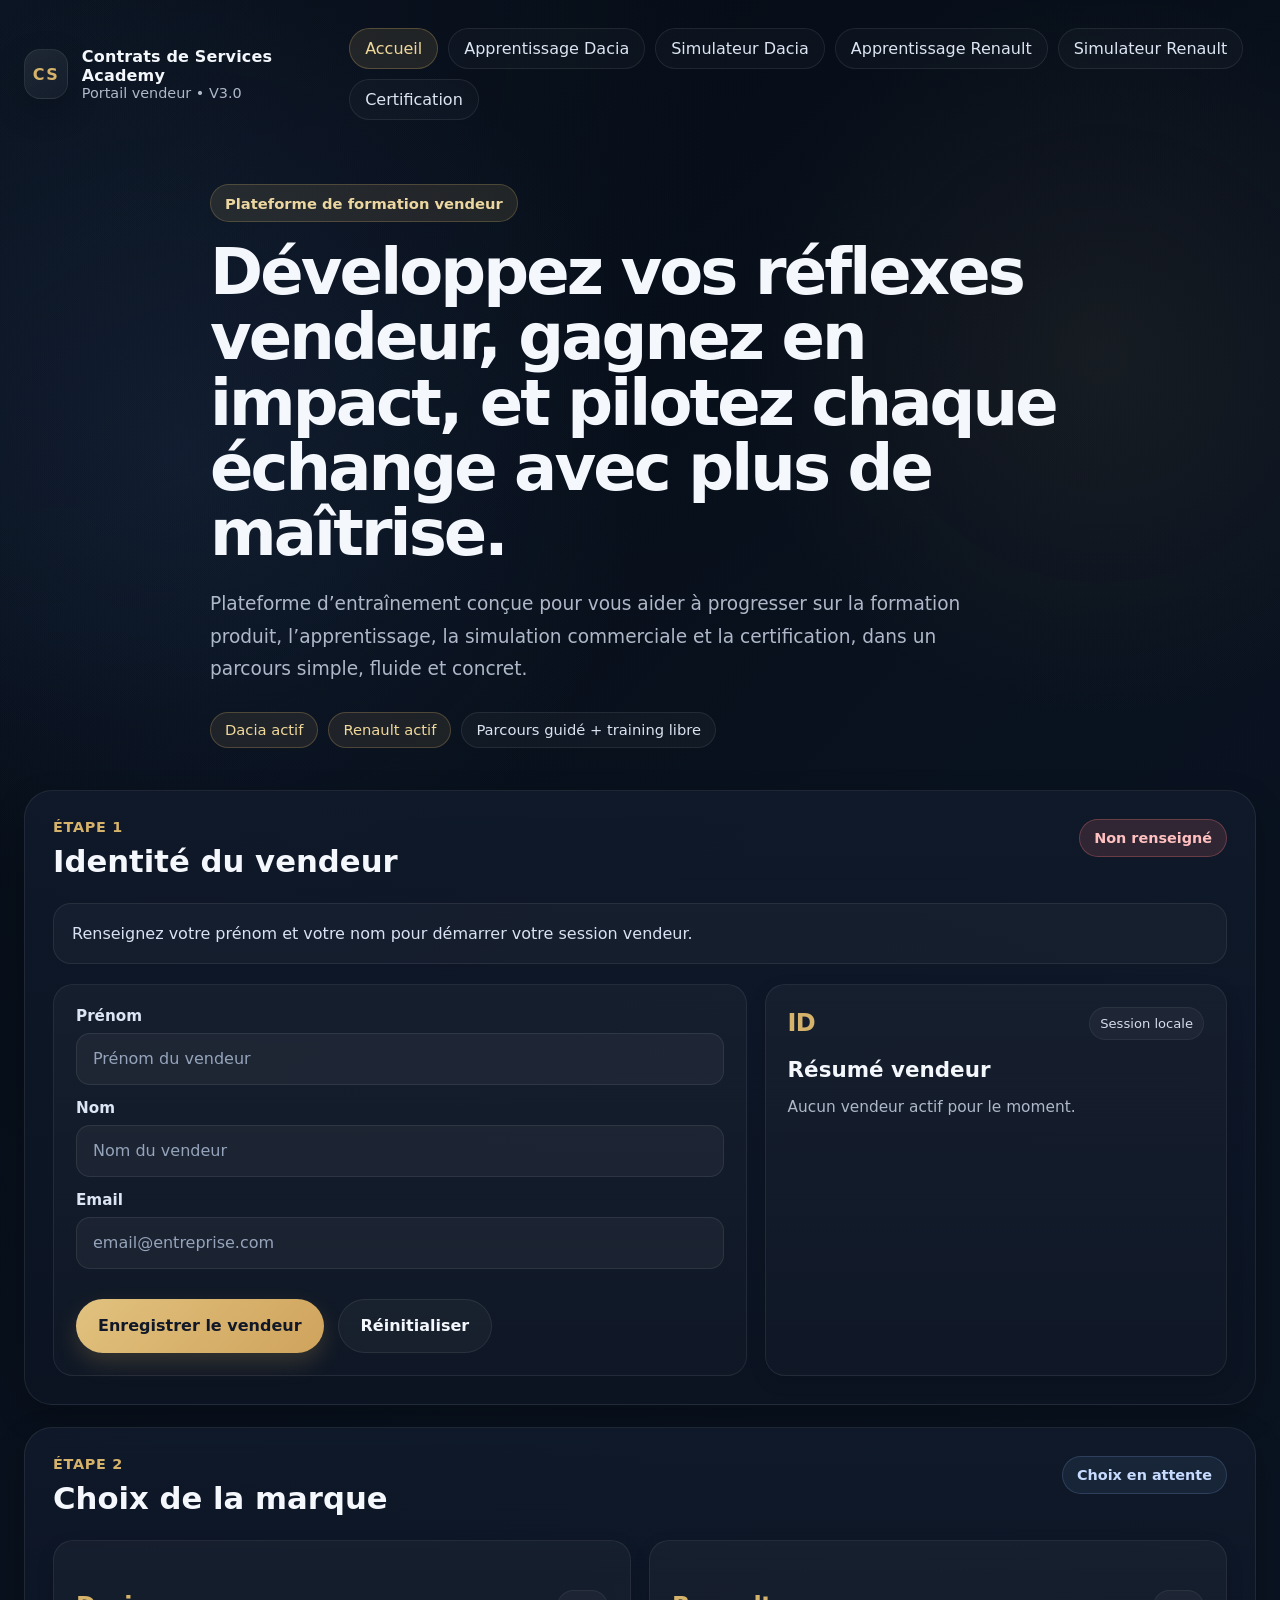
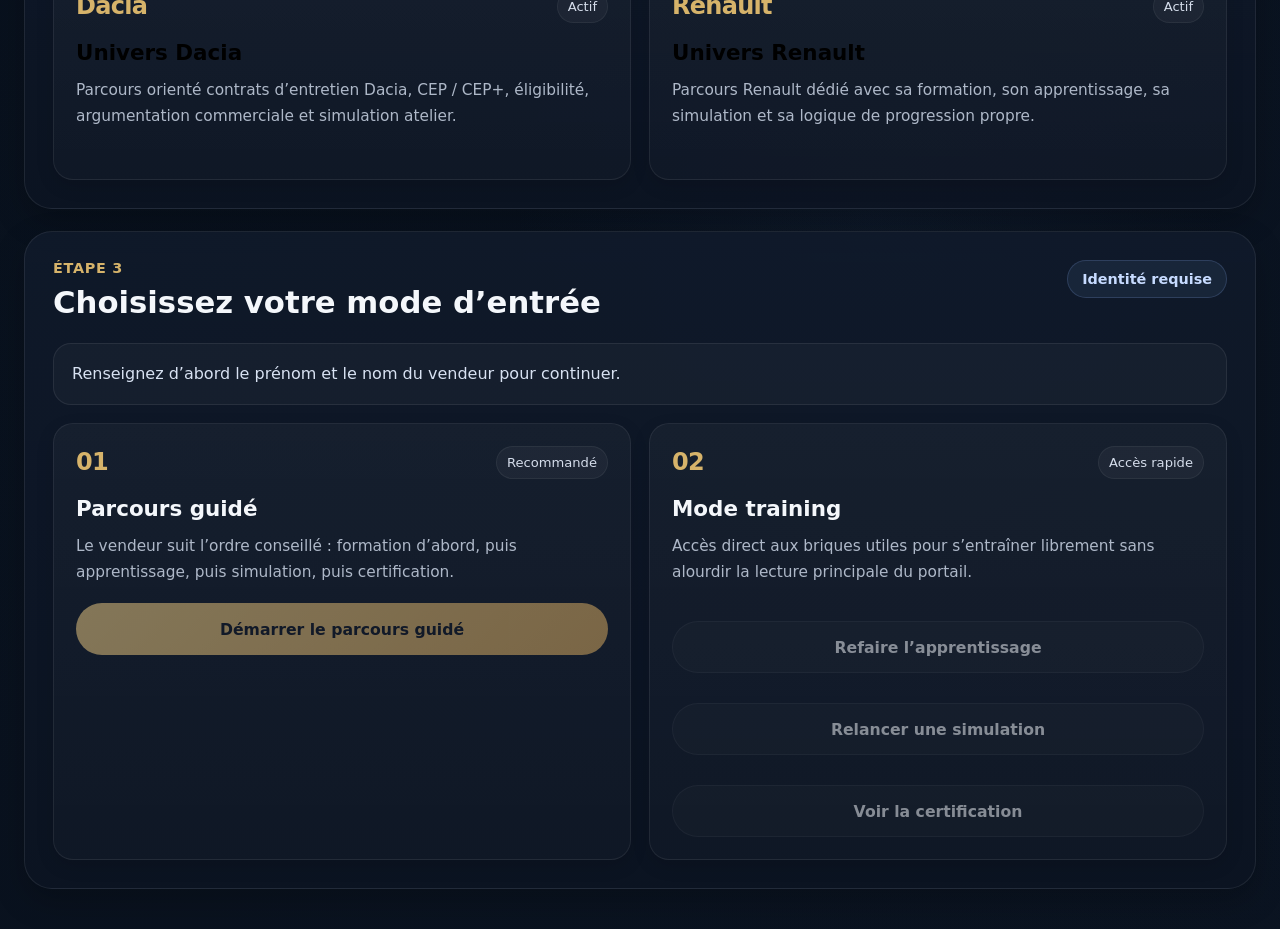
<file: index.html>
<!DOCTYPE html>
<html lang="fr">
<head>
  <meta charset="UTF-8" />
  <meta name="viewport" content="width=device-width, initial-scale=1.0" />
  <title>Plateforme de formation et certification vendeurs contrats de services</title>
  <link rel="stylesheet" href="home.css" />
</head>
<body>
  <main class="home-page">
    <section class="hero">
      <div class="hero-bg"></div>
      <div class="hero-overlay"></div>

      <header class="hero-header">
        <div class="brand">
          <div class="brand-mark">CS</div>
          <div>
            <div class="brand-name">Contrats de Services Academy</div>
            <div class="brand-sub">Portail vendeur • V3.0</div>
          </div>
        </div>

        <nav class="hero-nav">
          <a href="index.html" class="nav-link active">Accueil</a>
          <a href="formation-dacia.html" class="nav-link" id="headerLearningDaciaLink">Apprentissage Dacia</a>
          <a href="simulateur-dacia.html" class="nav-link" id="headerSimulationDaciaLink">Simulateur Dacia</a>
          <a href="formation-renault.html" class="nav-link" id="headerLearningRenaultLink">Apprentissage Renault</a>
          <a href="simulateur-renault.html" class="nav-link" id="headerSimulationRenaultLink">Simulateur Renault</a>
          <a href="certification.html" class="nav-link">Certification</a>
        </nav>
      </header>

      <div class="hero-content hero-content-simple">
        <div class="hero-kicker">Plateforme de formation vendeur</div>

        <h1>
          Développez vos réflexes vendeur, gagnez en impact, et pilotez chaque échange avec plus de maîtrise.
        </h1>

        <p class="hero-subtitle">
          Plateforme d’entraînement conçue pour vous aider à progresser sur la formation produit,
          l’apprentissage, la simulation commerciale et la certification, dans un parcours simple,
          fluide et concret.
        </p>

        <div class="hero-proof">
          <span class="proof-pill active">Dacia actif</span>
          <span class="proof-pill active">Renault actif</span>
          <span class="proof-pill">Parcours guidé + training libre</span>
        </div>
      </div>

      <section class="journey-section">
        <div class="journey-card">
          <div class="journey-head">
            <div>
              <div class="journey-kicker">Étape 1</div>
              <h2>Identité du vendeur</h2>
            </div>
            <div class="journey-side-badge" id="sellerStatusBadge">Non renseigné</div>
          </div>

          <div class="mode-intro-box" style="margin-bottom: 20px;">
            <p>
              Renseignez votre prénom et votre nom pour démarrer votre session vendeur.
            </p>
          </div>

          <div class="seller-entry-grid">
            <div class="seller-form-card">
              <div class="seller-form-row">
                <label class="seller-label" for="sellerFirstName">Prénom</label>
                <input id="sellerFirstName" class="seller-input" type="text" placeholder="Prénom du vendeur" />
              </div>

              <div class="seller-form-row">
                <label class="seller-label" for="sellerLastName">Nom</label>
                <input id="sellerLastName" class="seller-input" type="text" placeholder="Nom du vendeur" />
              </div>

              <div class="seller-form-row">
                <label class="seller-label" for="sellerEmail">Email</label>
                <input id="sellerEmail" class="seller-input" type="email" placeholder="email@entreprise.com" />
              </div>

              <div class="hero-cta-row">
                <button id="saveSellerBtn" class="btn btn-primary btn-xl" type="button">
                  Enregistrer le vendeur
                </button>
                <button id="resetSellerBtn" class="btn btn-secondary btn-xl" type="button">
                  Réinitialiser
                </button>
              </div>
            </div>

            <div class="step-card premium-step compact-summary-card">
              <div class="step-top">
                <span class="step-number">ID</span>
                <span class="step-tag">Session locale</span>
              </div>
              <h3>Résumé vendeur</h3>
              <p id="sellerSummaryText">
                Aucun vendeur actif pour le moment.
              </p>
            </div>
          </div>
        </div>
      </section>

      <section class="journey-section" id="brandSection">
        <div class="journey-card">
          <div class="journey-head">
            <div>
              <div class="journey-kicker">Étape 2</div>
              <h2>Choix de la marque</h2>
            </div>
            <div class="journey-side-badge" id="brandStatusBadge">Choix en attente</div>
          </div>

          <div class="brand-selection-grid">
            <button class="step-card premium-step brand-card brand-card-active" type="button" id="selectDaciaBtn">
              <div class="step-top">
                <span class="step-number">Dacia</span>
                <span class="step-tag">Actif</span>
              </div>
              <h3>Univers Dacia</h3>
              <p>
                Parcours orienté contrats d’entretien Dacia, CEP / CEP+, éligibilité,
                argumentation commerciale et simulation atelier.
              </p>
            </button>

            <button class="step-card premium-step brand-card brand-card-active" type="button" id="selectRenaultBtn">
              <div class="step-top">
                <span class="step-number">Renault</span>
                <span class="step-tag">Actif</span>
              </div>
              <h3>Univers Renault</h3>
              <p>
                Parcours Renault dédié avec sa formation, son apprentissage,
                sa simulation et sa logique de progression propre.
              </p>
            </button>
          </div>
        </div>
      </section>

      <section class="journey-section" id="modeSection">
        <div class="journey-card">
          <div class="journey-head">
            <div>
              <div class="journey-kicker">Étape 3</div>
              <h2>Choisissez votre mode d’entrée</h2>
            </div>
            <div class="journey-side-badge" id="modeStatusBadge">Sélection en attente</div>
          </div>

          <div class="mode-intro-box">
            <p id="selectedBrandText">
              Aucune marque sélectionnée pour le moment.
            </p>
          </div>

          <div class="mode-grid">
            <div class="step-card premium-step">
              <div class="step-top">
                <span class="step-number">01</span>
                <span class="step-tag">Recommandé</span>
              </div>
              <h3>Parcours guidé</h3>
              <p>
                Le vendeur suit l’ordre conseillé : formation d’abord,
                puis apprentissage, puis simulation, puis certification.
              </p>
              <button id="guidedModeBtn" class="btn btn-primary btn-block" type="button" disabled>
                Démarrer le parcours guidé
              </button>
            </div>

            <div class="step-card premium-step">
              <div class="step-top">
                <span class="step-number">02</span>
                <span class="step-tag">Accès rapide</span>
              </div>
              <h3>Mode training</h3>
              <p>
                Accès direct aux briques utiles pour s’entraîner librement
                sans alourdir la lecture principale du portail.
              </p>

              <div class="training-actions">
                <a id="trainingLearningLink" href="#" class="btn btn-secondary btn-block training-link disabled-link" aria-disabled="true">
                  Refaire l’apprentissage
                </a>
                <a id="trainingSimulationLink" href="#" class="btn btn-secondary btn-block training-link disabled-link" aria-disabled="true">
                  Relancer une simulation
                </a>
                <a id="trainingCertificationLink" href="certification.html" class="btn btn-secondary btn-block training-link disabled-link" aria-disabled="true">
                  Voir la certification
                </a>
              </div>
            </div>
          </div>
        </div>
      </section>
    </section>
  </main>

  <script>
    document.addEventListener("DOMContentLoaded", () => {
      const sellerFirstName = document.getElementById("sellerFirstName");
      const sellerLastName = document.getElementById("sellerLastName");
      const sellerEmail = document.getElementById("sellerEmail");
      const saveSellerBtn = document.getElementById("saveSellerBtn");
      const resetSellerBtn = document.getElementById("resetSellerBtn");

      const sellerSummaryText = document.getElementById("sellerSummaryText");
      const sellerStatusBadge = document.getElementById("sellerStatusBadge");

      const brandStatusBadge = document.getElementById("brandStatusBadge");
      const modeStatusBadge = document.getElementById("modeStatusBadge");
      const selectedBrandText = document.getElementById("selectedBrandText");

      const selectDaciaBtn = document.getElementById("selectDaciaBtn");
      const selectRenaultBtn = document.getElementById("selectRenaultBtn");

      const guidedModeBtn = document.getElementById("guidedModeBtn");
      const trainingLearningLink = document.getElementById("trainingLearningLink");
      const trainingSimulationLink = document.getElementById("trainingSimulationLink");
      const trainingCertificationLink = document.getElementById("trainingCertificationLink");

      const headerLearningDaciaLink = document.getElementById("headerLearningDaciaLink");
      const headerSimulationDaciaLink = document.getElementById("headerSimulationDaciaLink");
      const headerLearningRenaultLink = document.getElementById("headerLearningRenaultLink");
      const headerSimulationRenaultLink = document.getElementById("headerSimulationRenaultLink");

      const sellerKeys = [
        "seller_first_name",
        "seller_last_name",
        "seller_email"
      ];

      const sellerScoreKeys = [
        "qcm_dacia_score",
        "qcm_dacia_total",
        "qcm_dacia_percent",
        "simulator_last_score",
        "simulator_best_score",
        "qcm_renault_score",
        "qcm_renault_total",
        "qcm_renault_percent",
        "simulator_renault_last_score",
        "simulator_renault_best_score"
      ];

      const brandKey = "selected_brand";

      const guidedConfig = {
        dacia: {
          nextPage: "formation-dacia.html"
        },
        renault: {
          nextPage: "formation-renault.html"
        }
      };

      function getStoredSeller() {
        return {
          firstName: (localStorage.getItem("seller_first_name") || "").trim(),
          lastName: (localStorage.getItem("seller_last_name") || "").trim(),
          email: (localStorage.getItem("seller_email") || "").trim()
        };
      }

      function getSellerDisplayName() {
        const seller = getStoredSeller();
        return `${seller.firstName} ${seller.lastName}`.trim();
      }

      function hasSellerIdentity() {
        const seller = getStoredSeller();
        return Boolean(seller.firstName && seller.lastName);
      }

      function getSelectedBrand() {
        return (localStorage.getItem(brandKey) || "").trim();
      }

      function fillFormFromStorage() {
        const seller = getStoredSeller();
        sellerFirstName.value = seller.firstName;
        sellerLastName.value = seller.lastName;
        sellerEmail.value = seller.email;
      }

      function clearSellerScores() {
        sellerScoreKeys.forEach((key) => localStorage.removeItem(key));
      }

      function setTrainingLinksEnabled(enabled) {
        const links = [
          trainingLearningLink,
          trainingSimulationLink,
          trainingCertificationLink
        ];

        links.forEach((link) => {
          if (enabled) {
            link.classList.remove("disabled-link");
            link.setAttribute("aria-disabled", "false");
            link.tabIndex = 0;
          } else {
            link.classList.add("disabled-link");
            link.setAttribute("aria-disabled", "true");
            link.tabIndex = -1;
          }
        });
      }

      function updateLinksForBrand(brand) {
        if (brand === "dacia") {
          trainingLearningLink.href = "formation-dacia.html";
          trainingSimulationLink.href = "simulateur-dacia.html";
          return;
        }

        if (brand === "renault") {
          trainingLearningLink.href = "formation-renault.html";
          trainingSimulationLink.href = "simulateur-renault.html";
          return;
        }

        trainingLearningLink.href = "#";
        trainingSimulationLink.href = "#";
      }

      function renderSellerSummary() {
        const seller = getStoredSeller();
        const hasSeller = seller.firstName && seller.lastName;

        if (hasSeller) {
          sellerSummaryText.textContent =
            `Vendeur actif : ${seller.firstName} ${seller.lastName}${seller.email ? ` • ${seller.email}` : ""}. Les résultats enregistrés sur ce navigateur seront rattachés à cette session vendeur.`;
          sellerStatusBadge.textContent = "Vendeur enregistré";
          sellerStatusBadge.classList.add("status-certified");
          sellerStatusBadge.classList.remove("status-locked");
        } else {
          sellerSummaryText.textContent = "Aucun vendeur actif pour le moment.";
          sellerStatusBadge.textContent = "Non renseigné";
          sellerStatusBadge.classList.add("status-locked");
          sellerStatusBadge.classList.remove("status-certified");
        }
      }

      function renderBrandSelection() {
        const selectedBrand = getSelectedBrand();

        selectDaciaBtn.classList.toggle("selected-brand", selectedBrand === "dacia");
        selectRenaultBtn.classList.toggle("selected-brand", selectedBrand === "renault");

        if (selectedBrand === "dacia") {
          brandStatusBadge.textContent = "Dacia sélectionné";
        } else if (selectedBrand === "renault") {
          brandStatusBadge.textContent = "Renault sélectionné";
        } else {
          brandStatusBadge.textContent = "Choix en attente";
        }
      }

      function renderModeState() {
        const sellerReady = hasSellerIdentity();
        const selectedBrand = getSelectedBrand();
        const sellerName = getSellerDisplayName();

        updateLinksForBrand(selectedBrand);

        if (!sellerReady) {
          selectedBrandText.textContent =
            "Renseignez d’abord le prénom et le nom du vendeur pour continuer.";
          modeStatusBadge.textContent = "Identité requise";
          guidedModeBtn.disabled = true;
          setTrainingLinksEnabled(false);
          return;
        }

        if (!selectedBrand) {
          selectedBrandText.textContent =
            `Vendeur actif : ${sellerName}. Choisissez maintenant une marque pour ouvrir le bon environnement.`;
          modeStatusBadge.textContent = "Marque requise";
          guidedModeBtn.disabled = true;
          setTrainingLinksEnabled(false);
          return;
        }

        if (selectedBrand === "dacia") {
          selectedBrandText.textContent =
            `Vendeur actif : ${sellerName}. Marque sélectionnée : Dacia. Vous pouvez soit démarrer le parcours guidé, soit accéder directement aux briques du training.`;
          modeStatusBadge.textContent = "Dacia prêt";
          guidedModeBtn.disabled = false;
          setTrainingLinksEnabled(true);
          return;
        }

        if (selectedBrand === "renault") {
          selectedBrandText.textContent =
            `Vendeur actif : ${sellerName}. Marque sélectionnée : Renault. Vous pouvez soit démarrer le parcours guidé, soit accéder directement aux briques du training.`;
          modeStatusBadge.textContent = "Renault prêt";
          guidedModeBtn.disabled = false;
          setTrainingLinksEnabled(true);
        }
      }

      function refreshScreen() {
        renderSellerSummary();
        renderBrandSelection();
        renderModeState();
      }

      function saveSeller() {
        const firstName = sellerFirstName.value.trim();
        const lastName = sellerLastName.value.trim();
        const email = sellerEmail.value.trim();

        if (!firstName || !lastName) {
          alert("Merci de renseigner au minimum le prénom et le nom du vendeur.");
          return;
        }

        const previousSeller = getStoredSeller();
        const sellerChanged =
          previousSeller.firstName !== firstName ||
          previousSeller.lastName !== lastName ||
          previousSeller.email !== email;

        if (sellerChanged) {
          clearSellerScores();
        }

        localStorage.setItem("seller_first_name", firstName);
        localStorage.setItem("seller_last_name", lastName);
        localStorage.setItem("seller_email", email);

        refreshScreen();
        alert("Vendeur enregistré.");
      }

      function resetSeller() {
        sellerKeys.forEach((key) => localStorage.removeItem(key));
        clearSellerScores();
        localStorage.removeItem(brandKey);

        sellerFirstName.value = "";
        sellerLastName.value = "";
        sellerEmail.value = "";

        refreshScreen();
        alert("Vendeur et scores réinitialisés sur ce navigateur.");
      }

      function selectBrand(brand) {
        if (!hasSellerIdentity()) {
          alert("Merci d’enregistrer d’abord le vendeur avant de choisir une marque.");
          return;
        }

        localStorage.setItem(brandKey, brand);
        refreshScreen();
      }

      function handleTrainingBlocked(event) {
        if (event.currentTarget.classList.contains("disabled-link")) {
          event.preventDefault();

          if (!hasSellerIdentity()) {
            alert("Merci d’enregistrer d’abord le vendeur.");
            return;
          }

          const selectedBrand = getSelectedBrand();

          if (!selectedBrand) {
            alert("Merci de sélectionner une marque avant d’ouvrir une brique.");
          }
        }
      }

      function setBrandAndGo(event, brand) {
        if (!hasSellerIdentity()) {
          event.preventDefault();
          alert("Merci d’enregistrer d’abord le vendeur avant d’ouvrir un module.");
          return;
        }

        localStorage.setItem(brandKey, brand);
      }

      function startGuidedPath() {
        const selectedBrand = getSelectedBrand();

        if (!hasSellerIdentity()) {
          alert("Merci d’enregistrer d’abord le vendeur.");
          return;
        }

        if (!selectedBrand) {
          alert("Merci de sélectionner une marque.");
          return;
        }

        const config = guidedConfig[selectedBrand];

        if (!config) {
          alert("Marque non reconnue. Merci de sélectionner Dacia ou Renault.");
          return;
        }

        window.location.href = config.nextPage;
      }

      saveSellerBtn.addEventListener("click", saveSeller);
      resetSellerBtn.addEventListener("click", resetSeller);

      selectDaciaBtn.addEventListener("click", () => selectBrand("dacia"));
      selectRenaultBtn.addEventListener("click", () => selectBrand("renault"));

      guidedModeBtn.addEventListener("click", startGuidedPath);

      trainingLearningLink.addEventListener("click", handleTrainingBlocked);
      trainingSimulationLink.addEventListener("click", handleTrainingBlocked);
      trainingCertificationLink.addEventListener("click", handleTrainingBlocked);

      headerLearningDaciaLink.addEventListener("click", (event) => setBrandAndGo(event, "dacia"));
      headerSimulationDaciaLink.addEventListener("click", (event) => setBrandAndGo(event, "dacia"));
      headerLearningRenaultLink.addEventListener("click", (event) => setBrandAndGo(event, "renault"));
      headerSimulationRenaultLink.addEventListener("click", (event) => setBrandAndGo(event, "renault"));

      fillFormFromStorage();
      refreshScreen();
    });
  </script>
</body>
</html>
</file>
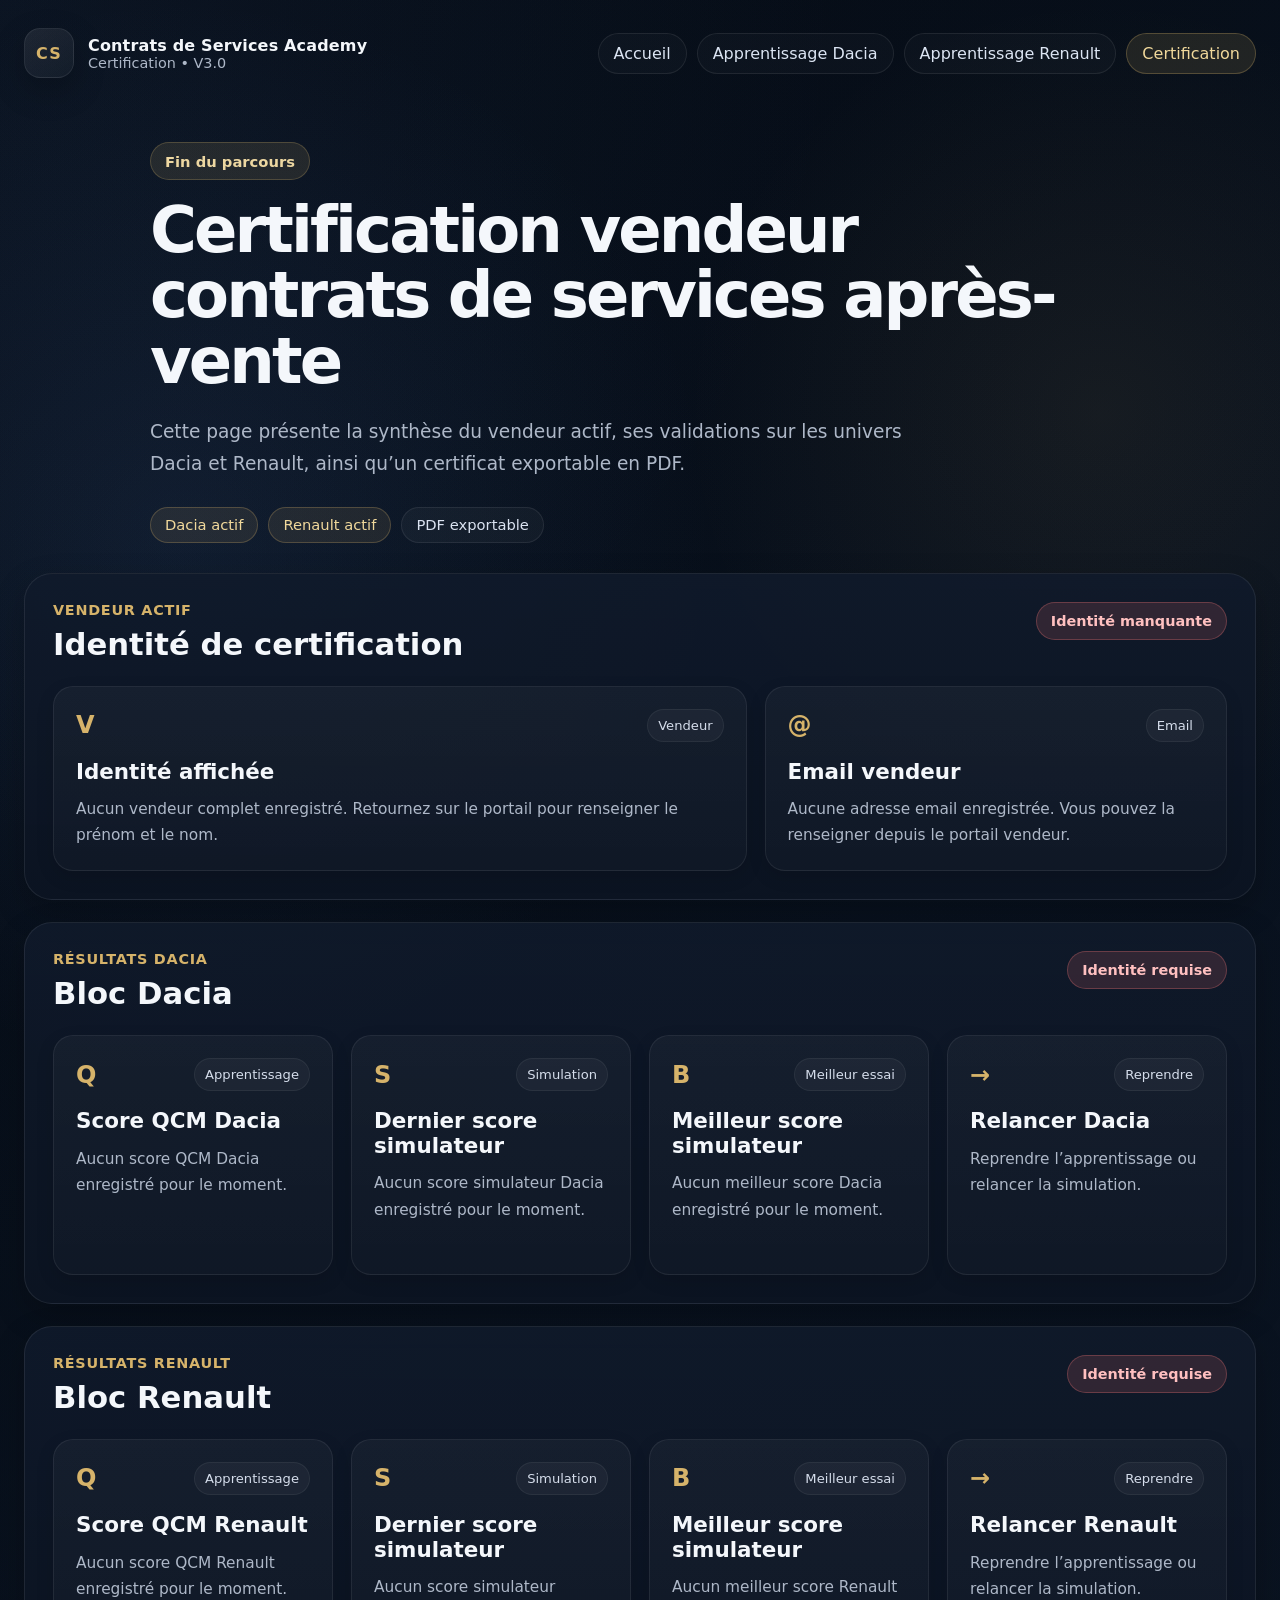
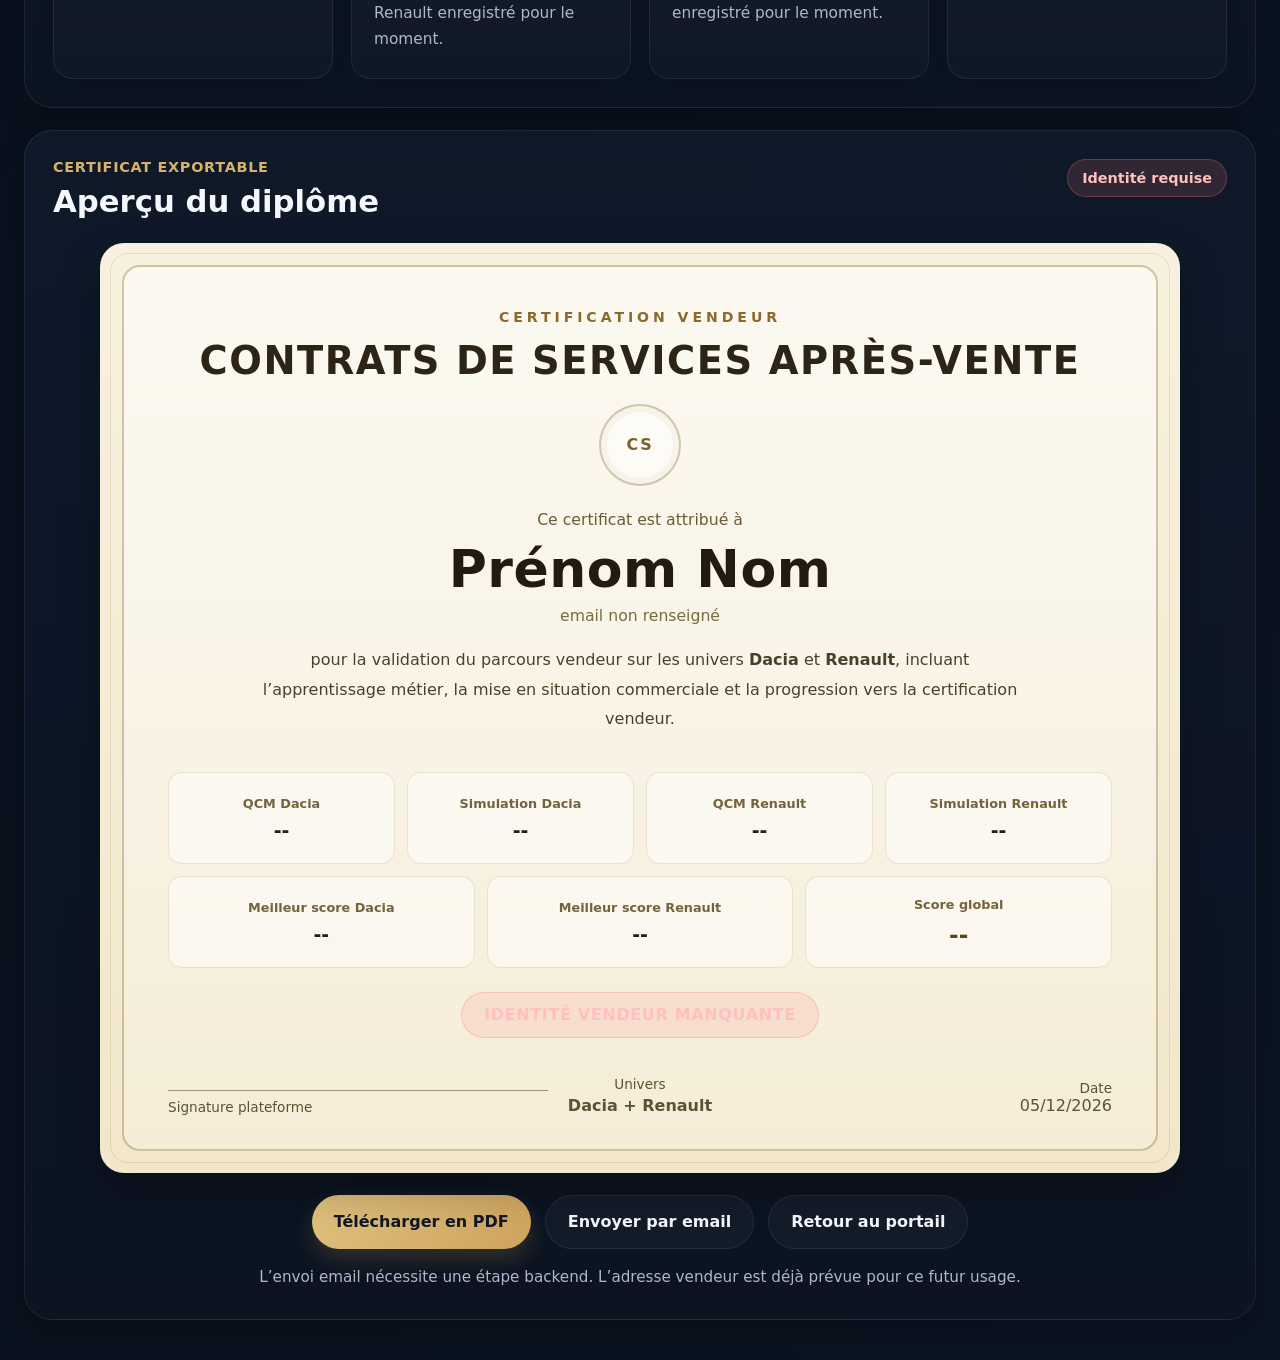
<file: certification.html>
<!DOCTYPE html>
<html lang="fr">
<head>
  <meta charset="UTF-8" />
  <meta name="viewport" content="width=device-width, initial-scale=1.0" />
  <title>Certification - Contrats de services</title>
  <link rel="stylesheet" href="home.css" />
</head>
<body>
  <main class="home-page">
    <section class="hero certification-page">
      <div class="hero-bg"></div>
      <div class="hero-overlay"></div>

      <header class="hero-header">
        <div class="brand">
          <div class="brand-mark">CS</div>
          <div>
            <div class="brand-name">Contrats de Services Academy</div>
            <div class="brand-sub">Certification • V3.0</div>
          </div>
        </div>

        <nav class="hero-nav">
          <a href="index.html" class="nav-link">Accueil</a>
          <a href="learning-dacia.html" class="nav-link">Apprentissage Dacia</a>
          <a href="learning-renault.html" class="nav-link">Apprentissage Renault</a>
          <a href="certification.html" class="nav-link active">Certification</a>
        </nav>
      </header>

      <div class="hero-content certification-hero-content">
        <div class="hero-kicker">Fin du parcours</div>

        <h1>
          Certification vendeur
          <br />
          contrats de services après-vente
        </h1>

        <p class="hero-subtitle">
          Cette page présente la synthèse du vendeur actif, ses validations
          sur les univers Dacia et Renault, ainsi qu’un certificat exportable en PDF.
        </p>

        <div class="hero-proof">
          <span class="proof-pill active">Dacia actif</span>
          <span class="proof-pill active">Renault actif</span>
          <span class="proof-pill">PDF exportable</span>
        </div>
      </div>

      <section class="journey-section">
        <div class="journey-card">
          <div class="journey-head">
            <div>
              <div class="journey-kicker">Vendeur actif</div>
              <h2>Identité de certification</h2>
            </div>
            <div class="journey-side-badge" id="sellerIdentityBadge">À vérifier</div>
          </div>

          <div class="seller-entry-grid">
            <div class="step-card premium-step compact-summary-card">
              <div class="step-top">
                <span class="step-number">V</span>
                <span class="step-tag">Vendeur</span>
              </div>
              <h3>Identité affichée</h3>
              <p id="sellerIdentityText">Aucun vendeur enregistré pour le moment.</p>
            </div>

            <div class="step-card premium-step compact-summary-card">
              <div class="step-top">
                <span class="step-number">@</span>
                <span class="step-tag">Email</span>
              </div>
              <h3>Email vendeur</h3>
              <p id="sellerEmailText">Aucune adresse email enregistrée.</p>
            </div>
          </div>
        </div>
      </section>

      <section class="journey-section">
        <div class="journey-card">
          <div class="journey-head">
            <div>
              <div class="journey-kicker">Résultats Dacia</div>
              <h2>Bloc Dacia</h2>
            </div>
            <div class="journey-side-badge" id="daciaStatusBadge">En cours</div>
          </div>

          <div class="journey-grid">
            <div class="step-card premium-step">
              <div class="step-top">
                <span class="step-number">Q</span>
                <span class="step-tag">Apprentissage</span>
              </div>
              <h3>Score QCM Dacia</h3>
              <p id="qcmDaciaScoreText">Aucun score enregistré pour le moment.</p>
            </div>

            <div class="step-card premium-step">
              <div class="step-top">
                <span class="step-number">S</span>
                <span class="step-tag">Simulation</span>
              </div>
              <h3>Dernier score simulateur</h3>
              <p id="simDaciaScoreText">Aucun score enregistré pour le moment.</p>
            </div>

            <div class="step-card premium-step">
              <div class="step-top">
                <span class="step-number">B</span>
                <span class="step-tag">Meilleur essai</span>
              </div>
              <h3>Meilleur score simulateur</h3>
              <p id="bestDaciaSimScoreText">Aucun meilleur score enregistré pour le moment.</p>
            </div>

            <div class="step-card premium-step">
              <div class="step-top">
                <span class="step-number">→</span>
                <span class="step-tag">Reprendre</span>
              </div>
              <h3>Relancer Dacia</h3>
              <p>
                <a href="learning-dacia.html">Reprendre l’apprentissage</a>
                ou
                <a href="simulateur-dacia.html">relancer la simulation</a>.
              </p>
            </div>
          </div>
        </div>
      </section>

      <section class="journey-section">
        <div class="journey-card">
          <div class="journey-head">
            <div>
              <div class="journey-kicker">Résultats Renault</div>
              <h2>Bloc Renault</h2>
            </div>
            <div class="journey-side-badge" id="renaultStatusBadge">En cours</div>
          </div>

          <div class="journey-grid">
            <div class="step-card premium-step">
              <div class="step-top">
                <span class="step-number">Q</span>
                <span class="step-tag">Apprentissage</span>
              </div>
              <h3>Score QCM Renault</h3>
              <p id="qcmRenaultScoreText">Aucun score enregistré pour le moment.</p>
            </div>

            <div class="step-card premium-step">
              <div class="step-top">
                <span class="step-number">S</span>
                <span class="step-tag">Simulation</span>
              </div>
              <h3>Dernier score simulateur</h3>
              <p id="simRenaultScoreText">Aucun score enregistré pour le moment.</p>
            </div>

            <div class="step-card premium-step">
              <div class="step-top">
                <span class="step-number">B</span>
                <span class="step-tag">Meilleur essai</span>
              </div>
              <h3>Meilleur score simulateur</h3>
              <p id="bestRenaultSimScoreText">Aucun meilleur score enregistré pour le moment.</p>
            </div>

            <div class="step-card premium-step">
              <div class="step-top">
                <span class="step-number">→</span>
                <span class="step-tag">Reprendre</span>
              </div>
              <h3>Relancer Renault</h3>
              <p>
                <a href="learning-renault.html">Reprendre l’apprentissage</a>
                ou
                <a href="simulateur-renault.html">relancer la simulation</a>.
              </p>
            </div>
          </div>
        </div>
      </section>

      <section class="journey-section certification-certificate-section">
        <div class="journey-card">
          <div class="journey-head">
            <div>
              <div class="journey-kicker">Certificat exportable</div>
              <h2>Aperçu du diplôme</h2>
            </div>
            <div class="journey-side-badge" id="globalStatusBadge">En cours</div>
          </div>

          <div class="certificate-wrapper">
            <div id="certificatePrintable" class="certificate-printable">
              <div class="certificate-frame">
                <div class="certificate-inner">
                  <div class="certificate-topline">CERTIFICATION VENDEUR</div>
                  <div class="certificate-title">CONTRATS DE SERVICES APRÈS-VENTE</div>

                  <div class="certificate-seal-row">
                    <div class="certificate-seal">CS</div>
                  </div>

                  <div class="certificate-subline">Ce certificat est attribué à</div>
                  <div class="certificate-recipient" id="certificateRecipient">Prénom Nom</div>
                  <div class="certificate-email" id="certificateEmail">email@entreprise.com</div>

                  <div class="certificate-body-text">
                    pour la validation du parcours vendeur sur les univers
                    <strong>Dacia</strong> et <strong>Renault</strong>, incluant l’apprentissage métier,
                    la mise en situation commerciale et la progression vers la certification vendeur.
                  </div>

                  <div class="certificate-score-grid">
                    <div class="certificate-score-box">
                      <div class="certificate-score-label">QCM Dacia</div>
                      <div class="certificate-score-value" id="certificateQcmDaciaValue">--</div>
                    </div>
                    <div class="certificate-score-box">
                      <div class="certificate-score-label">Simulation Dacia</div>
                      <div class="certificate-score-value" id="certificateSimDaciaValue">--</div>
                    </div>
                    <div class="certificate-score-box">
                      <div class="certificate-score-label">QCM Renault</div>
                      <div class="certificate-score-value" id="certificateQcmRenaultValue">--</div>
                    </div>
                    <div class="certificate-score-box">
                      <div class="certificate-score-label">Simulation Renault</div>
                      <div class="certificate-score-value" id="certificateSimRenaultValue">--</div>
                    </div>
                  </div>

                  <div class="certificate-score-grid">
                    <div class="certificate-score-box">
                      <div class="certificate-score-label">Meilleur score Dacia</div>
                      <div class="certificate-score-value" id="certificateBestDaciaSimValue">--</div>
                    </div>
                    <div class="certificate-score-box">
                      <div class="certificate-score-label">Meilleur score Renault</div>
                      <div class="certificate-score-value" id="certificateBestRenaultSimValue">--</div>
                    </div>
                    <div class="certificate-score-box">
                      <div class="certificate-score-label">Score global</div>
                      <div class="certificate-score-value" id="certificateGlobalValue">--</div>
                    </div>
                  </div>

                  <div class="certificate-result-badge" id="certificateResultBadge">
                    EN COURS DE VALIDATION
                  </div>

                  <div class="certificate-footer-row">
                    <div class="certificate-signature-block">
                      <div class="certificate-signature-line"></div>
                      <div class="certificate-signature-text">Signature plateforme</div>
                    </div>

                    <div class="certificate-center-note">
                      <div class="certificate-center-note-label">Univers</div>
                      <div class="certificate-center-note-value">Dacia + Renault</div>
                    </div>

                    <div class="certificate-date-block">
                      <div class="certificate-date-label">Date</div>
                      <div class="certificate-date-value" id="certificateDateValue">--/--/----</div>
                    </div>
                  </div>
                </div>
              </div>
            </div>
          </div>

          <div class="certification-actions">
            <button id="downloadPdfBtn" class="btn btn-primary btn-xl" type="button">
              Télécharger en PDF
            </button>
            <button id="sendEmailBtn" class="btn btn-secondary btn-xl" type="button">
              Envoyer par email
            </button>
            <a href="index.html" class="btn btn-secondary btn-xl">Retour au portail</a>
          </div>

          <div class="certification-email-note" id="emailNote">
            L’envoi email nécessite une étape backend. L’adresse vendeur est déjà prévue pour ce futur usage.
          </div>
        </div>
      </section>
    </section>
  </main>

  <script src="certification.js"></script>
</body>
</html>
</file>
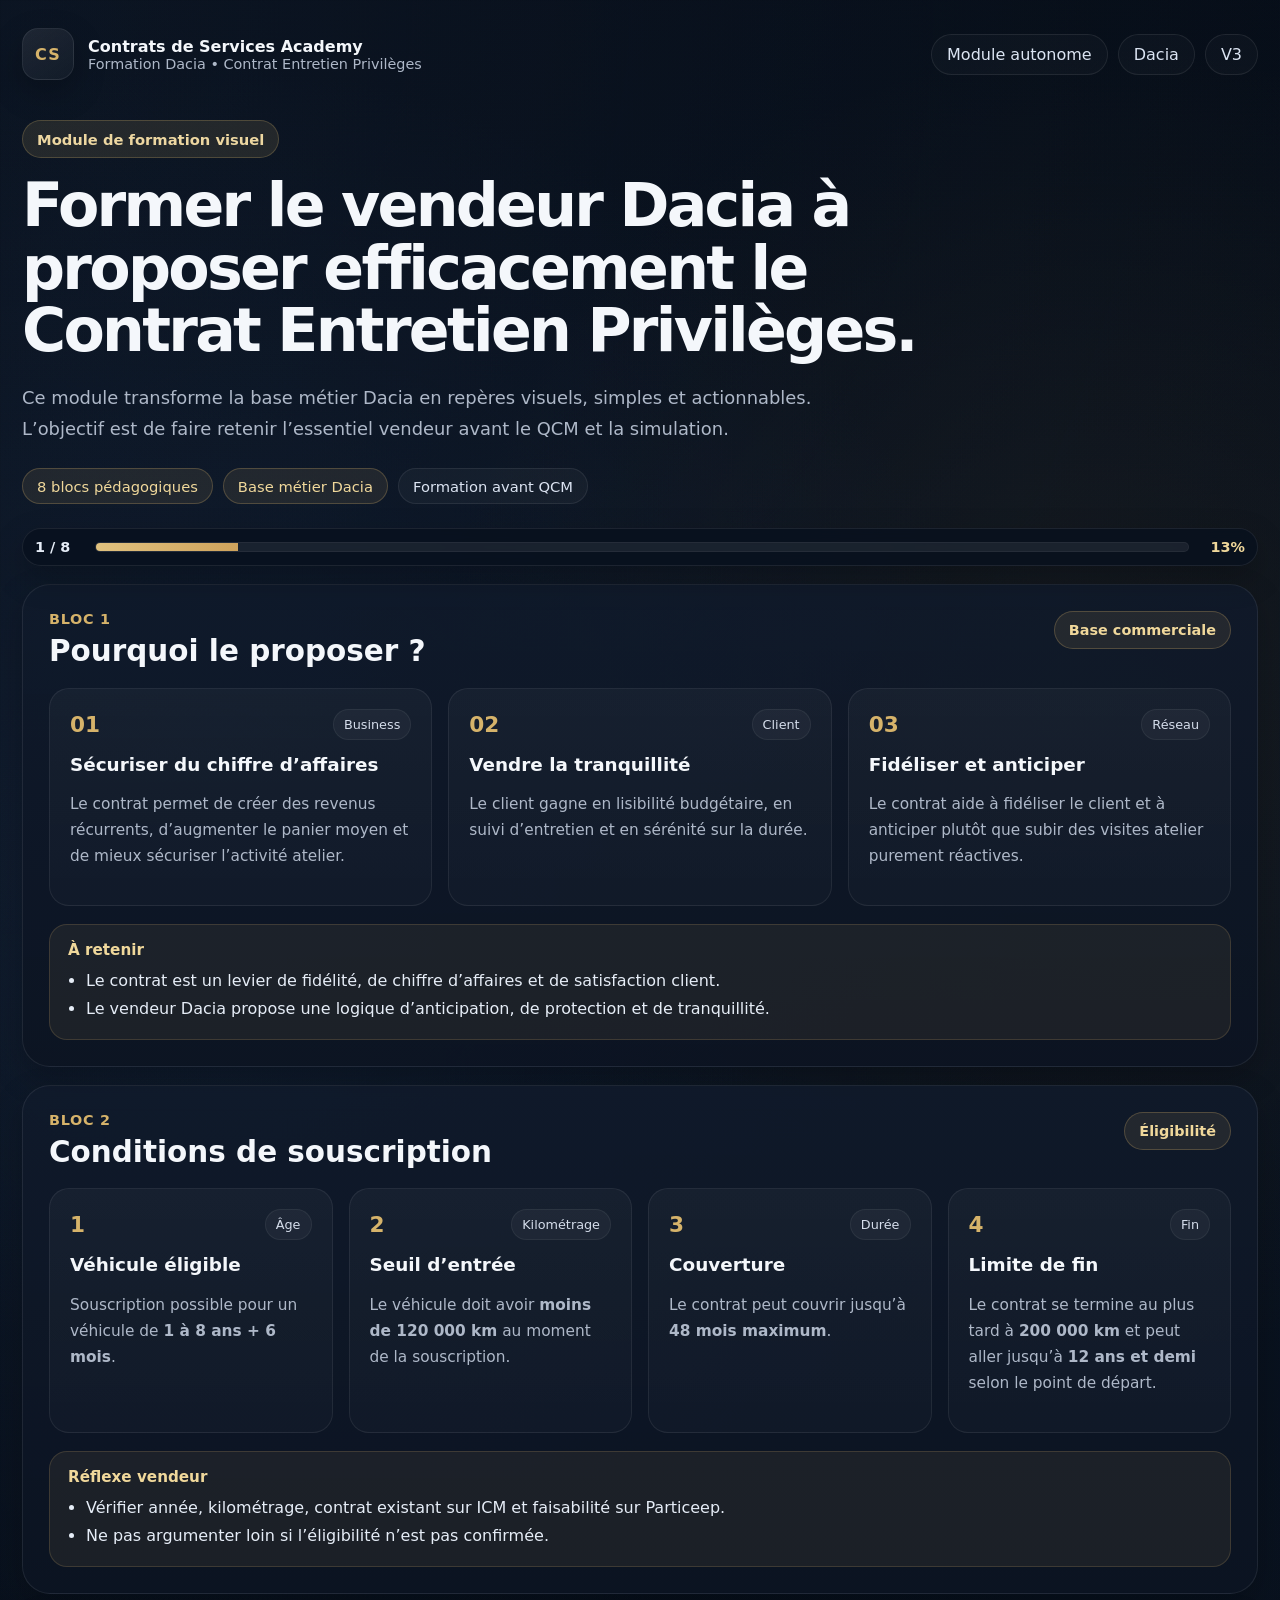
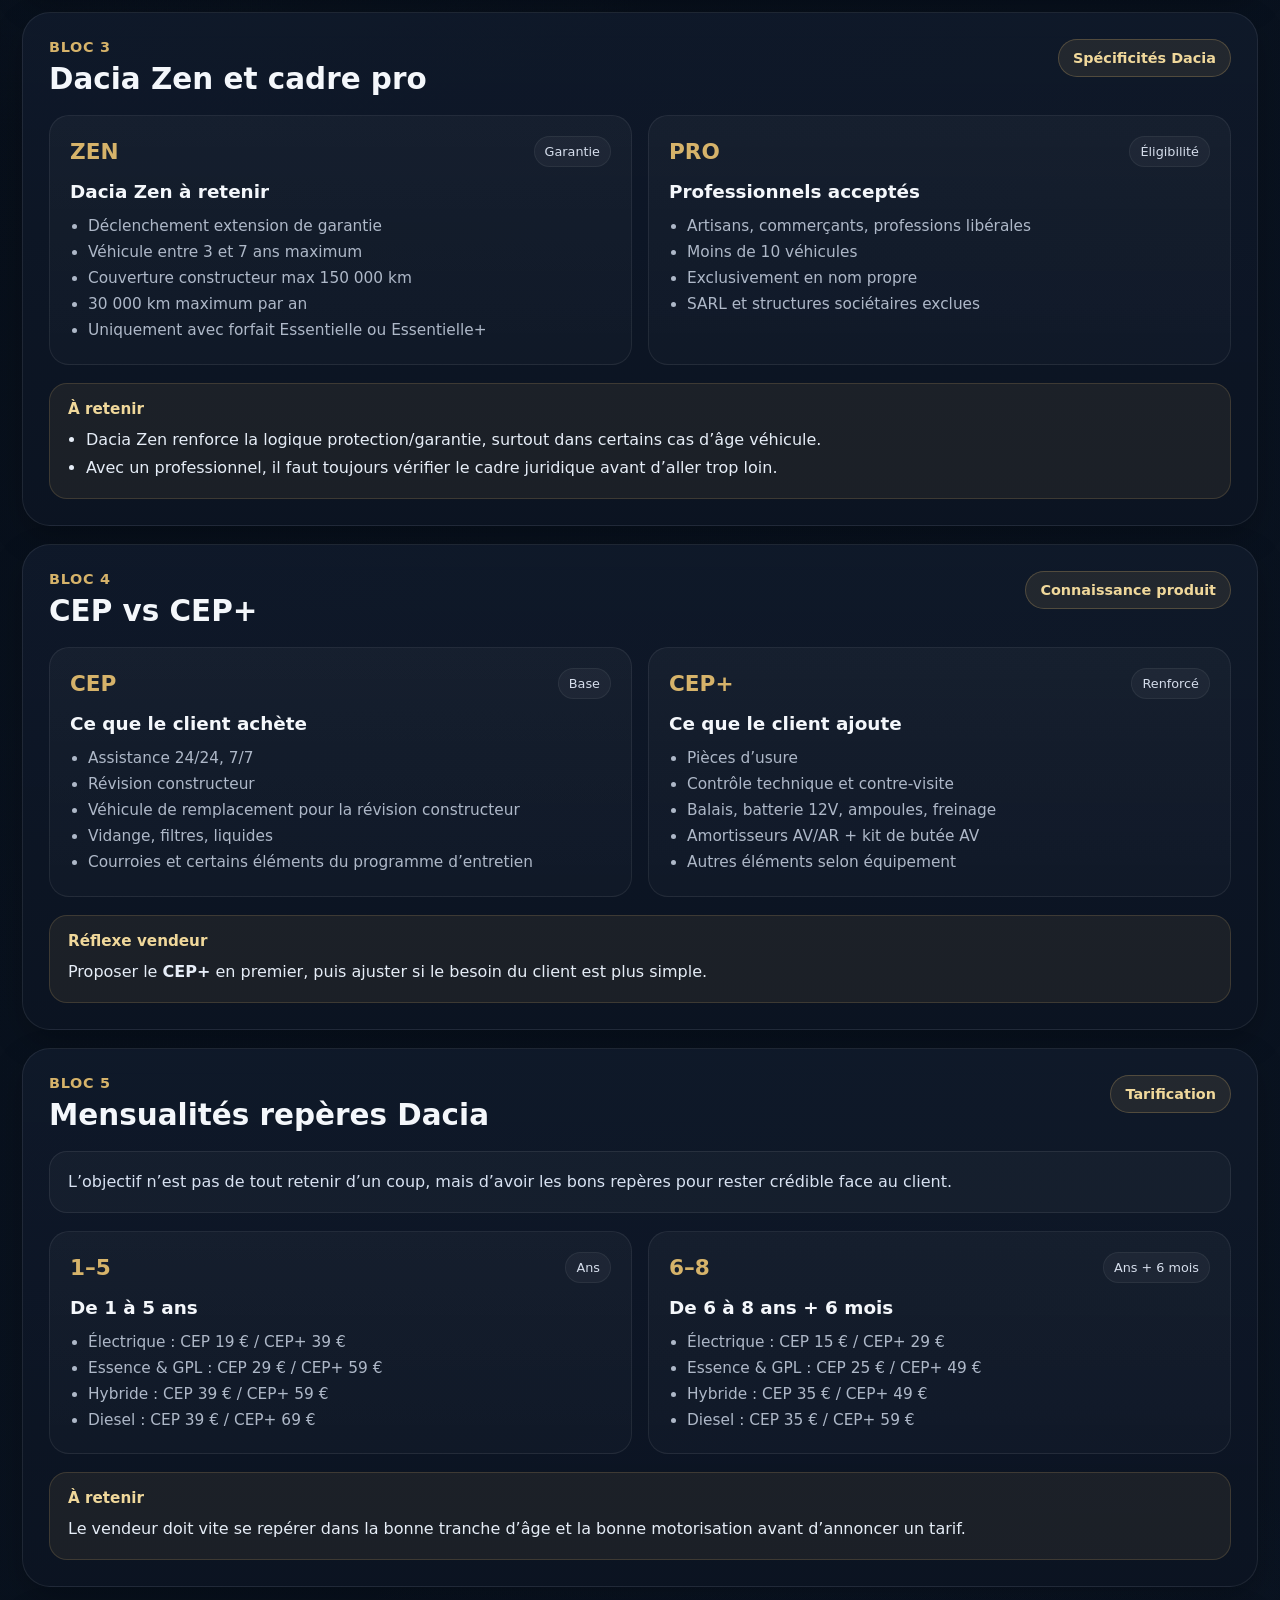
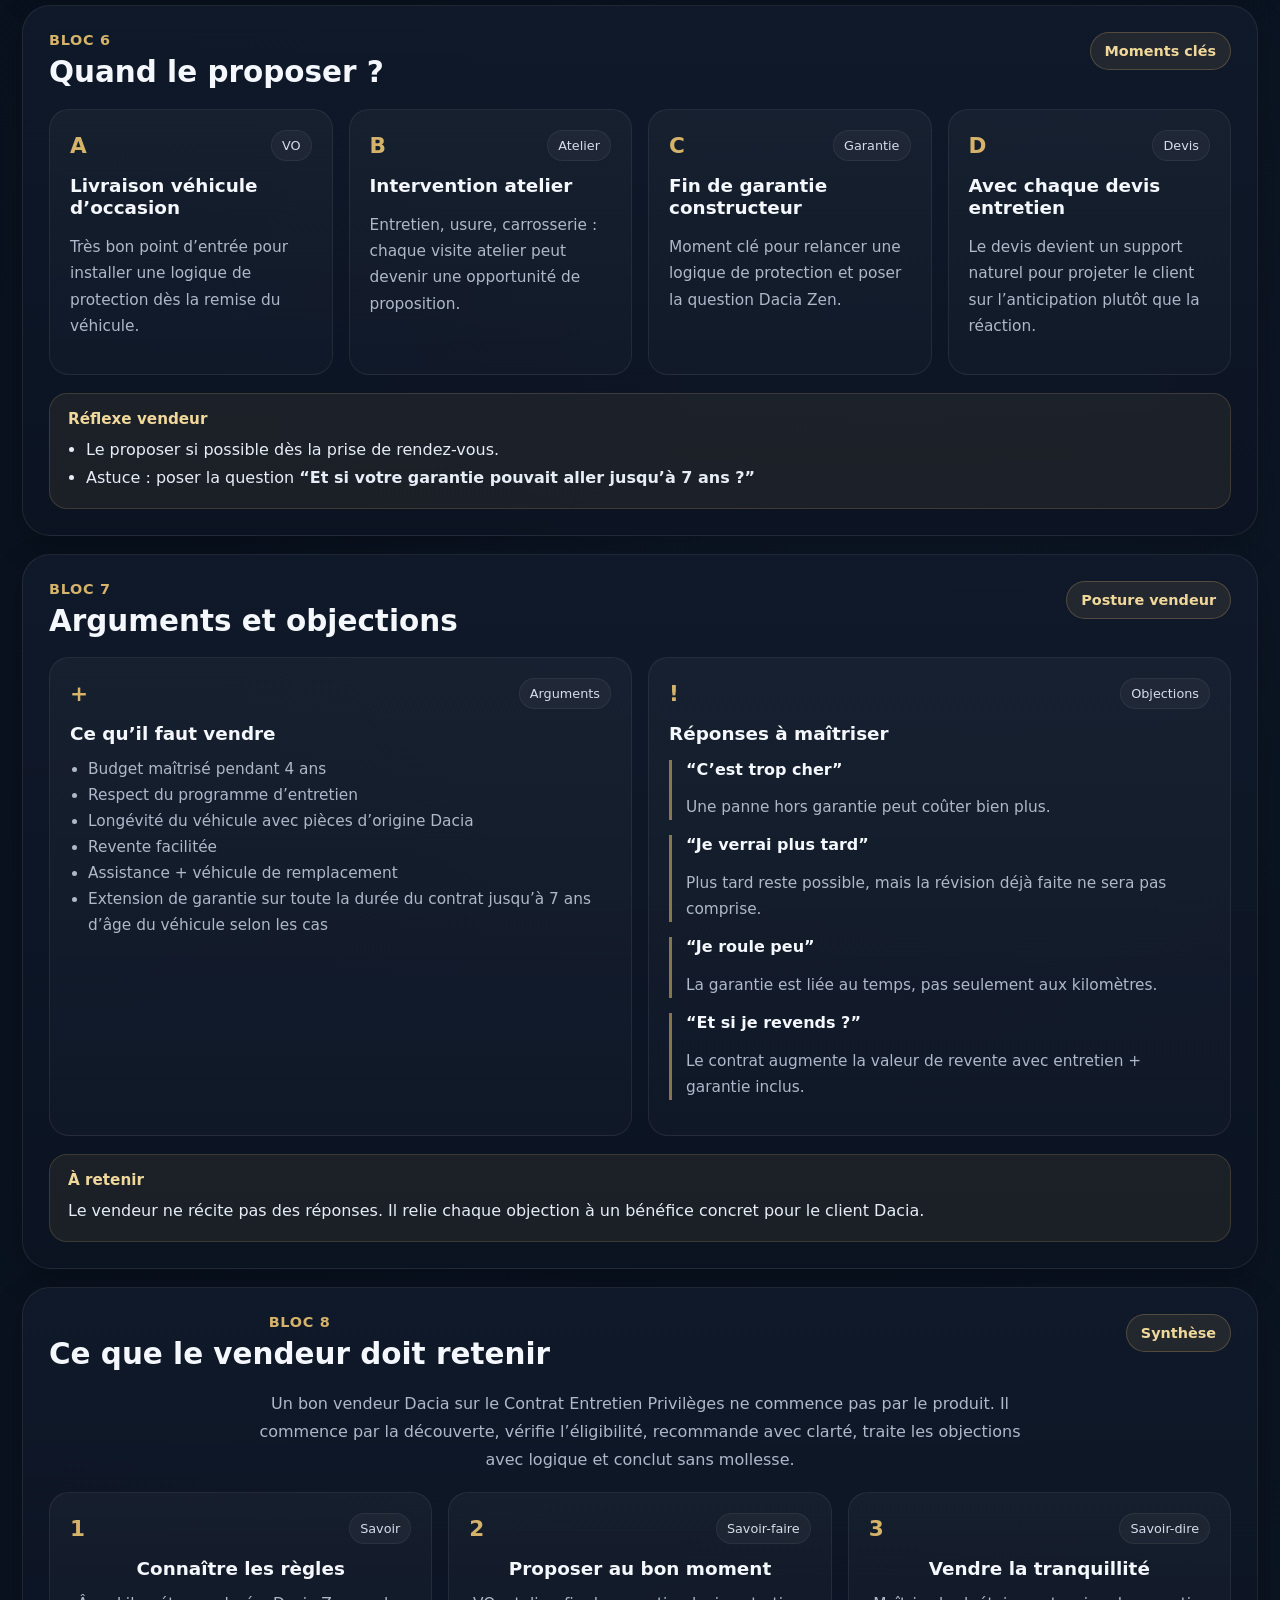
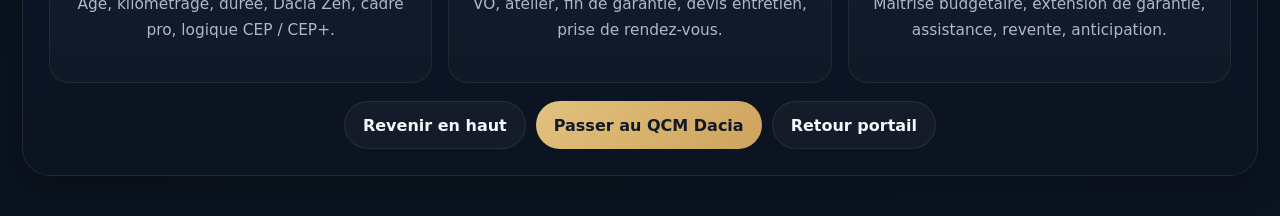
<file: formation-dacia.html>
<!DOCTYPE html>
<html lang="fr">
<head>
  <meta charset="UTF-8" />
  <meta name="viewport" content="width=device-width, initial-scale=1.0" />
  <title>Formation Dacia - Contrat Entretien Privilèges</title>
  <style>
    :root {
      --bg: #08111e;
      --bg-soft: #0d1727;
      --panel: rgba(12, 20, 34, 0.92);
      --panel-soft: rgba(16, 26, 43, 0.88);
      --border: rgba(255, 255, 255, 0.08);
      --text: #f4f7fb;
      --muted: #aeb8c8;
      --accent: #d6b36a;
      --accent-soft: rgba(214, 179, 106, 0.12);
      --shadow: 0 12px 32px rgba(0, 0, 0, 0.22);
      --radius-xl: 28px;
      --radius-lg: 20px;
      --max-width: 1240px;
    }

    * { box-sizing: border-box; }

    html, body {
      margin: 0;
      padding: 0;
      min-height: 100%;
      font-family: Inter, ui-sans-serif, system-ui, -apple-system, BlinkMacSystemFont, "Segoe UI", sans-serif;
      color: var(--text);
      background:
        radial-gradient(circle at top left, rgba(70, 109, 170, 0.12), transparent 26%),
        linear-gradient(135deg, #050b14 0%, #09121f 42%, #0c1625 100%);
    }

    body { overflow-x: hidden; }
    a { color: inherit; text-decoration: none; }
    button { font: inherit; border: none; cursor: pointer; }

    .page {
      min-height: 100vh;
      padding: 28px 22px 40px;
      position: relative;
      overflow-x: hidden;
    }

    .bg {
      position: absolute;
      inset: 0;
      background:
        radial-gradient(circle at 14% 18%, rgba(72, 113, 176, 0.14), transparent 20%),
        radial-gradient(circle at 86% 14%, rgba(214, 179, 106, 0.08), transparent 15%),
        radial-gradient(circle at 68% 72%, rgba(90, 135, 205, 0.06), transparent 18%);
      pointer-events: none;
    }

    .overlay {
      position: absolute;
      inset: 0;
      background: linear-gradient(
        180deg,
        rgba(5, 10, 18, 0.18) 0%,
        rgba(5, 10, 18, 0.05) 24%,
        rgba(5, 10, 18, 0.2) 100%
      );
      pointer-events: none;
    }

    .container {
      position: relative;
      z-index: 2;
      max-width: var(--max-width);
      margin: 0 auto;
    }

    .header {
      display: flex;
      align-items: center;
      justify-content: space-between;
      gap: 18px;
      flex-wrap: wrap;
      margin-bottom: 40px;
    }

    .brand {
      display: flex;
      align-items: center;
      gap: 14px;
    }

    .brand-mark {
      width: 52px;
      height: 52px;
      border-radius: 16px;
      display: grid;
      place-items: center;
      background: linear-gradient(145deg, rgba(255,255,255,0.08), rgba(255,255,255,0.03));
      border: 1px solid var(--border);
      box-shadow: var(--shadow);
      color: var(--accent);
      font-weight: 800;
      letter-spacing: 0.08em;
    }

    .brand-name {
      font-size: 1rem;
      font-weight: 700;
    }

    .brand-sub {
      font-size: 0.9rem;
      color: var(--muted);
    }

    .nav {
      display: flex;
      gap: 10px;
      flex-wrap: wrap;
    }

    .nav-pill {
      padding: 10px 15px;
      border-radius: 999px;
      border: 1px solid var(--border);
      background: rgba(255,255,255,0.025);
      color: #dce5f3;
    }

    .hero {
      margin-bottom: 24px;
    }

    .kicker {
      display: inline-flex;
      align-items: center;
      min-height: 38px;
      padding: 0 14px;
      border-radius: 999px;
      margin-bottom: 16px;
      background: var(--accent-soft);
      border: 1px solid rgba(214, 179, 106, 0.24);
      color: #edd7a1;
      font-size: 0.92rem;
      font-weight: 700;
    }

    h1 {
      margin: 0;
      font-size: clamp(2.2rem, 4.7vw, 4.3rem);
      line-height: 1.04;
      letter-spacing: -0.045em;
      max-width: 980px;
    }

    .subtitle {
      margin: 20px 0 0;
      max-width: 820px;
      font-size: clamp(1rem, 1.6vw, 1.12rem);
      line-height: 1.75;
      color: var(--muted);
    }

    .proof {
      display: flex;
      flex-wrap: wrap;
      gap: 10px;
      margin-top: 24px;
    }

    .proof-pill {
      display: inline-flex;
      align-items: center;
      min-height: 36px;
      padding: 0 14px;
      border-radius: 999px;
      background: rgba(255,255,255,0.035);
      border: 1px solid var(--border);
      color: #dbe3f1;
      font-size: 0.92rem;
    }

    .proof-pill.active {
      background: rgba(214, 179, 106, 0.1);
      border-color: rgba(214, 179, 106, 0.26);
      color: #f0d89b;
    }

    .sticky-progress {
      position: sticky;
      top: 10px;
      z-index: 20;
      margin: 22px 0 18px;
    }

    .sticky-progress-inner {
      display: flex;
      align-items: center;
      gap: 12px;
      padding: 10px 12px;
      border-radius: 999px;
      background: rgba(8, 17, 30, 0.82);
      backdrop-filter: blur(8px);
      border: 1px solid rgba(255,255,255,0.08);
      box-shadow: var(--shadow);
    }

    .progress-label,
    .progress-pct {
      font-size: 0.9rem;
      font-weight: 700;
      white-space: nowrap;
      color: #e6edf7;
    }

    .progress-label {
      min-width: 48px;
      text-align: left;
    }

    .progress-pct {
      min-width: 44px;
      text-align: right;
      color: #f0d89b;
    }

    .progress-shell {
      flex: 1;
      height: 10px;
      border-radius: 999px;
      background: rgba(255,255,255,0.07);
      overflow: hidden;
      border: 1px solid rgba(255,255,255,0.05);
    }

    .progress-bar {
      height: 100%;
      width: 0%;
      background: linear-gradient(90deg, #e1c27f 0%, #cfa35c 100%);
      transition: width 0.25s ease;
    }

    .section {
      margin-top: 18px;
      scroll-margin-top: 80px;
    }

    .card {
      background: linear-gradient(180deg, var(--panel-soft) 0%, var(--panel) 100%);
      border: 1px solid var(--border);
      border-radius: var(--radius-xl);
      padding: 26px;
      box-shadow: var(--shadow);
    }

    .card-head {
      display: flex;
      align-items: flex-start;
      justify-content: space-between;
      gap: 16px;
      margin-bottom: 20px;
      flex-wrap: wrap;
    }

    .section-kicker {
      color: var(--accent);
      font-size: 0.9rem;
      font-weight: 700;
      letter-spacing: 0.05em;
      text-transform: uppercase;
      margin-bottom: 8px;
    }

    h2 {
      margin: 0;
      font-size: clamp(1.45rem, 2.3vw, 2.2rem);
      line-height: 1.1;
    }

    .badge {
      white-space: nowrap;
      padding: 10px 14px;
      border-radius: 999px;
      background: rgba(214, 179, 106, 0.1);
      border: 1px solid rgba(214, 179, 106, 0.26);
      color: #f0d89b;
      font-size: 0.9rem;
      font-weight: 700;
    }

    .intro-box {
      margin-bottom: 18px;
      padding: 16px 18px;
      border-radius: 18px;
      border: 1px solid rgba(255,255,255,0.08);
      background: rgba(255,255,255,0.03);
      color: #d8e2f2;
      line-height: 1.75;
    }

    .grid-2, .grid-3, .grid-4 {
      display: grid;
      gap: 16px;
    }

    .grid-2 { grid-template-columns: repeat(2, minmax(0, 1fr)); }
    .grid-3 { grid-template-columns: repeat(3, minmax(0, 1fr)); }
    .grid-4 { grid-template-columns: repeat(4, minmax(0, 1fr)); }

    .mini-card {
      min-height: 100%;
      padding: 20px;
      border-radius: var(--radius-lg);
      border: 1px solid rgba(255,255,255,0.07);
      background: linear-gradient(180deg, rgba(255,255,255,0.035) 0%, rgba(255,255,255,0.02) 100%);
    }

    .mini-top {
      display: flex;
      justify-content: space-between;
      gap: 10px;
      align-items: center;
      margin-bottom: 14px;
    }

    .mini-number {
      font-size: 1.35rem;
      font-weight: 800;
      color: var(--accent);
    }

    .mini-tag {
      padding: 7px 10px;
      border-radius: 999px;
      background: rgba(255,255,255,0.04);
      border: 1px solid rgba(255,255,255,0.06);
      color: #d5ddeb;
      font-size: 0.8rem;
    }

    .mini-card h3 {
      margin: 0 0 10px;
      font-size: 1.15rem;
      line-height: 1.2;
    }

    .mini-card p, .mini-card li {
      color: var(--muted);
      line-height: 1.7;
      font-size: 0.96rem;
    }

    .mini-card ul {
      margin: 0;
      padding-left: 18px;
    }

    .retain-box {
      margin-top: 18px;
      padding: 16px 18px;
      border-radius: 18px;
      background: rgba(214, 179, 106, 0.08);
      border: 1px solid rgba(214, 179, 106, 0.18);
    }

    .retain-title {
      color: #f0d89b;
      font-weight: 800;
      margin-bottom: 8px;
      font-size: 0.95rem;
    }

    .retain-box p, .retain-box li {
      margin: 0;
      color: #e6edf7;
      line-height: 1.75;
    }

    .retain-box ul {
      margin: 0;
      padding-left: 18px;
    }

    .objection {
      border-left: 3px solid rgba(214, 179, 106, 0.6);
      padding-left: 14px;
      margin-top: 14px;
    }

    .footer-card {
      text-align: center;
    }

    .footer-card p {
      max-width: 780px;
      margin: 0 auto 18px;
      color: var(--muted);
      line-height: 1.75;
    }

    .section-nav {
      display: flex;
      gap: 10px;
      flex-wrap: wrap;
      margin-top: 18px;
      justify-content: center;
    }

    .btn {
      display: inline-flex;
      align-items: center;
      justify-content: center;
      text-align: center;
      min-height: 48px;
      padding: 0 18px;
      border-radius: 999px;
      font-weight: 700;
      transition: transform 0.18s ease, background 0.18s ease, opacity 0.18s ease;
    }

    .btn-primary {
      background: linear-gradient(135deg, #e1c27f 0%, #cfa35c 100%);
      color: #111827;
    }

    .btn-secondary {
      background: rgba(255,255,255,0.035);
      color: var(--text);
      border: 1px solid var(--border);
    }

    .btn:hover { transform: translateY(-1px); }

    @media (max-width: 1040px) {
      .grid-4 { grid-template-columns: repeat(2, minmax(0, 1fr)); }
      .grid-3 { grid-template-columns: repeat(2, minmax(0, 1fr)); }
      .grid-2 { grid-template-columns: 1fr; }
    }

    @media (max-width: 720px) {
      .page { padding: 18px 14px 28px; }
      .grid-4, .grid-3 { grid-template-columns: 1fr; }
      .sticky-progress { top: 8px; }
      .sticky-progress-inner { gap: 8px; padding: 9px 10px; }
      .progress-label, .progress-pct { font-size: 0.82rem; }
      h1 { font-size: 2.1rem; }
      .card { padding: 20px; }
      .section-nav { flex-direction: column; align-items: stretch; }
    }
  </style>
</head>
<body>
  <div class="page">
    <div class="bg"></div>
    <div class="overlay"></div>

    <div class="container">
      <header class="header">
        <div class="brand">
          <div class="brand-mark">CS</div>
          <div>
            <div class="brand-name">Contrats de Services Academy</div>
            <div class="brand-sub">Formation Dacia • Contrat Entretien Privilèges</div>
          </div>
        </div>

        <div class="nav">
          <span class="nav-pill">Module autonome</span>
          <span class="nav-pill">Dacia</span>
          <span class="nav-pill">V3</span>
        </div>
      </header>

      <section class="hero">
        <div class="kicker">Module de formation visuel</div>
        <h1>Former le vendeur Dacia à proposer efficacement le Contrat Entretien Privilèges.</h1>
        <p class="subtitle">
          Ce module transforme la base métier Dacia en repères visuels, simples et actionnables.
          L’objectif est de faire retenir l’essentiel vendeur avant le QCM et la simulation.
        </p>

        <div class="proof">
          <span class="proof-pill active">8 blocs pédagogiques</span>
          <span class="proof-pill active">Base métier Dacia</span>
          <span class="proof-pill">Formation avant QCM</span>
        </div>
      </section>

      <div class="sticky-progress">
        <div class="sticky-progress-inner">
          <div class="progress-label" id="progressText">1 / 8</div>
          <div class="progress-shell">
            <div class="progress-bar" id="progressBar"></div>
          </div>
          <div class="progress-pct" id="progressPct">13%</div>
        </div>
      </div>

      <section class="section" id="section-1">
        <div class="card">
          <div class="card-head">
            <div>
              <div class="section-kicker">Bloc 1</div>
              <h2>Pourquoi le proposer ?</h2>
            </div>
            <div class="badge">Base commerciale</div>
          </div>

          <div class="grid-3">
            <div class="mini-card">
              <div class="mini-top">
                <div class="mini-number">01</div>
                <div class="mini-tag">Business</div>
              </div>
              <h3>Sécuriser du chiffre d’affaires</h3>
              <p>Le contrat permet de créer des revenus récurrents, d’augmenter le panier moyen et de mieux sécuriser l’activité atelier.</p>
            </div>

            <div class="mini-card">
              <div class="mini-top">
                <div class="mini-number">02</div>
                <div class="mini-tag">Client</div>
              </div>
              <h3>Vendre la tranquillité</h3>
              <p>Le client gagne en lisibilité budgétaire, en suivi d’entretien et en sérénité sur la durée.</p>
            </div>

            <div class="mini-card">
              <div class="mini-top">
                <div class="mini-number">03</div>
                <div class="mini-tag">Réseau</div>
              </div>
              <h3>Fidéliser et anticiper</h3>
              <p>Le contrat aide à fidéliser le client et à anticiper plutôt que subir des visites atelier purement réactives.</p>
            </div>
          </div>

          <div class="retain-box">
            <div class="retain-title">À retenir</div>
            <ul>
              <li>Le contrat est un levier de fidélité, de chiffre d’affaires et de satisfaction client.</li>
              <li>Le vendeur Dacia propose une logique d’anticipation, de protection et de tranquillité.</li>
            </ul>
          </div>
        </div>
      </section>

      <section class="section" id="section-2">
        <div class="card">
          <div class="card-head">
            <div>
              <div class="section-kicker">Bloc 2</div>
              <h2>Conditions de souscription</h2>
            </div>
            <div class="badge">Éligibilité</div>
          </div>

          <div class="grid-4">
            <div class="mini-card">
              <div class="mini-top">
                <div class="mini-number">1</div>
                <div class="mini-tag">Âge</div>
              </div>
              <h3>Véhicule éligible</h3>
              <p>Souscription possible pour un véhicule de <strong>1 à 8 ans + 6 mois</strong>.</p>
            </div>

            <div class="mini-card">
              <div class="mini-top">
                <div class="mini-number">2</div>
                <div class="mini-tag">Kilométrage</div>
              </div>
              <h3>Seuil d’entrée</h3>
              <p>Le véhicule doit avoir <strong>moins de 120 000 km</strong> au moment de la souscription.</p>
            </div>

            <div class="mini-card">
              <div class="mini-top">
                <div class="mini-number">3</div>
                <div class="mini-tag">Durée</div>
              </div>
              <h3>Couverture</h3>
              <p>Le contrat peut couvrir jusqu’à <strong>48 mois maximum</strong>.</p>
            </div>

            <div class="mini-card">
              <div class="mini-top">
                <div class="mini-number">4</div>
                <div class="mini-tag">Fin</div>
              </div>
              <h3>Limite de fin</h3>
              <p>Le contrat se termine au plus tard à <strong>200 000 km</strong> et peut aller jusqu’à <strong>12 ans et demi</strong> selon le point de départ.</p>
            </div>
          </div>

          <div class="retain-box">
            <div class="retain-title">Réflexe vendeur</div>
            <ul>
              <li>Vérifier année, kilométrage, contrat existant sur ICM et faisabilité sur Particeep.</li>
              <li>Ne pas argumenter loin si l’éligibilité n’est pas confirmée.</li>
            </ul>
          </div>
        </div>
      </section>

      <section class="section" id="section-3">
        <div class="card">
          <div class="card-head">
            <div>
              <div class="section-kicker">Bloc 3</div>
              <h2>Dacia Zen et cadre pro</h2>
            </div>
            <div class="badge">Spécificités Dacia</div>
          </div>

          <div class="grid-2">
            <div class="mini-card">
              <div class="mini-top">
                <div class="mini-number">ZEN</div>
                <div class="mini-tag">Garantie</div>
              </div>
              <h3>Dacia Zen à retenir</h3>
              <ul>
                <li>Déclenchement extension de garantie</li>
                <li>Véhicule entre 3 et 7 ans maximum</li>
                <li>Couverture constructeur max 150 000 km</li>
                <li>30 000 km maximum par an</li>
                <li>Uniquement avec forfait Essentielle ou Essentielle+</li>
              </ul>
            </div>

            <div class="mini-card">
              <div class="mini-top">
                <div class="mini-number">PRO</div>
                <div class="mini-tag">Éligibilité</div>
              </div>
              <h3>Professionnels acceptés</h3>
              <ul>
                <li>Artisans, commerçants, professions libérales</li>
                <li>Moins de 10 véhicules</li>
                <li>Exclusivement en nom propre</li>
                <li>SARL et structures sociétaires exclues</li>
              </ul>
            </div>
          </div>

          <div class="retain-box">
            <div class="retain-title">À retenir</div>
            <ul>
              <li>Dacia Zen renforce la logique protection/garantie, surtout dans certains cas d’âge véhicule.</li>
              <li>Avec un professionnel, il faut toujours vérifier le cadre juridique avant d’aller trop loin.</li>
            </ul>
          </div>
        </div>
      </section>

      <section class="section" id="section-4">
        <div class="card">
          <div class="card-head">
            <div>
              <div class="section-kicker">Bloc 4</div>
              <h2>CEP vs CEP+</h2>
            </div>
            <div class="badge">Connaissance produit</div>
          </div>

          <div class="grid-2">
            <div class="mini-card">
              <div class="mini-top">
                <div class="mini-number">CEP</div>
                <div class="mini-tag">Base</div>
              </div>
              <h3>Ce que le client achète</h3>
              <ul>
                <li>Assistance 24/24, 7/7</li>
                <li>Révision constructeur</li>
                <li>Véhicule de remplacement pour la révision constructeur</li>
                <li>Vidange, filtres, liquides</li>
                <li>Courroies et certains éléments du programme d’entretien</li>
              </ul>
            </div>

            <div class="mini-card">
              <div class="mini-top">
                <div class="mini-number">CEP+</div>
                <div class="mini-tag">Renforcé</div>
              </div>
              <h3>Ce que le client ajoute</h3>
              <ul>
                <li>Pièces d’usure</li>
                <li>Contrôle technique et contre-visite</li>
                <li>Balais, batterie 12V, ampoules, freinage</li>
                <li>Amortisseurs AV/AR + kit de butée AV</li>
                <li>Autres éléments selon équipement</li>
              </ul>
            </div>
          </div>

          <div class="retain-box">
            <div class="retain-title">Réflexe vendeur</div>
            <p>Proposer le <strong>CEP+</strong> en premier, puis ajuster si le besoin du client est plus simple.</p>
          </div>
        </div>
      </section>

      <section class="section" id="section-5">
        <div class="card">
          <div class="card-head">
            <div>
              <div class="section-kicker">Bloc 5</div>
              <h2>Mensualités repères Dacia</h2>
            </div>
            <div class="badge">Tarification</div>
          </div>

          <div class="intro-box">
            L’objectif n’est pas de tout retenir d’un coup, mais d’avoir les bons repères pour rester crédible face au client.
          </div>

          <div class="grid-2">
            <div class="mini-card">
              <div class="mini-top">
                <div class="mini-number">1–5</div>
                <div class="mini-tag">Ans</div>
              </div>
              <h3>De 1 à 5 ans</h3>
              <ul>
                <li>Électrique : CEP 19 € / CEP+ 39 €</li>
                <li>Essence & GPL : CEP 29 € / CEP+ 59 €</li>
                <li>Hybride : CEP 39 € / CEP+ 59 €</li>
                <li>Diesel : CEP 39 € / CEP+ 69 €</li>
              </ul>
            </div>

            <div class="mini-card">
              <div class="mini-top">
                <div class="mini-number">6–8</div>
                <div class="mini-tag">Ans + 6 mois</div>
              </div>
              <h3>De 6 à 8 ans + 6 mois</h3>
              <ul>
                <li>Électrique : CEP 15 € / CEP+ 29 €</li>
                <li>Essence & GPL : CEP 25 € / CEP+ 49 €</li>
                <li>Hybride : CEP 35 € / CEP+ 49 €</li>
                <li>Diesel : CEP 35 € / CEP+ 59 €</li>
              </ul>
            </div>
          </div>

          <div class="retain-box">
            <div class="retain-title">À retenir</div>
            <p>Le vendeur doit vite se repérer dans la bonne tranche d’âge et la bonne motorisation avant d’annoncer un tarif.</p>
          </div>
        </div>
      </section>

      <section class="section" id="section-6">
        <div class="card">
          <div class="card-head">
            <div>
              <div class="section-kicker">Bloc 6</div>
              <h2>Quand le proposer ?</h2>
            </div>
            <div class="badge">Moments clés</div>
          </div>

          <div class="grid-4">
            <div class="mini-card">
              <div class="mini-top">
                <div class="mini-number">A</div>
                <div class="mini-tag">VO</div>
              </div>
              <h3>Livraison véhicule d’occasion</h3>
              <p>Très bon point d’entrée pour installer une logique de protection dès la remise du véhicule.</p>
            </div>

            <div class="mini-card">
              <div class="mini-top">
                <div class="mini-number">B</div>
                <div class="mini-tag">Atelier</div>
              </div>
              <h3>Intervention atelier</h3>
              <p>Entretien, usure, carrosserie : chaque visite atelier peut devenir une opportunité de proposition.</p>
            </div>

            <div class="mini-card">
              <div class="mini-top">
                <div class="mini-number">C</div>
                <div class="mini-tag">Garantie</div>
              </div>
              <h3>Fin de garantie constructeur</h3>
              <p>Moment clé pour relancer une logique de protection et poser la question Dacia Zen.</p>
            </div>

            <div class="mini-card">
              <div class="mini-top">
                <div class="mini-number">D</div>
                <div class="mini-tag">Devis</div>
              </div>
              <h3>Avec chaque devis entretien</h3>
              <p>Le devis devient un support naturel pour projeter le client sur l’anticipation plutôt que la réaction.</p>
            </div>
          </div>

          <div class="retain-box">
            <div class="retain-title">Réflexe vendeur</div>
            <ul>
              <li>Le proposer si possible dès la prise de rendez-vous.</li>
              <li>Astuce : poser la question <strong>“Et si votre garantie pouvait aller jusqu’à 7 ans ?”</strong></li>
            </ul>
          </div>
        </div>
      </section>

      <section class="section" id="section-7">
        <div class="card">
          <div class="card-head">
            <div>
              <div class="section-kicker">Bloc 7</div>
              <h2>Arguments et objections</h2>
            </div>
            <div class="badge">Posture vendeur</div>
          </div>

          <div class="grid-2">
            <div class="mini-card">
              <div class="mini-top">
                <div class="mini-number">+</div>
                <div class="mini-tag">Arguments</div>
              </div>
              <h3>Ce qu’il faut vendre</h3>
              <ul>
                <li>Budget maîtrisé pendant 4 ans</li>
                <li>Respect du programme d’entretien</li>
                <li>Longévité du véhicule avec pièces d’origine Dacia</li>
                <li>Revente facilitée</li>
                <li>Assistance + véhicule de remplacement</li>
                <li>Extension de garantie sur toute la durée du contrat jusqu’à 7 ans d’âge du véhicule selon les cas</li>
              </ul>
            </div>

            <div class="mini-card">
              <div class="mini-top">
                <div class="mini-number">!</div>
                <div class="mini-tag">Objections</div>
              </div>
              <h3>Réponses à maîtriser</h3>

              <div class="objection">
                <strong>“C’est trop cher”</strong>
                <p>Une panne hors garantie peut coûter bien plus.</p>
              </div>

              <div class="objection">
                <strong>“Je verrai plus tard”</strong>
                <p>Plus tard reste possible, mais la révision déjà faite ne sera pas comprise.</p>
              </div>

              <div class="objection">
                <strong>“Je roule peu”</strong>
                <p>La garantie est liée au temps, pas seulement aux kilomètres.</p>
              </div>

              <div class="objection">
                <strong>“Et si je revends ?”</strong>
                <p>Le contrat augmente la valeur de revente avec entretien + garantie inclus.</p>
              </div>
            </div>
          </div>

          <div class="retain-box">
            <div class="retain-title">À retenir</div>
            <p>Le vendeur ne récite pas des réponses. Il relie chaque objection à un bénéfice concret pour le client Dacia.</p>
          </div>
        </div>
      </section>

      <section class="section" id="section-8">
        <div class="card footer-card">
          <div class="card-head">
            <div>
              <div class="section-kicker">Bloc 8</div>
              <h2>Ce que le vendeur doit retenir</h2>
            </div>
            <div class="badge">Synthèse</div>
          </div>

          <p>
            Un bon vendeur Dacia sur le Contrat Entretien Privilèges ne commence pas par le produit.
            Il commence par la découverte, vérifie l’éligibilité, recommande avec clarté,
            traite les objections avec logique et conclut sans mollesse.
          </p>

          <div class="grid-3">
            <div class="mini-card">
              <div class="mini-top">
                <div class="mini-number">1</div>
                <div class="mini-tag">Savoir</div>
              </div>
              <h3>Connaître les règles</h3>
              <p>Âge, kilométrage, durée, Dacia Zen, cadre pro, logique CEP / CEP+.</p>
            </div>

            <div class="mini-card">
              <div class="mini-top">
                <div class="mini-number">2</div>
                <div class="mini-tag">Savoir-faire</div>
              </div>
              <h3>Proposer au bon moment</h3>
              <p>VO, atelier, fin de garantie, devis entretien, prise de rendez-vous.</p>
            </div>

            <div class="mini-card">
              <div class="mini-top">
                <div class="mini-number">3</div>
                <div class="mini-tag">Savoir-dire</div>
              </div>
              <h3>Vendre la tranquillité</h3>
              <p>Maîtrise budgétaire, extension de garantie, assistance, revente, anticipation.</p>
            </div>
          </div>

          <div class="section-nav">
            <button class="btn btn-secondary" type="button" onclick="window.scrollTo({top:0, behavior:'smooth'})">
              Revenir en haut
            </button>
            <a href="learning-dacia.html" class="btn btn-primary">Passer au QCM Dacia</a>
            <a href="index.html" class="btn btn-secondary">Retour portail</a>
          </div>
        </div>
      </section>
    </div>
  </div>

  <script>
    const sections = [...document.querySelectorAll(".section")];
    const progressBar = document.getElementById("progressBar");
    const progressText = document.getElementById("progressText");
    const progressPct = document.getElementById("progressPct");

    function updateProgress(index) {
      const total = sections.length;
      const viewed = index + 1;
      const pct = Math.round((viewed / total) * 100);

      progressBar.style.width = pct + "%";
      progressText.textContent = `${viewed} / ${total}`;
      progressPct.textContent = `${pct}%`;
    }

    const observer = new IntersectionObserver(
      (entries) => {
        const visible = entries
          .filter(entry => entry.isIntersecting)
          .sort((a, b) => b.intersectionRatio - a.intersectionRatio);

        if (visible.length) {
          const id = visible[0].target.id;
          const idx = sections.findIndex(section => section.id === id);
          if (idx !== -1) {
            updateProgress(idx);
          }
        }
      },
      { threshold: [0.35, 0.55, 0.75] }
    );

    sections.forEach(section => observer.observe(section));
    updateProgress(0);
  </script>
</body>
</html>
</file>
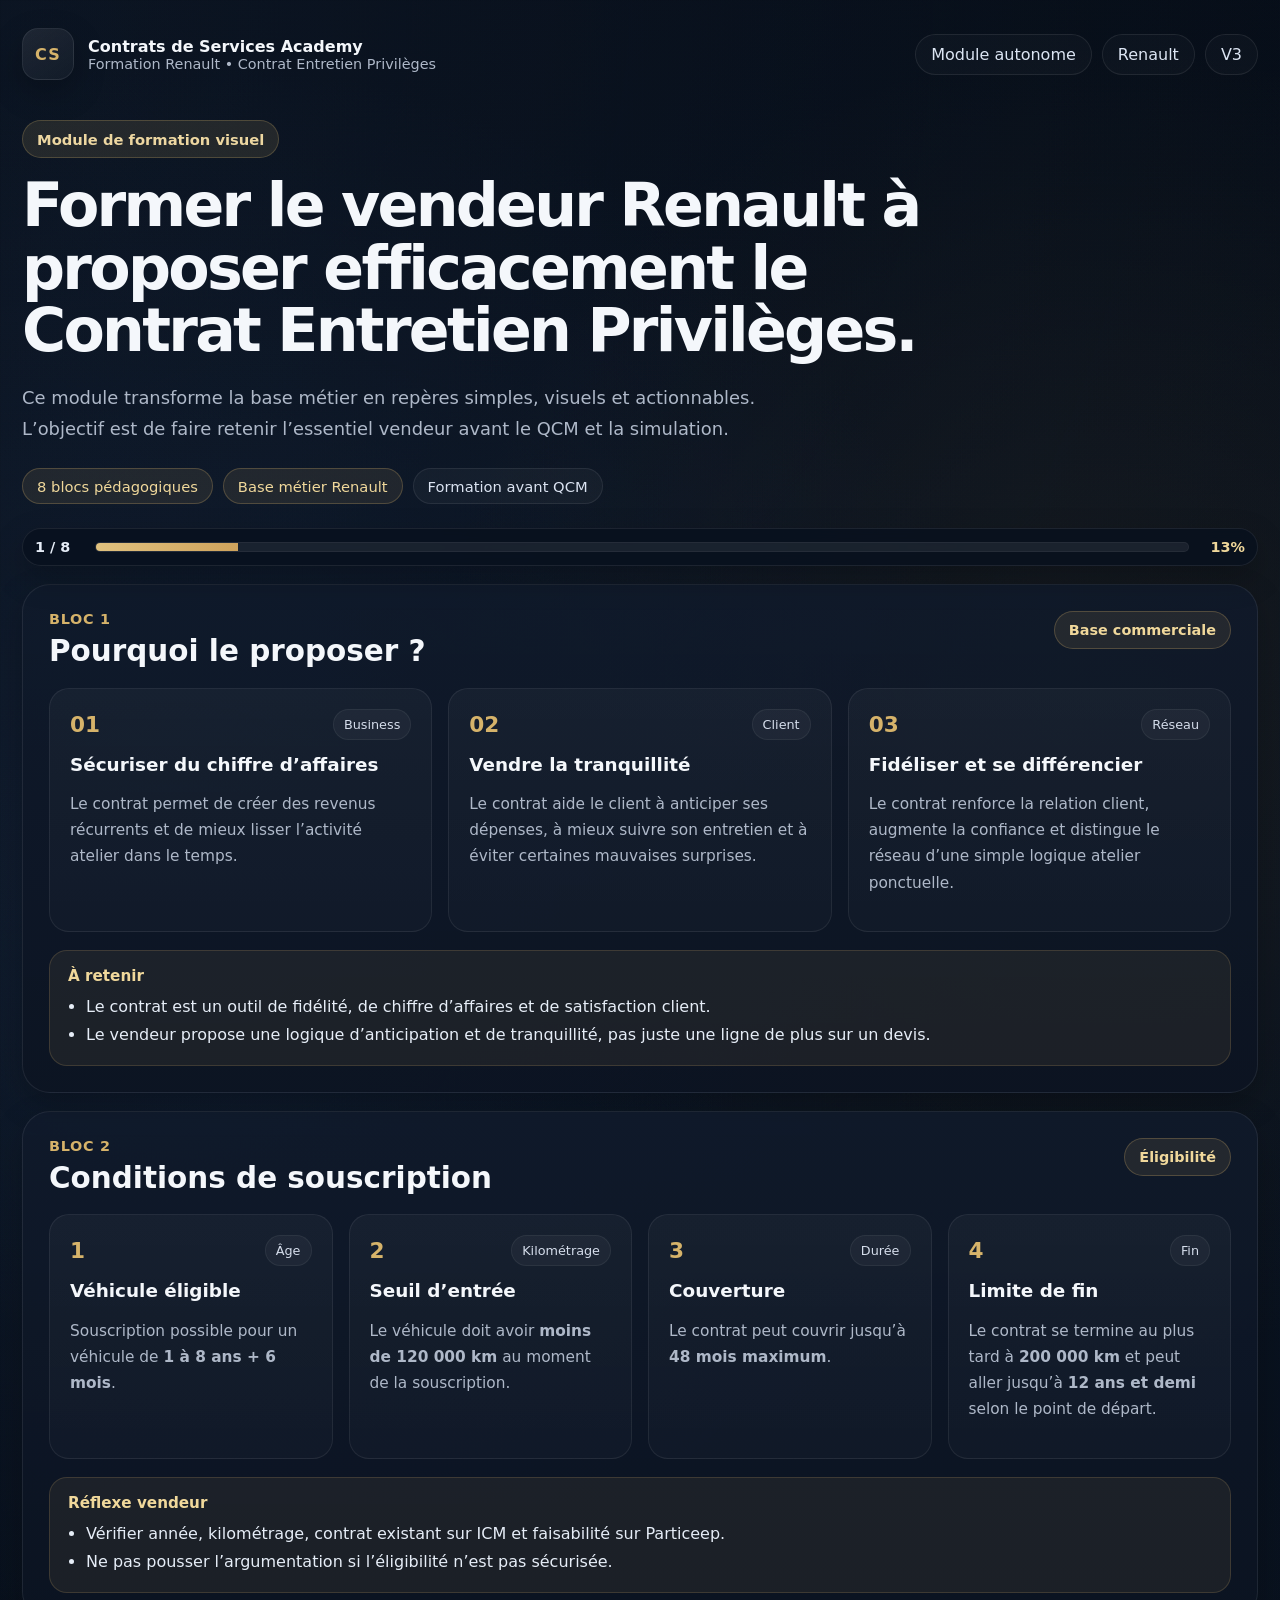
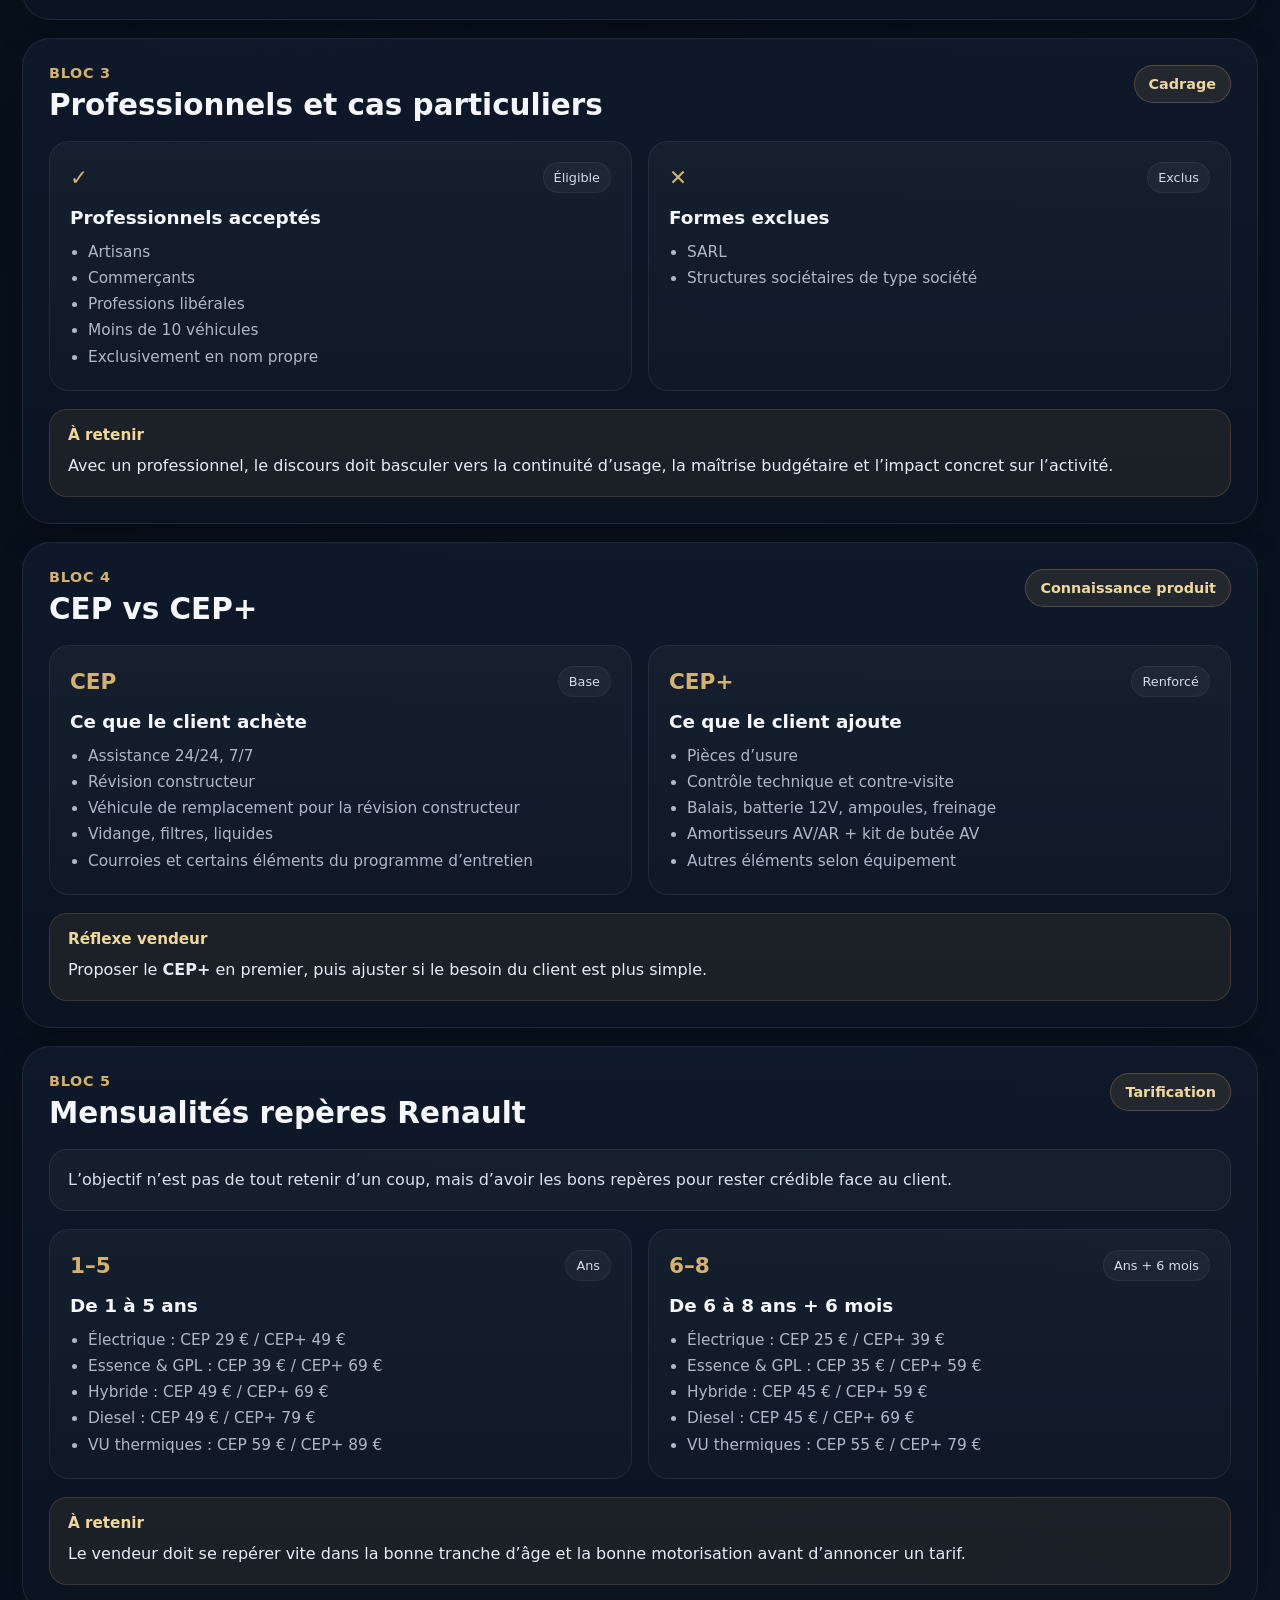
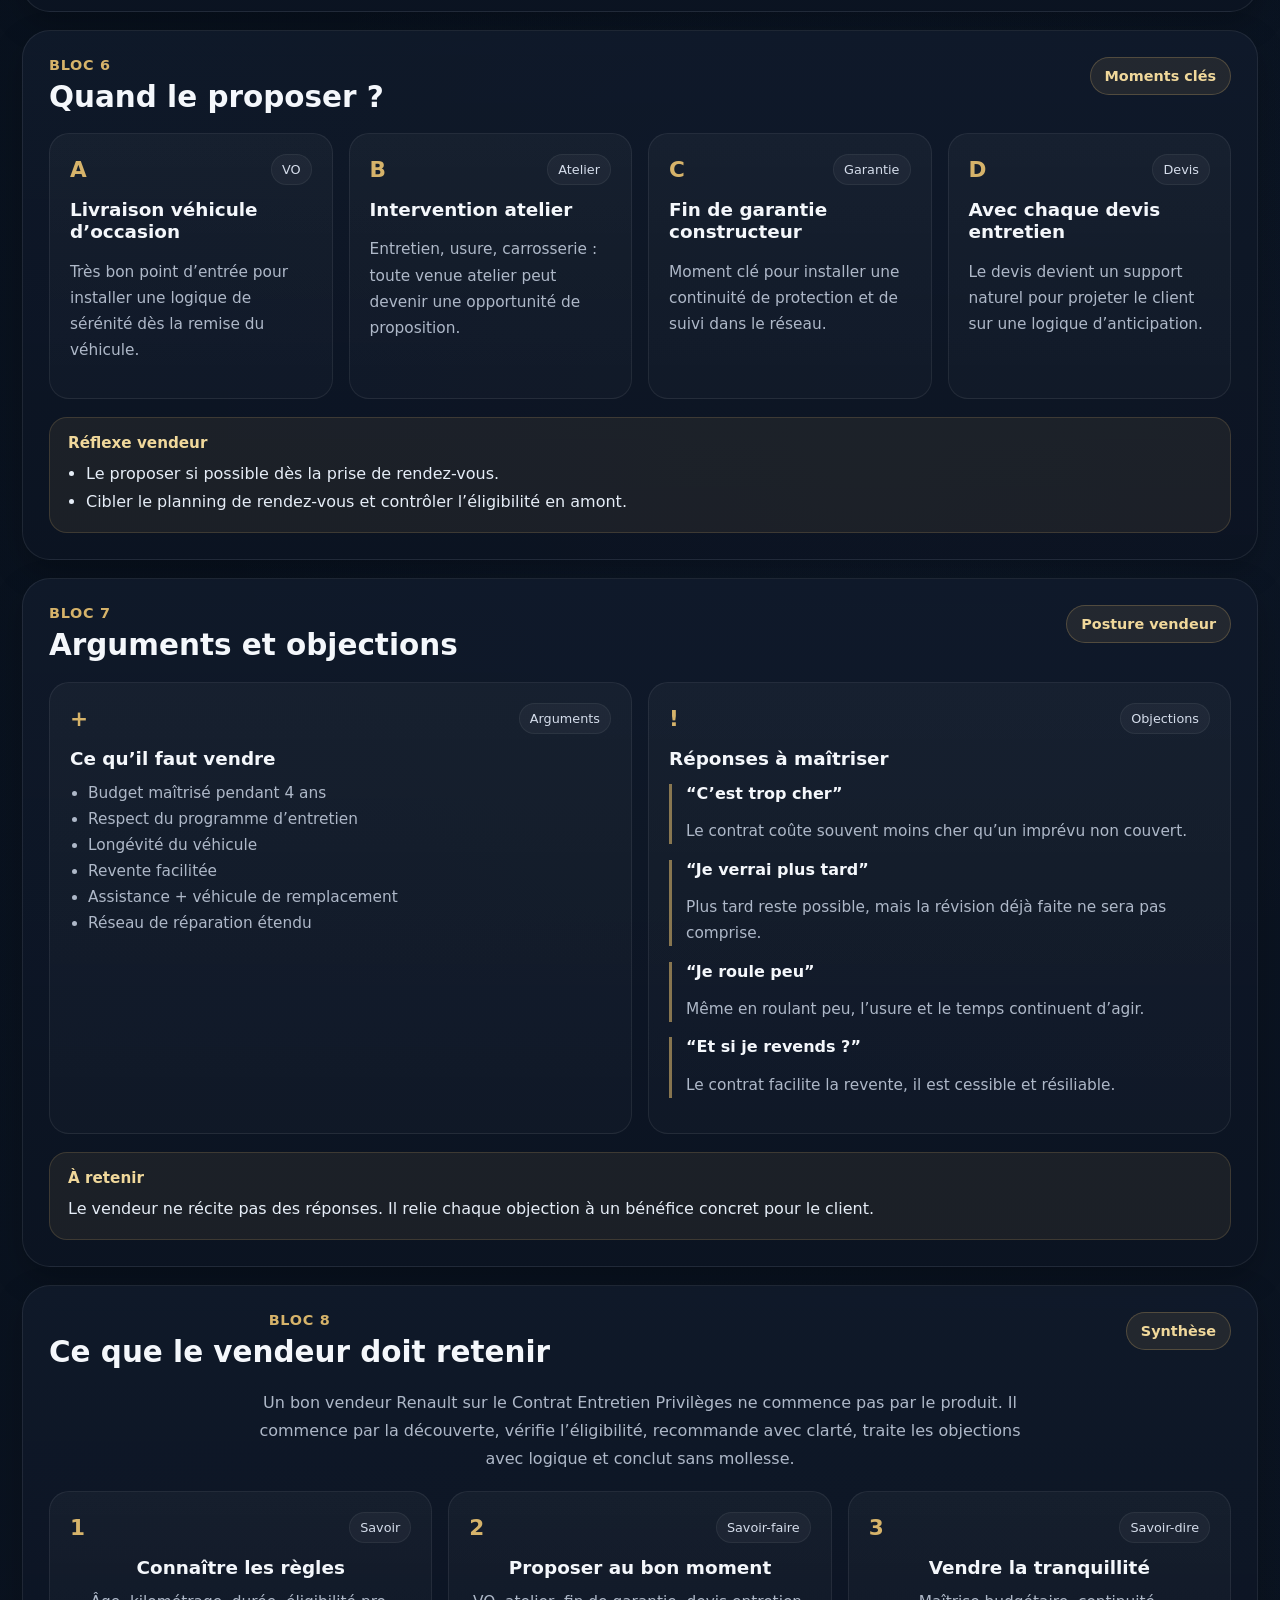
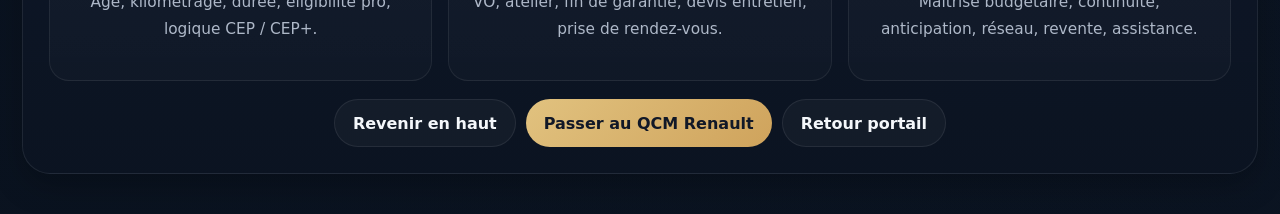
<file: formation-renault.html>
<!DOCTYPE html>
<html lang="fr">
<head>
  <meta charset="UTF-8" />
  <meta name="viewport" content="width=device-width, initial-scale=1.0" />
  <title>Formation Renault - Contrat Entretien Privilèges</title>
  <style>
    :root {
      --bg: #08111e;
      --bg-soft: #0d1727;
      --panel: rgba(12, 20, 34, 0.92);
      --panel-soft: rgba(16, 26, 43, 0.88);
      --border: rgba(255, 255, 255, 0.08);
      --text: #f4f7fb;
      --muted: #aeb8c8;
      --accent: #d6b36a;
      --accent-soft: rgba(214, 179, 106, 0.12);
      --shadow: 0 12px 32px rgba(0, 0, 0, 0.22);
      --radius-xl: 28px;
      --radius-lg: 20px;
      --max-width: 1240px;
    }

    * { box-sizing: border-box; }

    html, body {
      margin: 0;
      padding: 0;
      min-height: 100%;
      font-family: Inter, ui-sans-serif, system-ui, -apple-system, BlinkMacSystemFont, "Segoe UI", sans-serif;
      color: var(--text);
      background:
        radial-gradient(circle at top left, rgba(70, 109, 170, 0.12), transparent 26%),
        linear-gradient(135deg, #050b14 0%, #09121f 42%, #0c1625 100%);
    }

    body { overflow-x: hidden; }
    a { color: inherit; text-decoration: none; }
    button { font: inherit; border: none; cursor: pointer; }

    .page {
      min-height: 100vh;
      padding: 28px 22px 40px;
      position: relative;
      overflow-x: hidden;
    }

    .bg {
      position: absolute;
      inset: 0;
      background:
        radial-gradient(circle at 14% 18%, rgba(72, 113, 176, 0.14), transparent 20%),
        radial-gradient(circle at 86% 14%, rgba(214, 179, 106, 0.08), transparent 15%),
        radial-gradient(circle at 68% 72%, rgba(90, 135, 205, 0.06), transparent 18%);
      pointer-events: none;
    }

    .overlay {
      position: absolute;
      inset: 0;
      background: linear-gradient(
        180deg,
        rgba(5, 10, 18, 0.18) 0%,
        rgba(5, 10, 18, 0.05) 24%,
        rgba(5, 10, 18, 0.2) 100%
      );
      pointer-events: none;
    }

    .container {
      position: relative;
      z-index: 2;
      max-width: var(--max-width);
      margin: 0 auto;
    }

    .header {
      display: flex;
      align-items: center;
      justify-content: space-between;
      gap: 18px;
      flex-wrap: wrap;
      margin-bottom: 40px;
    }

    .brand {
      display: flex;
      align-items: center;
      gap: 14px;
    }

    .brand-mark {
      width: 52px;
      height: 52px;
      border-radius: 16px;
      display: grid;
      place-items: center;
      background: linear-gradient(145deg, rgba(255,255,255,0.08), rgba(255,255,255,0.03));
      border: 1px solid var(--border);
      box-shadow: var(--shadow);
      color: var(--accent);
      font-weight: 800;
      letter-spacing: 0.08em;
    }

    .brand-name {
      font-size: 1rem;
      font-weight: 700;
    }

    .brand-sub {
      font-size: 0.9rem;
      color: var(--muted);
    }

    .nav {
      display: flex;
      gap: 10px;
      flex-wrap: wrap;
    }

    .nav-pill {
      padding: 10px 15px;
      border-radius: 999px;
      border: 1px solid var(--border);
      background: rgba(255,255,255,0.025);
      color: #dce5f3;
    }

    .hero {
      margin-bottom: 24px;
    }

    .kicker {
      display: inline-flex;
      align-items: center;
      min-height: 38px;
      padding: 0 14px;
      border-radius: 999px;
      margin-bottom: 16px;
      background: var(--accent-soft);
      border: 1px solid rgba(214, 179, 106, 0.24);
      color: #edd7a1;
      font-size: 0.92rem;
      font-weight: 700;
    }

    h1 {
      margin: 0;
      font-size: clamp(2.2rem, 4.7vw, 4.3rem);
      line-height: 1.04;
      letter-spacing: -0.045em;
      max-width: 980px;
    }

    .subtitle {
      margin: 20px 0 0;
      max-width: 820px;
      font-size: clamp(1rem, 1.6vw, 1.12rem);
      line-height: 1.75;
      color: var(--muted);
    }

    .proof {
      display: flex;
      flex-wrap: wrap;
      gap: 10px;
      margin-top: 24px;
    }

    .proof-pill {
      display: inline-flex;
      align-items: center;
      min-height: 36px;
      padding: 0 14px;
      border-radius: 999px;
      background: rgba(255,255,255,0.035);
      border: 1px solid var(--border);
      color: #dbe3f1;
      font-size: 0.92rem;
    }

    .proof-pill.active {
      background: rgba(214, 179, 106, 0.1);
      border-color: rgba(214, 179, 106, 0.26);
      color: #f0d89b;
    }

    .sticky-progress {
      position: sticky;
      top: 10px;
      z-index: 20;
      margin: 22px 0 18px;
    }

    .sticky-progress-inner {
      display: flex;
      align-items: center;
      gap: 12px;
      padding: 10px 12px;
      border-radius: 999px;
      background: rgba(8, 17, 30, 0.82);
      backdrop-filter: blur(8px);
      border: 1px solid rgba(255,255,255,0.08);
      box-shadow: var(--shadow);
    }

    .progress-label,
    .progress-pct {
      font-size: 0.9rem;
      font-weight: 700;
      white-space: nowrap;
      color: #e6edf7;
    }

    .progress-label {
      min-width: 48px;
      text-align: left;
    }

    .progress-pct {
      min-width: 44px;
      text-align: right;
      color: #f0d89b;
    }

    .progress-shell {
      flex: 1;
      height: 10px;
      border-radius: 999px;
      background: rgba(255,255,255,0.07);
      overflow: hidden;
      border: 1px solid rgba(255,255,255,0.05);
    }

    .progress-bar {
      height: 100%;
      width: 0%;
      background: linear-gradient(90deg, #e1c27f 0%, #cfa35c 100%);
      transition: width 0.25s ease;
    }

    .section {
      margin-top: 18px;
      scroll-margin-top: 80px;
    }

    .card {
      background: linear-gradient(180deg, var(--panel-soft) 0%, var(--panel) 100%);
      border: 1px solid var(--border);
      border-radius: var(--radius-xl);
      padding: 26px;
      box-shadow: var(--shadow);
    }

    .card-head {
      display: flex;
      align-items: flex-start;
      justify-content: space-between;
      gap: 16px;
      margin-bottom: 20px;
      flex-wrap: wrap;
    }

    .section-kicker {
      color: var(--accent);
      font-size: 0.9rem;
      font-weight: 700;
      letter-spacing: 0.05em;
      text-transform: uppercase;
      margin-bottom: 8px;
    }

    h2 {
      margin: 0;
      font-size: clamp(1.45rem, 2.3vw, 2.2rem);
      line-height: 1.1;
    }

    .badge {
      white-space: nowrap;
      padding: 10px 14px;
      border-radius: 999px;
      background: rgba(214, 179, 106, 0.1);
      border: 1px solid rgba(214, 179, 106, 0.26);
      color: #f0d89b;
      font-size: 0.9rem;
      font-weight: 700;
    }

    .intro-box {
      margin-bottom: 18px;
      padding: 16px 18px;
      border-radius: 18px;
      border: 1px solid rgba(255,255,255,0.08);
      background: rgba(255,255,255,0.03);
      color: #d8e2f2;
      line-height: 1.75;
    }

    .grid-2, .grid-3, .grid-4 {
      display: grid;
      gap: 16px;
    }

    .grid-2 { grid-template-columns: repeat(2, minmax(0, 1fr)); }
    .grid-3 { grid-template-columns: repeat(3, minmax(0, 1fr)); }
    .grid-4 { grid-template-columns: repeat(4, minmax(0, 1fr)); }

    .mini-card {
      min-height: 100%;
      padding: 20px;
      border-radius: var(--radius-lg);
      border: 1px solid rgba(255,255,255,0.07);
      background: linear-gradient(180deg, rgba(255,255,255,0.035) 0%, rgba(255,255,255,0.02) 100%);
    }

    .mini-top {
      display: flex;
      justify-content: space-between;
      gap: 10px;
      align-items: center;
      margin-bottom: 14px;
    }

    .mini-number {
      font-size: 1.35rem;
      font-weight: 800;
      color: var(--accent);
    }

    .mini-tag {
      padding: 7px 10px;
      border-radius: 999px;
      background: rgba(255,255,255,0.04);
      border: 1px solid rgba(255,255,255,0.06);
      color: #d5ddeb;
      font-size: 0.8rem;
    }

    .mini-card h3 {
      margin: 0 0 10px;
      font-size: 1.15rem;
      line-height: 1.2;
    }

    .mini-card p, .mini-card li {
      color: var(--muted);
      line-height: 1.7;
      font-size: 0.96rem;
    }

    .mini-card ul {
      margin: 0;
      padding-left: 18px;
    }

    .retain-box {
      margin-top: 18px;
      padding: 16px 18px;
      border-radius: 18px;
      background: rgba(214, 179, 106, 0.08);
      border: 1px solid rgba(214, 179, 106, 0.18);
    }

    .retain-title {
      color: #f0d89b;
      font-weight: 800;
      margin-bottom: 8px;
      font-size: 0.95rem;
    }

    .retain-box p, .retain-box li {
      margin: 0;
      color: #e6edf7;
      line-height: 1.75;
    }

    .retain-box ul {
      margin: 0;
      padding-left: 18px;
    }

    .objection {
      border-left: 3px solid rgba(214, 179, 106, 0.6);
      padding-left: 14px;
      margin-top: 14px;
    }

    .footer-card {
      text-align: center;
    }

    .footer-card p {
      max-width: 780px;
      margin: 0 auto 18px;
      color: var(--muted);
      line-height: 1.75;
    }

    .section-nav {
      display: flex;
      gap: 10px;
      flex-wrap: wrap;
      margin-top: 18px;
      justify-content: center;
    }

    .btn {
      display: inline-flex;
      align-items: center;
      justify-content: center;
      text-align: center;
      min-height: 48px;
      padding: 0 18px;
      border-radius: 999px;
      font-weight: 700;
      transition: transform 0.18s ease, background 0.18s ease, opacity 0.18s ease;
    }

    .btn-primary {
      background: linear-gradient(135deg, #e1c27f 0%, #cfa35c 100%);
      color: #111827;
    }

    .btn-secondary {
      background: rgba(255,255,255,0.035);
      color: var(--text);
      border: 1px solid var(--border);
    }

    .btn:hover { transform: translateY(-1px); }

    @media (max-width: 1040px) {
      .grid-4 { grid-template-columns: repeat(2, minmax(0, 1fr)); }
      .grid-3 { grid-template-columns: repeat(2, minmax(0, 1fr)); }
      .grid-2 { grid-template-columns: 1fr; }
    }

    @media (max-width: 720px) {
      .page { padding: 18px 14px 28px; }
      .grid-4, .grid-3 { grid-template-columns: 1fr; }
      .sticky-progress { top: 8px; }
      .sticky-progress-inner { gap: 8px; padding: 9px 10px; }
      .progress-label, .progress-pct { font-size: 0.82rem; }
      h1 { font-size: 2.1rem; }
      .card { padding: 20px; }
      .section-nav { flex-direction: column; align-items: stretch; }
    }
  </style>
</head>
<body>
  <div class="page">
    <div class="bg"></div>
    <div class="overlay"></div>

    <div class="container">
      <header class="header">
        <div class="brand">
          <div class="brand-mark">CS</div>
          <div>
            <div class="brand-name">Contrats de Services Academy</div>
            <div class="brand-sub">Formation Renault • Contrat Entretien Privilèges</div>
          </div>
        </div>

        <div class="nav">
          <span class="nav-pill">Module autonome</span>
          <span class="nav-pill">Renault</span>
          <span class="nav-pill">V3</span>
        </div>
      </header>

      <section class="hero">
        <div class="kicker">Module de formation visuel</div>
        <h1>Former le vendeur Renault à proposer efficacement le Contrat Entretien Privilèges.</h1>
        <p class="subtitle">
          Ce module transforme la base métier en repères simples, visuels et actionnables.
          L’objectif est de faire retenir l’essentiel vendeur avant le QCM et la simulation.
        </p>

        <div class="proof">
          <span class="proof-pill active">8 blocs pédagogiques</span>
          <span class="proof-pill active">Base métier Renault</span>
          <span class="proof-pill">Formation avant QCM</span>
        </div>
      </section>

      <div class="sticky-progress">
        <div class="sticky-progress-inner">
          <div class="progress-label" id="progressText">1 / 8</div>
          <div class="progress-shell">
            <div class="progress-bar" id="progressBar"></div>
          </div>
          <div class="progress-pct" id="progressPct">13%</div>
        </div>
      </div>

      <section class="section" id="section-1">
        <div class="card">
          <div class="card-head">
            <div>
              <div class="section-kicker">Bloc 1</div>
              <h2>Pourquoi le proposer ?</h2>
            </div>
            <div class="badge">Base commerciale</div>
          </div>

          <div class="grid-3">
            <div class="mini-card">
              <div class="mini-top">
                <div class="mini-number">01</div>
                <div class="mini-tag">Business</div>
              </div>
              <h3>Sécuriser du chiffre d’affaires</h3>
              <p>Le contrat permet de créer des revenus récurrents et de mieux lisser l’activité atelier dans le temps.</p>
            </div>

            <div class="mini-card">
              <div class="mini-top">
                <div class="mini-number">02</div>
                <div class="mini-tag">Client</div>
              </div>
              <h3>Vendre la tranquillité</h3>
              <p>Le contrat aide le client à anticiper ses dépenses, à mieux suivre son entretien et à éviter certaines mauvaises surprises.</p>
            </div>

            <div class="mini-card">
              <div class="mini-top">
                <div class="mini-number">03</div>
                <div class="mini-tag">Réseau</div>
              </div>
              <h3>Fidéliser et se différencier</h3>
              <p>Le contrat renforce la relation client, augmente la confiance et distingue le réseau d’une simple logique atelier ponctuelle.</p>
            </div>
          </div>

          <div class="retain-box">
            <div class="retain-title">À retenir</div>
            <ul>
              <li>Le contrat est un outil de fidélité, de chiffre d’affaires et de satisfaction client.</li>
              <li>Le vendeur propose une logique d’anticipation et de tranquillité, pas juste une ligne de plus sur un devis.</li>
            </ul>
          </div>
        </div>
      </section>

      <section class="section" id="section-2">
        <div class="card">
          <div class="card-head">
            <div>
              <div class="section-kicker">Bloc 2</div>
              <h2>Conditions de souscription</h2>
            </div>
            <div class="badge">Éligibilité</div>
          </div>

          <div class="grid-4">
            <div class="mini-card">
              <div class="mini-top">
                <div class="mini-number">1</div>
                <div class="mini-tag">Âge</div>
              </div>
              <h3>Véhicule éligible</h3>
              <p>Souscription possible pour un véhicule de <strong>1 à 8 ans + 6 mois</strong>.</p>
            </div>

            <div class="mini-card">
              <div class="mini-top">
                <div class="mini-number">2</div>
                <div class="mini-tag">Kilométrage</div>
              </div>
              <h3>Seuil d’entrée</h3>
              <p>Le véhicule doit avoir <strong>moins de 120 000 km</strong> au moment de la souscription.</p>
            </div>

            <div class="mini-card">
              <div class="mini-top">
                <div class="mini-number">3</div>
                <div class="mini-tag">Durée</div>
              </div>
              <h3>Couverture</h3>
              <p>Le contrat peut couvrir jusqu’à <strong>48 mois maximum</strong>.</p>
            </div>

            <div class="mini-card">
              <div class="mini-top">
                <div class="mini-number">4</div>
                <div class="mini-tag">Fin</div>
              </div>
              <h3>Limite de fin</h3>
              <p>Le contrat se termine au plus tard à <strong>200 000 km</strong> et peut aller jusqu’à <strong>12 ans et demi</strong> selon le point de départ.</p>
            </div>
          </div>

          <div class="retain-box">
            <div class="retain-title">Réflexe vendeur</div>
            <ul>
              <li>Vérifier année, kilométrage, contrat existant sur ICM et faisabilité sur Particeep.</li>
              <li>Ne pas pousser l’argumentation si l’éligibilité n’est pas sécurisée.</li>
            </ul>
          </div>
        </div>
      </section>

      <section class="section" id="section-3">
        <div class="card">
          <div class="card-head">
            <div>
              <div class="section-kicker">Bloc 3</div>
              <h2>Professionnels et cas particuliers</h2>
            </div>
            <div class="badge">Cadrage</div>
          </div>

          <div class="grid-2">
            <div class="mini-card">
              <div class="mini-top">
                <div class="mini-number">✓</div>
                <div class="mini-tag">Éligible</div>
              </div>
              <h3>Professionnels acceptés</h3>
              <ul>
                <li>Artisans</li>
                <li>Commerçants</li>
                <li>Professions libérales</li>
                <li>Moins de 10 véhicules</li>
                <li>Exclusivement en nom propre</li>
              </ul>
            </div>

            <div class="mini-card">
              <div class="mini-top">
                <div class="mini-number">✕</div>
                <div class="mini-tag">Exclus</div>
              </div>
              <h3>Formes exclues</h3>
              <ul>
                <li>SARL</li>
                <li>Structures sociétaires de type société</li>
              </ul>
            </div>
          </div>

          <div class="retain-box">
            <div class="retain-title">À retenir</div>
            <p>Avec un professionnel, le discours doit basculer vers la continuité d’usage, la maîtrise budgétaire et l’impact concret sur l’activité.</p>
          </div>
        </div>
      </section>

      <section class="section" id="section-4">
        <div class="card">
          <div class="card-head">
            <div>
              <div class="section-kicker">Bloc 4</div>
              <h2>CEP vs CEP+</h2>
            </div>
            <div class="badge">Connaissance produit</div>
          </div>

          <div class="grid-2">
            <div class="mini-card">
              <div class="mini-top">
                <div class="mini-number">CEP</div>
                <div class="mini-tag">Base</div>
              </div>
              <h3>Ce que le client achète</h3>
              <ul>
                <li>Assistance 24/24, 7/7</li>
                <li>Révision constructeur</li>
                <li>Véhicule de remplacement pour la révision constructeur</li>
                <li>Vidange, filtres, liquides</li>
                <li>Courroies et certains éléments du programme d’entretien</li>
              </ul>
            </div>

            <div class="mini-card">
              <div class="mini-top">
                <div class="mini-number">CEP+</div>
                <div class="mini-tag">Renforcé</div>
              </div>
              <h3>Ce que le client ajoute</h3>
              <ul>
                <li>Pièces d’usure</li>
                <li>Contrôle technique et contre-visite</li>
                <li>Balais, batterie 12V, ampoules, freinage</li>
                <li>Amortisseurs AV/AR + kit de butée AV</li>
                <li>Autres éléments selon équipement</li>
              </ul>
            </div>
          </div>

          <div class="retain-box">
            <div class="retain-title">Réflexe vendeur</div>
            <p>Proposer le <strong>CEP+</strong> en premier, puis ajuster si le besoin du client est plus simple.</p>
          </div>
        </div>
      </section>

      <section class="section" id="section-5">
        <div class="card">
          <div class="card-head">
            <div>
              <div class="section-kicker">Bloc 5</div>
              <h2>Mensualités repères Renault</h2>
            </div>
            <div class="badge">Tarification</div>
          </div>

          <div class="intro-box">
            L’objectif n’est pas de tout retenir d’un coup, mais d’avoir les bons repères pour rester crédible face au client.
          </div>

          <div class="grid-2">
            <div class="mini-card">
              <div class="mini-top">
                <div class="mini-number">1–5</div>
                <div class="mini-tag">Ans</div>
              </div>
              <h3>De 1 à 5 ans</h3>
              <ul>
                <li>Électrique : CEP 29 € / CEP+ 49 €</li>
                <li>Essence & GPL : CEP 39 € / CEP+ 69 €</li>
                <li>Hybride : CEP 49 € / CEP+ 69 €</li>
                <li>Diesel : CEP 49 € / CEP+ 79 €</li>
                <li>VU thermiques : CEP 59 € / CEP+ 89 €</li>
              </ul>
            </div>

            <div class="mini-card">
              <div class="mini-top">
                <div class="mini-number">6–8</div>
                <div class="mini-tag">Ans + 6 mois</div>
              </div>
              <h3>De 6 à 8 ans + 6 mois</h3>
              <ul>
                <li>Électrique : CEP 25 € / CEP+ 39 €</li>
                <li>Essence & GPL : CEP 35 € / CEP+ 59 €</li>
                <li>Hybride : CEP 45 € / CEP+ 59 €</li>
                <li>Diesel : CEP 45 € / CEP+ 69 €</li>
                <li>VU thermiques : CEP 55 € / CEP+ 79 €</li>
              </ul>
            </div>
          </div>

          <div class="retain-box">
            <div class="retain-title">À retenir</div>
            <p>Le vendeur doit se repérer vite dans la bonne tranche d’âge et la bonne motorisation avant d’annoncer un tarif.</p>
          </div>
        </div>
      </section>

      <section class="section" id="section-6">
        <div class="card">
          <div class="card-head">
            <div>
              <div class="section-kicker">Bloc 6</div>
              <h2>Quand le proposer ?</h2>
            </div>
            <div class="badge">Moments clés</div>
          </div>

          <div class="grid-4">
            <div class="mini-card">
              <div class="mini-top">
                <div class="mini-number">A</div>
                <div class="mini-tag">VO</div>
              </div>
              <h3>Livraison véhicule d’occasion</h3>
              <p>Très bon point d’entrée pour installer une logique de sérénité dès la remise du véhicule.</p>
            </div>

            <div class="mini-card">
              <div class="mini-top">
                <div class="mini-number">B</div>
                <div class="mini-tag">Atelier</div>
              </div>
              <h3>Intervention atelier</h3>
              <p>Entretien, usure, carrosserie : toute venue atelier peut devenir une opportunité de proposition.</p>
            </div>

            <div class="mini-card">
              <div class="mini-top">
                <div class="mini-number">C</div>
                <div class="mini-tag">Garantie</div>
              </div>
              <h3>Fin de garantie constructeur</h3>
              <p>Moment clé pour installer une continuité de protection et de suivi dans le réseau.</p>
            </div>

            <div class="mini-card">
              <div class="mini-top">
                <div class="mini-number">D</div>
                <div class="mini-tag">Devis</div>
              </div>
              <h3>Avec chaque devis entretien</h3>
              <p>Le devis devient un support naturel pour projeter le client sur une logique d’anticipation.</p>
            </div>
          </div>

          <div class="retain-box">
            <div class="retain-title">Réflexe vendeur</div>
            <ul>
              <li>Le proposer si possible dès la prise de rendez-vous.</li>
              <li>Cibler le planning de rendez-vous et contrôler l’éligibilité en amont.</li>
            </ul>
          </div>
        </div>
      </section>

      <section class="section" id="section-7">
        <div class="card">
          <div class="card-head">
            <div>
              <div class="section-kicker">Bloc 7</div>
              <h2>Arguments et objections</h2>
            </div>
            <div class="badge">Posture vendeur</div>
          </div>

          <div class="grid-2">
            <div class="mini-card">
              <div class="mini-top">
                <div class="mini-number">+</div>
                <div class="mini-tag">Arguments</div>
              </div>
              <h3>Ce qu’il faut vendre</h3>
              <ul>
                <li>Budget maîtrisé pendant 4 ans</li>
                <li>Respect du programme d’entretien</li>
                <li>Longévité du véhicule</li>
                <li>Revente facilitée</li>
                <li>Assistance + véhicule de remplacement</li>
                <li>Réseau de réparation étendu</li>
              </ul>
            </div>

            <div class="mini-card">
              <div class="mini-top">
                <div class="mini-number">!</div>
                <div class="mini-tag">Objections</div>
              </div>
              <h3>Réponses à maîtriser</h3>

              <div class="objection">
                <strong>“C’est trop cher”</strong>
                <p>Le contrat coûte souvent moins cher qu’un imprévu non couvert.</p>
              </div>

              <div class="objection">
                <strong>“Je verrai plus tard”</strong>
                <p>Plus tard reste possible, mais la révision déjà faite ne sera pas comprise.</p>
              </div>

              <div class="objection">
                <strong>“Je roule peu”</strong>
                <p>Même en roulant peu, l’usure et le temps continuent d’agir.</p>
              </div>

              <div class="objection">
                <strong>“Et si je revends ?”</strong>
                <p>Le contrat facilite la revente, il est cessible et résiliable.</p>
              </div>
            </div>
          </div>

          <div class="retain-box">
            <div class="retain-title">À retenir</div>
            <p>Le vendeur ne récite pas des réponses. Il relie chaque objection à un bénéfice concret pour le client.</p>
          </div>
        </div>
      </section>

      <section class="section" id="section-8">
        <div class="card footer-card">
          <div class="card-head">
            <div>
              <div class="section-kicker">Bloc 8</div>
              <h2>Ce que le vendeur doit retenir</h2>
            </div>
            <div class="badge">Synthèse</div>
          </div>

          <p>
            Un bon vendeur Renault sur le Contrat Entretien Privilèges ne commence pas par le produit.
            Il commence par la découverte, vérifie l’éligibilité, recommande avec clarté,
            traite les objections avec logique et conclut sans mollesse.
          </p>

          <div class="grid-3">
            <div class="mini-card">
              <div class="mini-top">
                <div class="mini-number">1</div>
                <div class="mini-tag">Savoir</div>
              </div>
              <h3>Connaître les règles</h3>
              <p>Âge, kilométrage, durée, éligibilité pro, logique CEP / CEP+.</p>
            </div>

            <div class="mini-card">
              <div class="mini-top">
                <div class="mini-number">2</div>
                <div class="mini-tag">Savoir-faire</div>
              </div>
              <h3>Proposer au bon moment</h3>
              <p>VO, atelier, fin de garantie, devis entretien, prise de rendez-vous.</p>
            </div>

            <div class="mini-card">
              <div class="mini-top">
                <div class="mini-number">3</div>
                <div class="mini-tag">Savoir-dire</div>
              </div>
              <h3>Vendre la tranquillité</h3>
              <p>Maîtrise budgétaire, continuité, anticipation, réseau, revente, assistance.</p>
            </div>
          </div>

          <div class="section-nav">
            <button class="btn btn-secondary" type="button" onclick="window.scrollTo({top:0, behavior:'smooth'})">
              Revenir en haut
            </button>
            <a href="learning-renault.html" class="btn btn-primary">Passer au QCM Renault</a>
            <a href="index.html" class="btn btn-secondary">Retour portail</a>
          </div>
        </div>
      </section>
    </div>
  </div>

  <script>
    const sections = [...document.querySelectorAll(".section")];
    const progressBar = document.getElementById("progressBar");
    const progressText = document.getElementById("progressText");
    const progressPct = document.getElementById("progressPct");

    let currentIndex = 0;

    function updateProgress(index) {
      const total = sections.length;
      const viewed = index + 1;
      const pct = Math.round((viewed / total) * 100);

      progressBar.style.width = pct + "%";
      progressText.textContent = `${viewed} / ${total}`;
      progressPct.textContent = `${pct}%`;
    }

    const observer = new IntersectionObserver(
      (entries) => {
        const visible = entries
          .filter(entry => entry.isIntersecting)
          .sort((a, b) => b.intersectionRatio - a.intersectionRatio);

        if (visible.length) {
          const id = visible[0].target.id;
          const idx = sections.findIndex(section => section.id === id);
          if (idx !== -1) {
            currentIndex = idx;
            updateProgress(idx);
          }
        }
      },
      { threshold: [0.35, 0.55, 0.75] }
    );

    sections.forEach(section => observer.observe(section));
    updateProgress(0);
  </script>
</body>
</html>
</file>
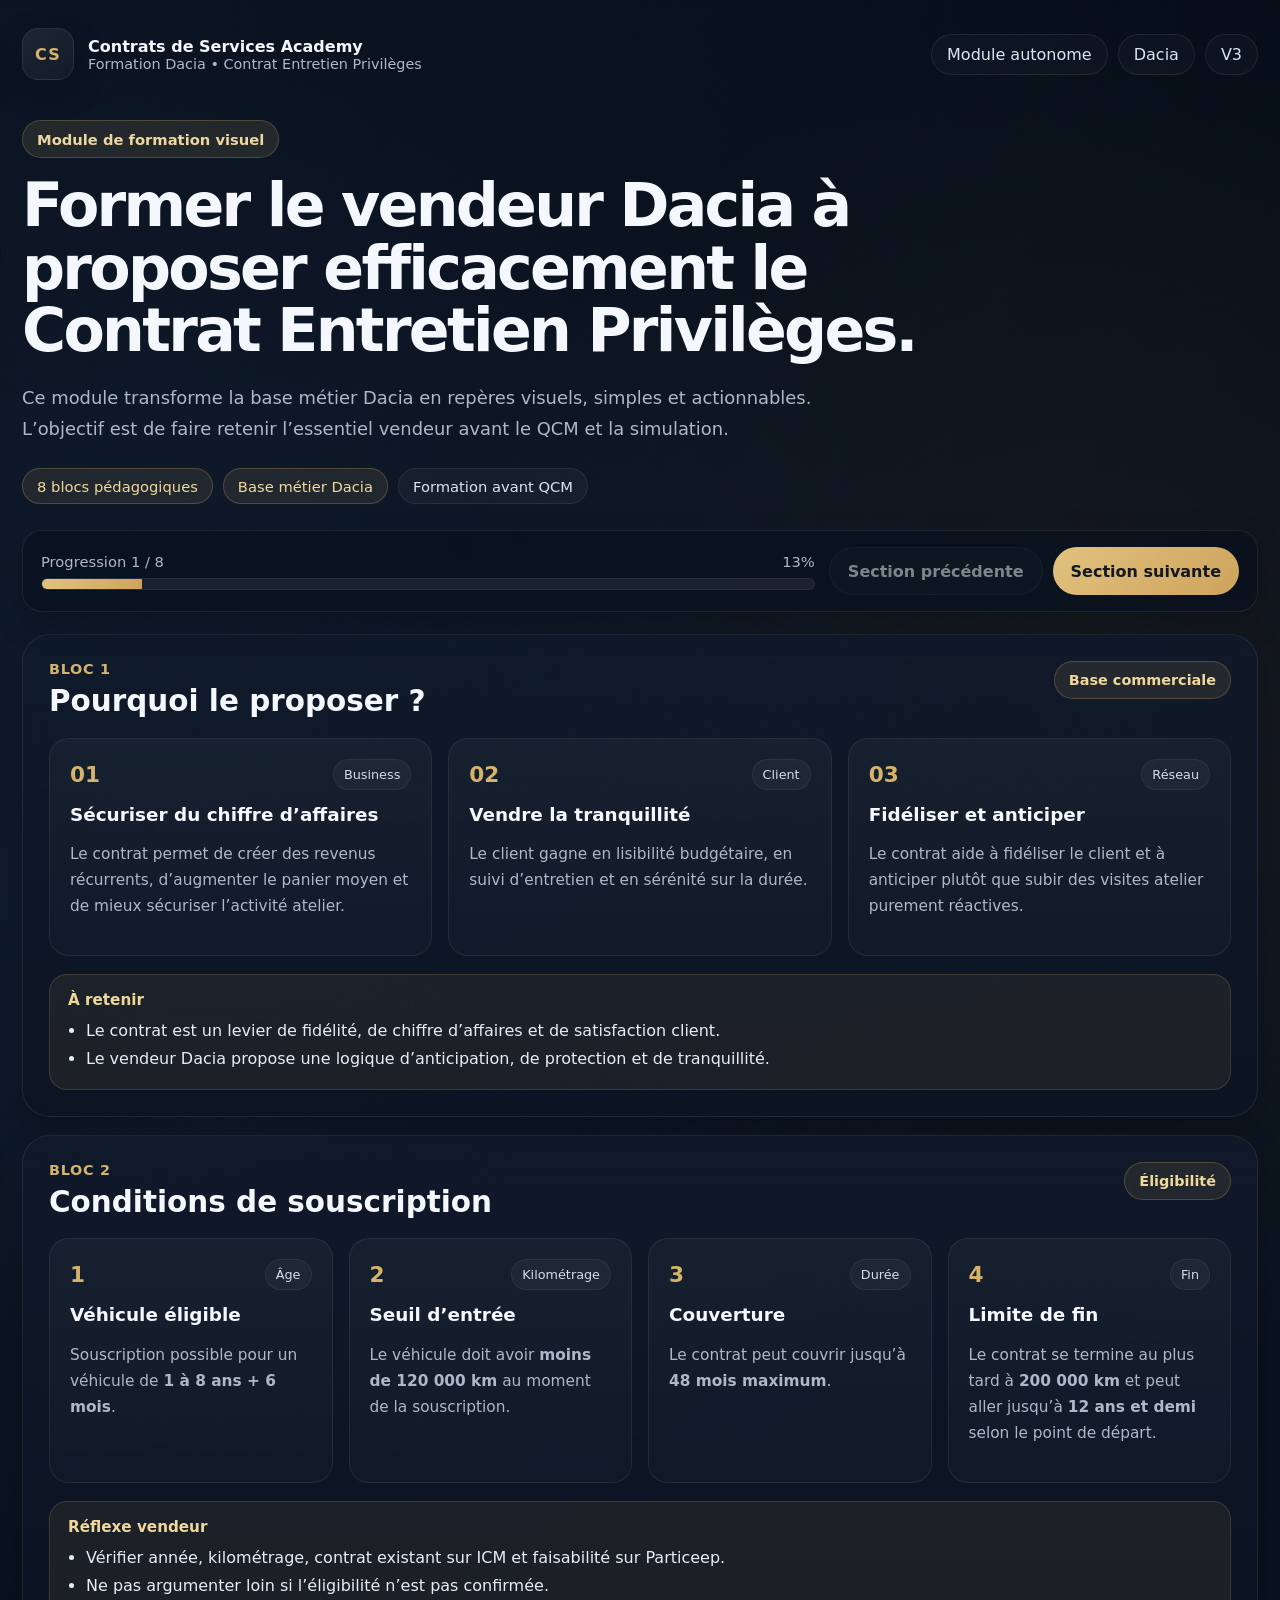
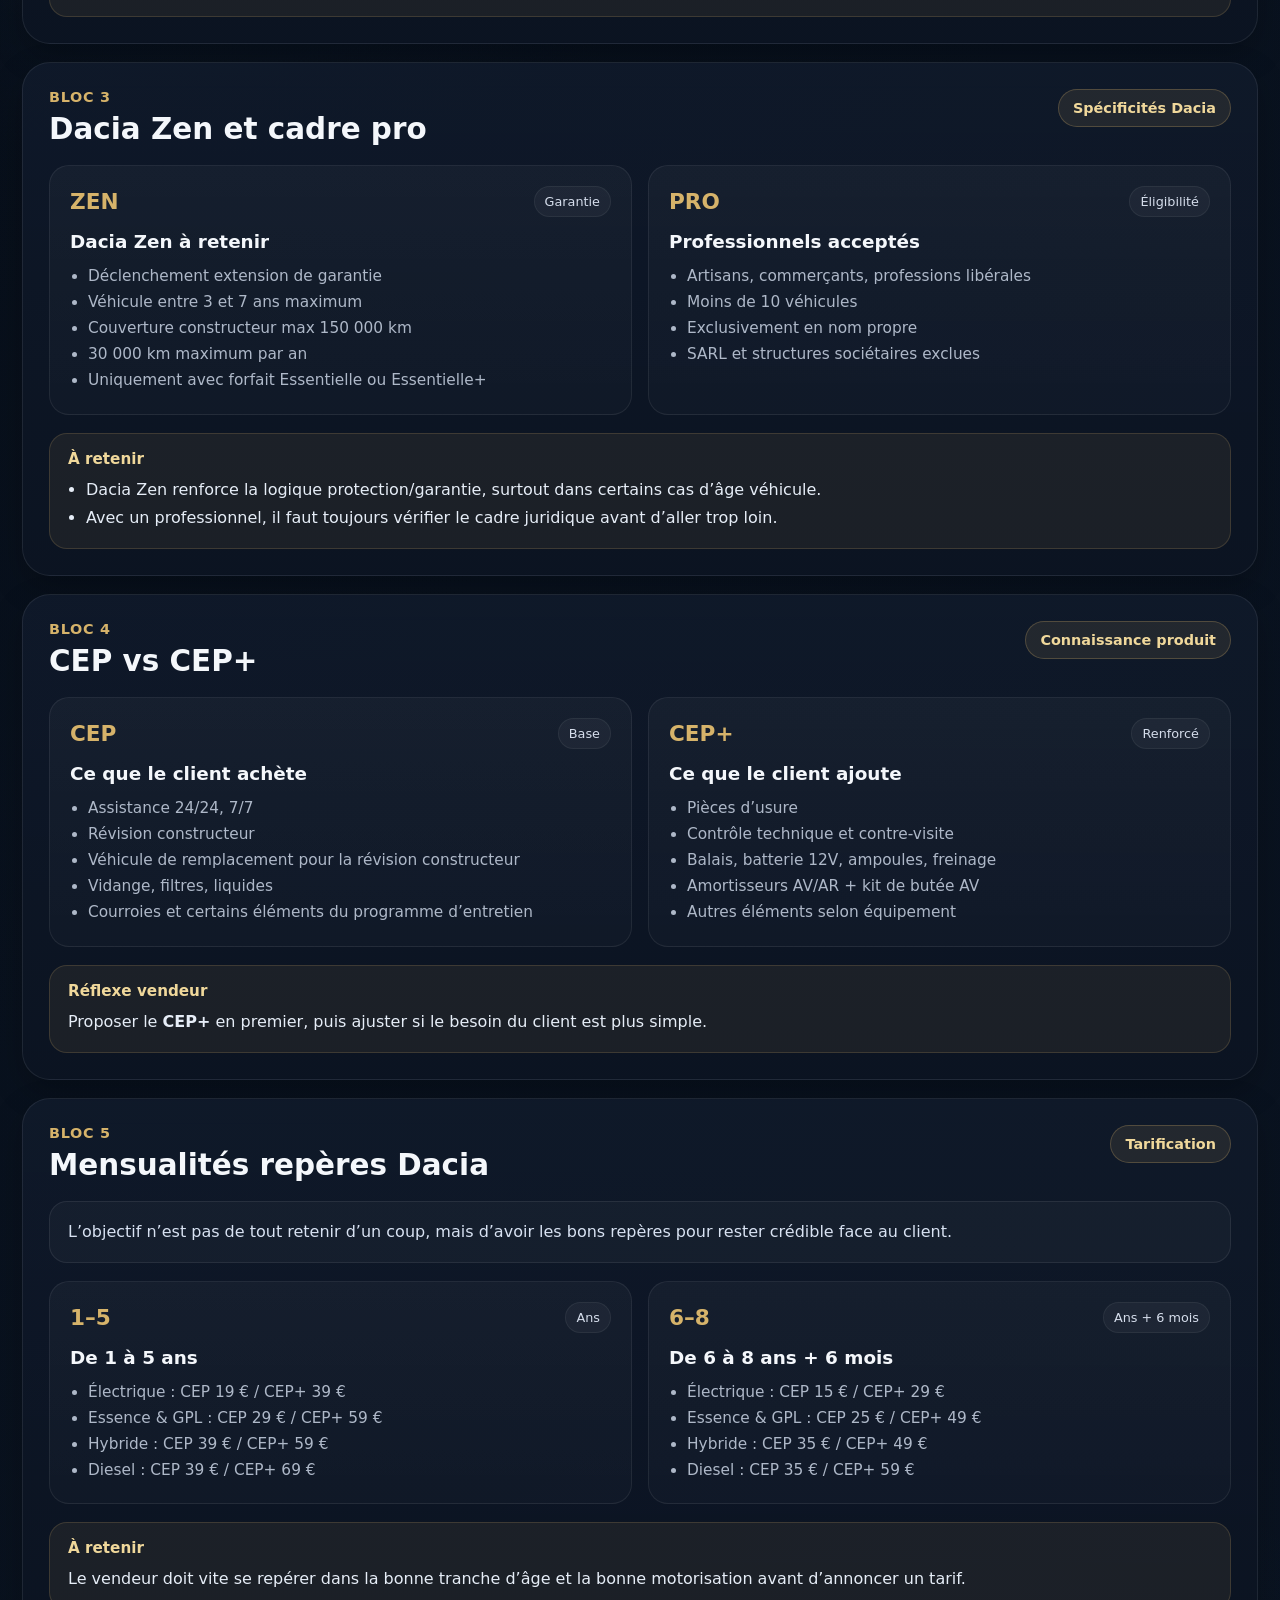
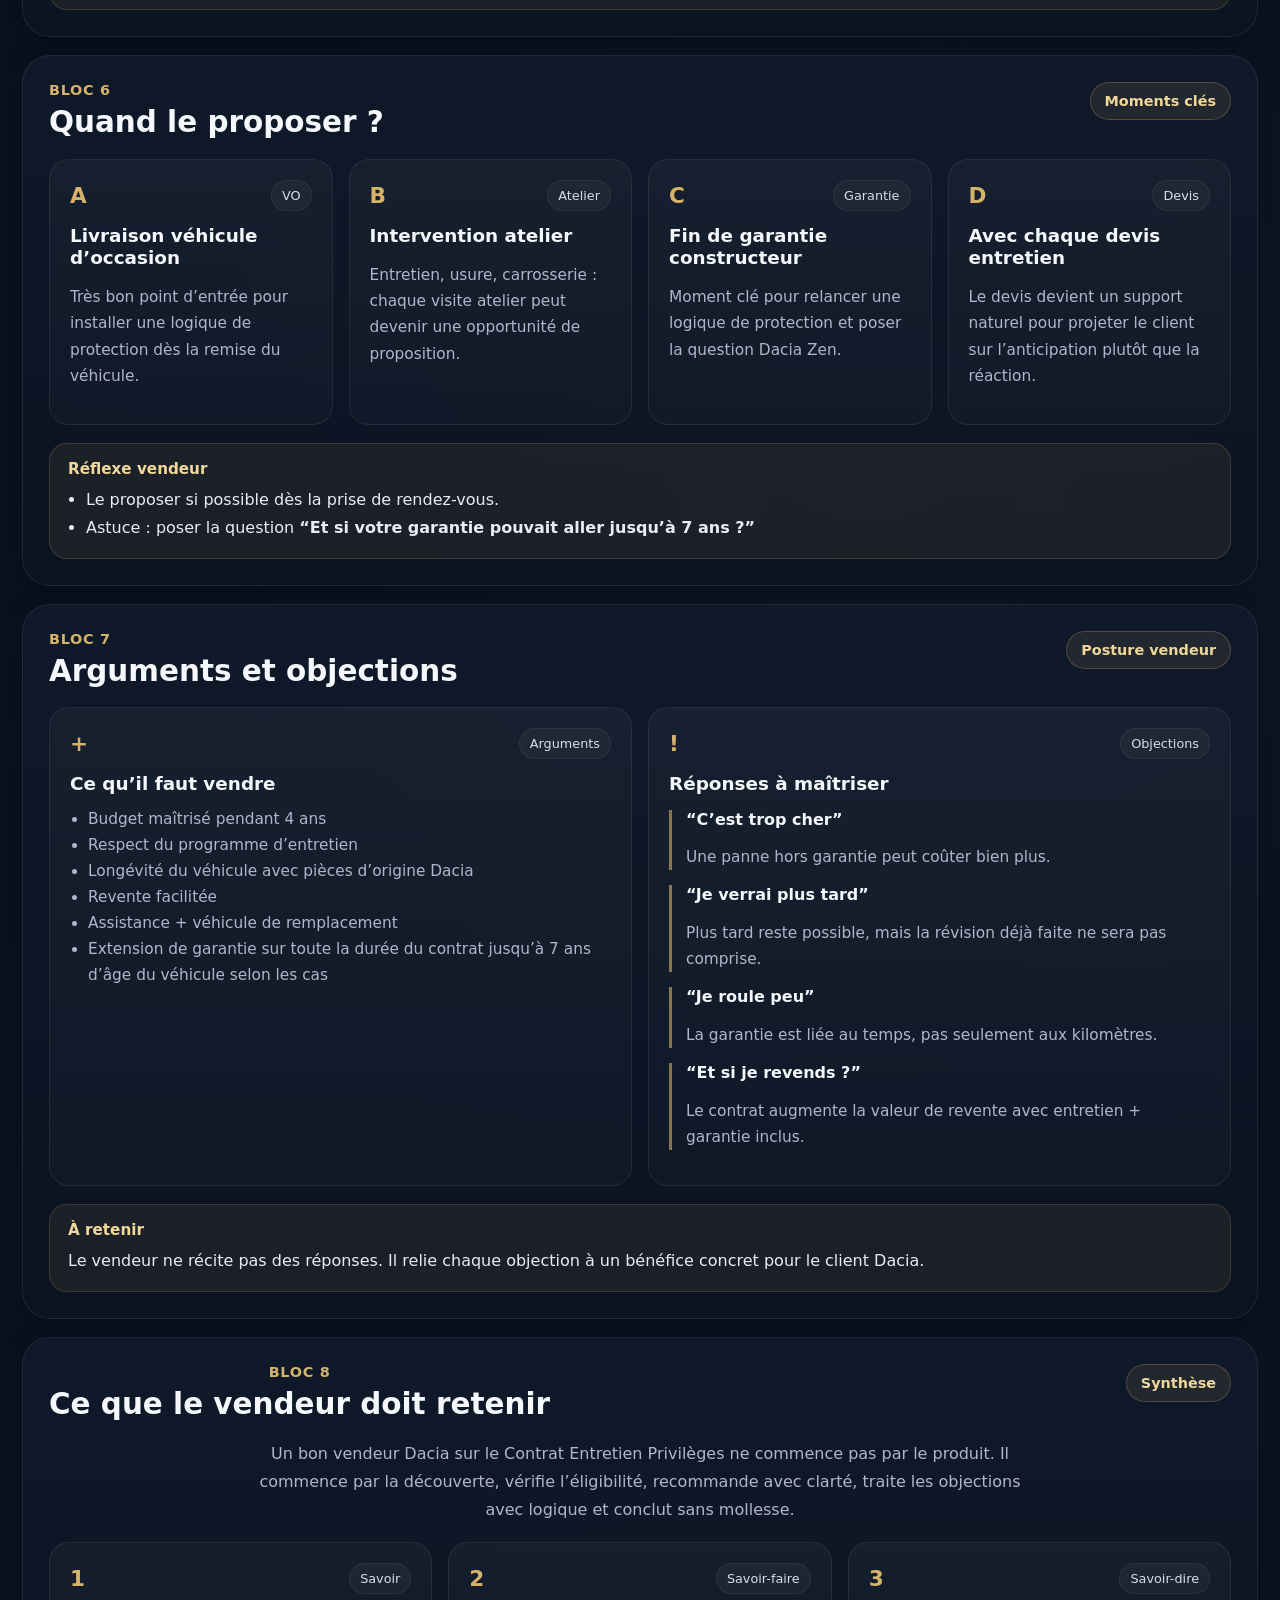
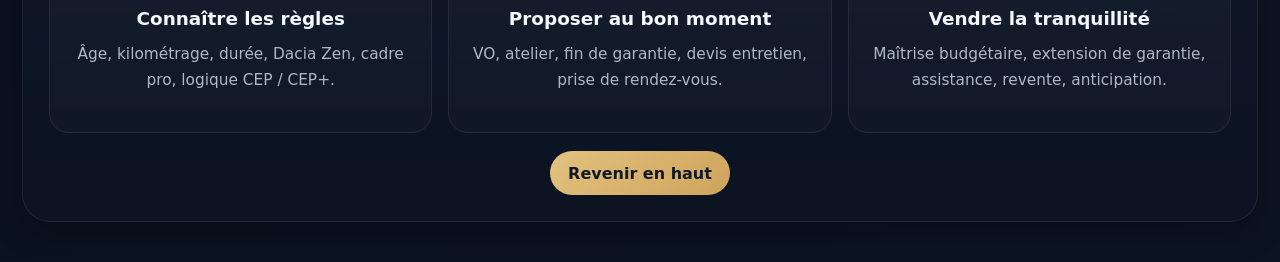
<file: formation.dacia.html>
<!DOCTYPE html>
<html lang="fr">
<head>
  <meta charset="UTF-8" />
  <meta name="viewport" content="width=device-width, initial-scale=1.0" />
  <title>Formation Dacia - Contrat Entretien Privilèges</title>
  <style>
    :root {
      --bg: #08111e;
      --bg-soft: #0d1727;
      --panel: rgba(12, 20, 34, 0.92);
      --panel-soft: rgba(16, 26, 43, 0.88);
      --border: rgba(255, 255, 255, 0.08);
      --border-strong: rgba(214, 179, 106, 0.22);
      --text: #f4f7fb;
      --muted: #aeb8c8;
      --accent: #d6b36a;
      --accent-soft: rgba(214, 179, 106, 0.12);
      --shadow: 0 12px 32px rgba(0, 0, 0, 0.22);
      --radius-xl: 28px;
      --radius-lg: 20px;
      --max-width: 1240px;
    }

    * { box-sizing: border-box; }

    html, body {
      margin: 0;
      padding: 0;
      min-height: 100%;
      font-family: Inter, ui-sans-serif, system-ui, -apple-system, BlinkMacSystemFont, "Segoe UI", sans-serif;
      color: var(--text);
      background:
        radial-gradient(circle at top left, rgba(70, 109, 170, 0.12), transparent 26%),
        linear-gradient(135deg, #050b14 0%, #09121f 42%, #0c1625 100%);
    }

    body { overflow-x: hidden; }
    a { color: inherit; text-decoration: none; }
    button { font: inherit; border: none; cursor: pointer; }

    .page {
      min-height: 100vh;
      padding: 28px 22px 40px;
      position: relative;
      overflow: hidden;
    }

    .bg {
      position: absolute;
      inset: 0;
      background:
        radial-gradient(circle at 14% 18%, rgba(72, 113, 176, 0.14), transparent 20%),
        radial-gradient(circle at 86% 14%, rgba(214, 179, 106, 0.08), transparent 15%),
        radial-gradient(circle at 68% 72%, rgba(90, 135, 205, 0.06), transparent 18%);
      pointer-events: none;
    }

    .overlay {
      position: absolute;
      inset: 0;
      background: linear-gradient(
        180deg,
        rgba(5, 10, 18, 0.18) 0%,
        rgba(5, 10, 18, 0.05) 24%,
        rgba(5, 10, 18, 0.2) 100%
      );
      pointer-events: none;
    }

    .container {
      position: relative;
      z-index: 2;
      max-width: var(--max-width);
      margin: 0 auto;
    }

    .header {
      display: flex;
      align-items: center;
      justify-content: space-between;
      gap: 18px;
      flex-wrap: wrap;
      margin-bottom: 40px;
    }

    .brand {
      display: flex;
      align-items: center;
      gap: 14px;
    }

    .brand-mark {
      width: 52px;
      height: 52px;
      border-radius: 16px;
      display: grid;
      place-items: center;
      background: linear-gradient(145deg, rgba(255,255,255,0.08), rgba(255,255,255,0.03));
      border: 1px solid var(--border);
      box-shadow: var(--shadow);
      color: var(--accent);
      font-weight: 800;
      letter-spacing: 0.08em;
    }

    .brand-name {
      font-size: 1rem;
      font-weight: 700;
    }

    .brand-sub {
      font-size: 0.9rem;
      color: var(--muted);
    }

    .nav {
      display: flex;
      gap: 10px;
      flex-wrap: wrap;
    }

    .nav-pill {
      padding: 10px 15px;
      border-radius: 999px;
      border: 1px solid var(--border);
      background: rgba(255,255,255,0.025);
      color: #dce5f3;
    }

    .hero {
      margin-bottom: 24px;
    }

    .kicker {
      display: inline-flex;
      align-items: center;
      min-height: 38px;
      padding: 0 14px;
      border-radius: 999px;
      margin-bottom: 16px;
      background: var(--accent-soft);
      border: 1px solid rgba(214, 179, 106, 0.24);
      color: #edd7a1;
      font-size: 0.92rem;
      font-weight: 700;
    }

    h1 {
      margin: 0;
      font-size: clamp(2.2rem, 4.7vw, 4.3rem);
      line-height: 1.04;
      letter-spacing: -0.045em;
      max-width: 980px;
    }

    .subtitle {
      margin: 20px 0 0;
      max-width: 820px;
      font-size: clamp(1rem, 1.6vw, 1.12rem);
      line-height: 1.75;
      color: var(--muted);
    }

    .proof {
      display: flex;
      flex-wrap: wrap;
      gap: 10px;
      margin-top: 24px;
    }

    .proof-pill {
      display: inline-flex;
      align-items: center;
      min-height: 36px;
      padding: 0 14px;
      border-radius: 999px;
      background: rgba(255,255,255,0.035);
      border: 1px solid var(--border);
      color: #dbe3f1;
      font-size: 0.92rem;
    }

    .proof-pill.active {
      background: rgba(214, 179, 106, 0.1);
      border-color: rgba(214, 179, 106, 0.26);
      color: #f0d89b;
    }

    .sticky-bar {
      position: sticky;
      top: 14px;
      z-index: 20;
      margin: 26px 0 22px;
      display: flex;
      justify-content: space-between;
      align-items: center;
      gap: 14px;
      flex-wrap: wrap;
      padding: 16px 18px;
      border-radius: 20px;
      background: rgba(8, 17, 30, 0.75);
      backdrop-filter: blur(8px);
      border: 1px solid rgba(255,255,255,0.08);
      box-shadow: var(--shadow);
    }

    .progress-wrap {
      flex: 1 1 420px;
    }

    .progress-top {
      display: flex;
      justify-content: space-between;
      gap: 12px;
      margin-bottom: 8px;
      color: var(--muted);
      font-size: 0.92rem;
    }

    .progress-shell {
      width: 100%;
      height: 12px;
      border-radius: 999px;
      background: rgba(255,255,255,0.07);
      overflow: hidden;
      border: 1px solid rgba(255,255,255,0.05);
    }

    .progress-bar {
      height: 100%;
      width: 0%;
      background: linear-gradient(90deg, #e1c27f 0%, #cfa35c 100%);
      transition: width 0.25s ease;
    }

    .sticky-actions {
      display: flex;
      gap: 10px;
      flex-wrap: wrap;
    }

    .btn {
      display: inline-flex;
      align-items: center;
      justify-content: center;
      text-align: center;
      min-height: 48px;
      padding: 0 18px;
      border-radius: 999px;
      font-weight: 700;
      transition: transform 0.18s ease, background 0.18s ease, opacity 0.18s ease;
    }

    .btn-primary {
      background: linear-gradient(135deg, #e1c27f 0%, #cfa35c 100%);
      color: #111827;
    }

    .btn-secondary {
      background: rgba(255,255,255,0.035);
      color: var(--text);
      border: 1px solid var(--border);
    }

    .btn:hover { transform: translateY(-1px); }

    .section {
      margin-top: 18px;
      scroll-margin-top: 120px;
    }

    .card {
      background: linear-gradient(180deg, var(--panel-soft) 0%, var(--panel) 100%);
      border: 1px solid var(--border);
      border-radius: var(--radius-xl);
      padding: 26px;
      box-shadow: var(--shadow);
    }

    .card-head {
      display: flex;
      align-items: flex-start;
      justify-content: space-between;
      gap: 16px;
      margin-bottom: 20px;
      flex-wrap: wrap;
    }

    .section-kicker {
      color: var(--accent);
      font-size: 0.9rem;
      font-weight: 700;
      letter-spacing: 0.05em;
      text-transform: uppercase;
      margin-bottom: 8px;
    }

    h2 {
      margin: 0;
      font-size: clamp(1.45rem, 2.3vw, 2.2rem);
      line-height: 1.1;
    }

    .badge {
      white-space: nowrap;
      padding: 10px 14px;
      border-radius: 999px;
      background: rgba(214, 179, 106, 0.1);
      border: 1px solid rgba(214, 179, 106, 0.26);
      color: #f0d89b;
      font-size: 0.9rem;
      font-weight: 700;
    }

    .intro-box {
      margin-bottom: 18px;
      padding: 16px 18px;
      border-radius: 18px;
      border: 1px solid rgba(255,255,255,0.08);
      background: rgba(255,255,255,0.03);
      color: #d8e2f2;
      line-height: 1.75;
    }

    .grid-2, .grid-3, .grid-4 {
      display: grid;
      gap: 16px;
    }

    .grid-2 { grid-template-columns: repeat(2, minmax(0, 1fr)); }
    .grid-3 { grid-template-columns: repeat(3, minmax(0, 1fr)); }
    .grid-4 { grid-template-columns: repeat(4, minmax(0, 1fr)); }

    .mini-card {
      min-height: 100%;
      padding: 20px;
      border-radius: var(--radius-lg);
      border: 1px solid rgba(255,255,255,0.07);
      background: linear-gradient(180deg, rgba(255,255,255,0.035) 0%, rgba(255,255,255,0.02) 100%);
    }

    .mini-top {
      display: flex;
      justify-content: space-between;
      gap: 10px;
      align-items: center;
      margin-bottom: 14px;
    }

    .mini-number {
      font-size: 1.35rem;
      font-weight: 800;
      color: var(--accent);
    }

    .mini-tag {
      padding: 7px 10px;
      border-radius: 999px;
      background: rgba(255,255,255,0.04);
      border: 1px solid rgba(255,255,255,0.06);
      color: #d5ddeb;
      font-size: 0.8rem;
    }

    .mini-card h3 {
      margin: 0 0 10px;
      font-size: 1.15rem;
      line-height: 1.2;
    }

    .mini-card p, .mini-card li {
      color: var(--muted);
      line-height: 1.7;
      font-size: 0.96rem;
    }

    .mini-card ul {
      margin: 0;
      padding-left: 18px;
    }

    .retain-box {
      margin-top: 18px;
      padding: 16px 18px;
      border-radius: 18px;
      background: rgba(214, 179, 106, 0.08);
      border: 1px solid rgba(214, 179, 106, 0.18);
    }

    .retain-title {
      color: #f0d89b;
      font-weight: 800;
      margin-bottom: 8px;
      font-size: 0.95rem;
    }

    .retain-box p, .retain-box li {
      margin: 0;
      color: #e6edf7;
      line-height: 1.75;
    }

    .retain-box ul {
      margin: 0;
      padding-left: 18px;
    }

    .objection {
      border-left: 3px solid rgba(214, 179, 106, 0.6);
      padding-left: 14px;
      margin-top: 14px;
    }

    .footer-card {
      text-align: center;
    }

    .footer-card p {
      max-width: 780px;
      margin: 0 auto 18px;
      color: var(--muted);
      line-height: 1.75;
    }

    .section-nav {
      display: flex;
      gap: 10px;
      flex-wrap: wrap;
      margin-top: 18px;
    }

    .section-nav .btn {
      min-height: 44px;
    }

    @media (max-width: 1040px) {
      .grid-4 { grid-template-columns: repeat(2, minmax(0, 1fr)); }
      .grid-3 { grid-template-columns: repeat(2, minmax(0, 1fr)); }
      .grid-2 { grid-template-columns: 1fr; }
    }

    @media (max-width: 720px) {
      .page { padding: 18px 14px 28px; }
      .grid-4, .grid-3 { grid-template-columns: 1fr; }
      .sticky-bar { top: 8px; }
      h1 { font-size: 2.1rem; }
      .card { padding: 20px; }
    }
  </style>
</head>
<body>
  <div class="page">
    <div class="bg"></div>
    <div class="overlay"></div>

    <div class="container">
      <header class="header">
        <div class="brand">
          <div class="brand-mark">CS</div>
          <div>
            <div class="brand-name">Contrats de Services Academy</div>
            <div class="brand-sub">Formation Dacia • Contrat Entretien Privilèges</div>
          </div>
        </div>

        <div class="nav">
          <span class="nav-pill">Module autonome</span>
          <span class="nav-pill">Dacia</span>
          <span class="nav-pill">V3</span>
        </div>
      </header>

      <section class="hero">
        <div class="kicker">Module de formation visuel</div>
        <h1>Former le vendeur Dacia à proposer efficacement le Contrat Entretien Privilèges.</h1>
        <p class="subtitle">
          Ce module transforme la base métier Dacia en repères visuels, simples et actionnables.
          L’objectif est de faire retenir l’essentiel vendeur avant le QCM et la simulation.
        </p>

        <div class="proof">
          <span class="proof-pill active">8 blocs pédagogiques</span>
          <span class="proof-pill active">Base métier Dacia</span>
          <span class="proof-pill">Formation avant QCM</span>
        </div>
      </section>

      <div class="sticky-bar">
        <div class="progress-wrap">
          <div class="progress-top">
            <span id="progressText">Progression 0 / 8</span>
            <span id="progressPct">0%</span>
          </div>
          <div class="progress-shell">
            <div class="progress-bar" id="progressBar"></div>
          </div>
        </div>

        <div class="sticky-actions">
          <button class="btn btn-secondary" id="prevBtn" type="button">Section précédente</button>
          <button class="btn btn-primary" id="nextBtn" type="button">Section suivante</button>
        </div>
      </div>

      <section class="section" id="section-1">
        <div class="card">
          <div class="card-head">
            <div>
              <div class="section-kicker">Bloc 1</div>
              <h2>Pourquoi le proposer ?</h2>
            </div>
            <div class="badge">Base commerciale</div>
          </div>

          <div class="grid-3">
            <div class="mini-card">
              <div class="mini-top">
                <div class="mini-number">01</div>
                <div class="mini-tag">Business</div>
              </div>
              <h3>Sécuriser du chiffre d’affaires</h3>
              <p>Le contrat permet de créer des revenus récurrents, d’augmenter le panier moyen et de mieux sécuriser l’activité atelier.</p>
            </div>

            <div class="mini-card">
              <div class="mini-top">
                <div class="mini-number">02</div>
                <div class="mini-tag">Client</div>
              </div>
              <h3>Vendre la tranquillité</h3>
              <p>Le client gagne en lisibilité budgétaire, en suivi d’entretien et en sérénité sur la durée.</p>
            </div>

            <div class="mini-card">
              <div class="mini-top">
                <div class="mini-number">03</div>
                <div class="mini-tag">Réseau</div>
              </div>
              <h3>Fidéliser et anticiper</h3>
              <p>Le contrat aide à fidéliser le client et à anticiper plutôt que subir des visites atelier purement réactives.</p>
            </div>
          </div>

          <div class="retain-box">
            <div class="retain-title">À retenir</div>
            <ul>
              <li>Le contrat est un levier de fidélité, de chiffre d’affaires et de satisfaction client.</li>
              <li>Le vendeur Dacia propose une logique d’anticipation, de protection et de tranquillité.</li>
            </ul>
          </div>
        </div>
      </section>

      <section class="section" id="section-2">
        <div class="card">
          <div class="card-head">
            <div>
              <div class="section-kicker">Bloc 2</div>
              <h2>Conditions de souscription</h2>
            </div>
            <div class="badge">Éligibilité</div>
          </div>

          <div class="grid-4">
            <div class="mini-card">
              <div class="mini-top">
                <div class="mini-number">1</div>
                <div class="mini-tag">Âge</div>
              </div>
              <h3>Véhicule éligible</h3>
              <p>Souscription possible pour un véhicule de <strong>1 à 8 ans + 6 mois</strong>.</p>
            </div>

            <div class="mini-card">
              <div class="mini-top">
                <div class="mini-number">2</div>
                <div class="mini-tag">Kilométrage</div>
              </div>
              <h3>Seuil d’entrée</h3>
              <p>Le véhicule doit avoir <strong>moins de 120 000 km</strong> au moment de la souscription.</p>
            </div>

            <div class="mini-card">
              <div class="mini-top">
                <div class="mini-number">3</div>
                <div class="mini-tag">Durée</div>
              </div>
              <h3>Couverture</h3>
              <p>Le contrat peut couvrir jusqu’à <strong>48 mois maximum</strong>.</p>
            </div>

            <div class="mini-card">
              <div class="mini-top">
                <div class="mini-number">4</div>
                <div class="mini-tag">Fin</div>
              </div>
              <h3>Limite de fin</h3>
              <p>Le contrat se termine au plus tard à <strong>200 000 km</strong> et peut aller jusqu’à <strong>12 ans et demi</strong> selon le point de départ.</p>
            </div>
          </div>

          <div class="retain-box">
            <div class="retain-title">Réflexe vendeur</div>
            <ul>
              <li>Vérifier année, kilométrage, contrat existant sur ICM et faisabilité sur Particeep.</li>
              <li>Ne pas argumenter loin si l’éligibilité n’est pas confirmée.</li>
            </ul>
          </div>
        </div>
      </section>

      <section class="section" id="section-3">
        <div class="card">
          <div class="card-head">
            <div>
              <div class="section-kicker">Bloc 3</div>
              <h2>Dacia Zen et cadre pro</h2>
            </div>
            <div class="badge">Spécificités Dacia</div>
          </div>

          <div class="grid-2">
            <div class="mini-card">
              <div class="mini-top">
                <div class="mini-number">ZEN</div>
                <div class="mini-tag">Garantie</div>
              </div>
              <h3>Dacia Zen à retenir</h3>
              <ul>
                <li>Déclenchement extension de garantie</li>
                <li>Véhicule entre 3 et 7 ans maximum</li>
                <li>Couverture constructeur max 150 000 km</li>
                <li>30 000 km maximum par an</li>
                <li>Uniquement avec forfait Essentielle ou Essentielle+</li>
              </ul>
            </div>

            <div class="mini-card">
              <div class="mini-top">
                <div class="mini-number">PRO</div>
                <div class="mini-tag">Éligibilité</div>
              </div>
              <h3>Professionnels acceptés</h3>
              <ul>
                <li>Artisans, commerçants, professions libérales</li>
                <li>Moins de 10 véhicules</li>
                <li>Exclusivement en nom propre</li>
                <li>SARL et structures sociétaires exclues</li>
              </ul>
            </div>
          </div>

          <div class="retain-box">
            <div class="retain-title">À retenir</div>
            <ul>
              <li>Dacia Zen renforce la logique protection/garantie, surtout dans certains cas d’âge véhicule.</li>
              <li>Avec un professionnel, il faut toujours vérifier le cadre juridique avant d’aller trop loin.</li>
            </ul>
          </div>
        </div>
      </section>

      <section class="section" id="section-4">
        <div class="card">
          <div class="card-head">
            <div>
              <div class="section-kicker">Bloc 4</div>
              <h2>CEP vs CEP+</h2>
            </div>
            <div class="badge">Connaissance produit</div>
          </div>

          <div class="grid-2">
            <div class="mini-card">
              <div class="mini-top">
                <div class="mini-number">CEP</div>
                <div class="mini-tag">Base</div>
              </div>
              <h3>Ce que le client achète</h3>
              <ul>
                <li>Assistance 24/24, 7/7</li>
                <li>Révision constructeur</li>
                <li>Véhicule de remplacement pour la révision constructeur</li>
                <li>Vidange, filtres, liquides</li>
                <li>Courroies et certains éléments du programme d’entretien</li>
              </ul>
            </div>

            <div class="mini-card">
              <div class="mini-top">
                <div class="mini-number">CEP+</div>
                <div class="mini-tag">Renforcé</div>
              </div>
              <h3>Ce que le client ajoute</h3>
              <ul>
                <li>Pièces d’usure</li>
                <li>Contrôle technique et contre-visite</li>
                <li>Balais, batterie 12V, ampoules, freinage</li>
                <li>Amortisseurs AV/AR + kit de butée AV</li>
                <li>Autres éléments selon équipement</li>
              </ul>
            </div>
          </div>

          <div class="retain-box">
            <div class="retain-title">Réflexe vendeur</div>
            <p>Proposer le <strong>CEP+</strong> en premier, puis ajuster si le besoin du client est plus simple.</p>
          </div>
        </div>
      </section>

      <section class="section" id="section-5">
        <div class="card">
          <div class="card-head">
            <div>
              <div class="section-kicker">Bloc 5</div>
              <h2>Mensualités repères Dacia</h2>
            </div>
            <div class="badge">Tarification</div>
          </div>

          <div class="intro-box">
            L’objectif n’est pas de tout retenir d’un coup, mais d’avoir les bons repères pour rester crédible face au client.
          </div>

          <div class="grid-2">
            <div class="mini-card">
              <div class="mini-top">
                <div class="mini-number">1–5</div>
                <div class="mini-tag">Ans</div>
              </div>
              <h3>De 1 à 5 ans</h3>
              <ul>
                <li>Électrique : CEP 19 € / CEP+ 39 €</li>
                <li>Essence & GPL : CEP 29 € / CEP+ 59 €</li>
                <li>Hybride : CEP 39 € / CEP+ 59 €</li>
                <li>Diesel : CEP 39 € / CEP+ 69 €</li>
              </ul>
            </div>

            <div class="mini-card">
              <div class="mini-top">
                <div class="mini-number">6–8</div>
                <div class="mini-tag">Ans + 6 mois</div>
              </div>
              <h3>De 6 à 8 ans + 6 mois</h3>
              <ul>
                <li>Électrique : CEP 15 € / CEP+ 29 €</li>
                <li>Essence & GPL : CEP 25 € / CEP+ 49 €</li>
                <li>Hybride : CEP 35 € / CEP+ 49 €</li>
                <li>Diesel : CEP 35 € / CEP+ 59 €</li>
              </ul>
            </div>
          </div>

          <div class="retain-box">
            <div class="retain-title">À retenir</div>
            <p>Le vendeur doit vite se repérer dans la bonne tranche d’âge et la bonne motorisation avant d’annoncer un tarif.</p>
          </div>
        </div>
      </section>

      <section class="section" id="section-6">
        <div class="card">
          <div class="card-head">
            <div>
              <div class="section-kicker">Bloc 6</div>
              <h2>Quand le proposer ?</h2>
            </div>
            <div class="badge">Moments clés</div>
          </div>

          <div class="grid-4">
            <div class="mini-card">
              <div class="mini-top">
                <div class="mini-number">A</div>
                <div class="mini-tag">VO</div>
              </div>
              <h3>Livraison véhicule d’occasion</h3>
              <p>Très bon point d’entrée pour installer une logique de protection dès la remise du véhicule.</p>
            </div>

            <div class="mini-card">
              <div class="mini-top">
                <div class="mini-number">B</div>
                <div class="mini-tag">Atelier</div>
              </div>
              <h3>Intervention atelier</h3>
              <p>Entretien, usure, carrosserie : chaque visite atelier peut devenir une opportunité de proposition.</p>
            </div>

            <div class="mini-card">
              <div class="mini-top">
                <div class="mini-number">C</div>
                <div class="mini-tag">Garantie</div>
              </div>
              <h3>Fin de garantie constructeur</h3>
              <p>Moment clé pour relancer une logique de protection et poser la question Dacia Zen.</p>
            </div>

            <div class="mini-card">
              <div class="mini-top">
                <div class="mini-number">D</div>
                <div class="mini-tag">Devis</div>
              </div>
              <h3>Avec chaque devis entretien</h3>
              <p>Le devis devient un support naturel pour projeter le client sur l’anticipation plutôt que la réaction.</p>
            </div>
          </div>

          <div class="retain-box">
            <div class="retain-title">Réflexe vendeur</div>
            <ul>
              <li>Le proposer si possible dès la prise de rendez-vous.</li>
              <li>Astuce : poser la question <strong>“Et si votre garantie pouvait aller jusqu’à 7 ans ?”</strong></li>
            </ul>
          </div>
        </div>
      </section>

      <section class="section" id="section-7">
        <div class="card">
          <div class="card-head">
            <div>
              <div class="section-kicker">Bloc 7</div>
              <h2>Arguments et objections</h2>
            </div>
            <div class="badge">Posture vendeur</div>
          </div>

          <div class="grid-2">
            <div class="mini-card">
              <div class="mini-top">
                <div class="mini-number">+</div>
                <div class="mini-tag">Arguments</div>
              </div>
              <h3>Ce qu’il faut vendre</h3>
              <ul>
                <li>Budget maîtrisé pendant 4 ans</li>
                <li>Respect du programme d’entretien</li>
                <li>Longévité du véhicule avec pièces d’origine Dacia</li>
                <li>Revente facilitée</li>
                <li>Assistance + véhicule de remplacement</li>
                <li>Extension de garantie sur toute la durée du contrat jusqu’à 7 ans d’âge du véhicule selon les cas</li>
              </ul>
            </div>

            <div class="mini-card">
              <div class="mini-top">
                <div class="mini-number">!</div>
                <div class="mini-tag">Objections</div>
              </div>
              <h3>Réponses à maîtriser</h3>

              <div class="objection">
                <strong>“C’est trop cher”</strong>
                <p>Une panne hors garantie peut coûter bien plus.</p>
              </div>

              <div class="objection">
                <strong>“Je verrai plus tard”</strong>
                <p>Plus tard reste possible, mais la révision déjà faite ne sera pas comprise.</p>
              </div>

              <div class="objection">
                <strong>“Je roule peu”</strong>
                <p>La garantie est liée au temps, pas seulement aux kilomètres.</p>
              </div>

              <div class="objection">
                <strong>“Et si je revends ?”</strong>
                <p>Le contrat augmente la valeur de revente avec entretien + garantie inclus.</p>
              </div>
            </div>
          </div>

          <div class="retain-box">
            <div class="retain-title">À retenir</div>
            <p>Le vendeur ne récite pas des réponses. Il relie chaque objection à un bénéfice concret pour le client Dacia.</p>
          </div>
        </div>
      </section>

      <section class="section" id="section-8">
        <div class="card footer-card">
          <div class="card-head">
            <div>
              <div class="section-kicker">Bloc 8</div>
              <h2>Ce que le vendeur doit retenir</h2>
            </div>
            <div class="badge">Synthèse</div>
          </div>

          <p>
            Un bon vendeur Dacia sur le Contrat Entretien Privilèges ne commence pas par le produit.
            Il commence par la découverte, vérifie l’éligibilité, recommande avec clarté,
            traite les objections avec logique et conclut sans mollesse.
          </p>

          <div class="grid-3">
            <div class="mini-card">
              <div class="mini-top">
                <div class="mini-number">1</div>
                <div class="mini-tag">Savoir</div>
              </div>
              <h3>Connaître les règles</h3>
              <p>Âge, kilométrage, durée, Dacia Zen, cadre pro, logique CEP / CEP+.</p>
            </div>

            <div class="mini-card">
              <div class="mini-top">
                <div class="mini-number">2</div>
                <div class="mini-tag">Savoir-faire</div>
              </div>
              <h3>Proposer au bon moment</h3>
              <p>VO, atelier, fin de garantie, devis entretien, prise de rendez-vous.</p>
            </div>

            <div class="mini-card">
              <div class="mini-top">
                <div class="mini-number">3</div>
                <div class="mini-tag">Savoir-dire</div>
              </div>
              <h3>Vendre la tranquillité</h3>
              <p>Maîtrise budgétaire, extension de garantie, assistance, revente, anticipation.</p>
            </div>
          </div>

          <div class="section-nav" style="justify-content:center;">
            <button class="btn btn-primary" type="button" onclick="window.scrollTo({top:0, behavior:'smooth'})">
              Revenir en haut
            </button>
          </div>
        </div>
      </section>
    </div>
  </div>

  <script>
    const sections = [...document.querySelectorAll(".section")];
    const progressBar = document.getElementById("progressBar");
    const progressText = document.getElementById("progressText");
    const progressPct = document.getElementById("progressPct");
    const prevBtn = document.getElementById("prevBtn");
    const nextBtn = document.getElementById("nextBtn");

    let currentIndex = 0;

    function updateProgress(index) {
      const total = sections.length;
      const viewed = index + 1;
      const pct = Math.round((viewed / total) * 100);

      progressBar.style.width = pct + "%";
      progressText.textContent = `Progression ${viewed} / ${total}`;
      progressPct.textContent = `${pct}%`;

      prevBtn.disabled = index === 0;
      prevBtn.style.opacity = index === 0 ? "0.5" : "1";

      nextBtn.disabled = index === total - 1;
      nextBtn.style.opacity = index === total - 1 ? "0.5" : "1";
    }

    function goToSection(index) {
      if (index < 0 || index >= sections.length) return;
      currentIndex = index;
      sections[index].scrollIntoView({ behavior: "smooth", block: "start" });
      updateProgress(index);
    }

    prevBtn.addEventListener("click", () => goToSection(currentIndex - 1));
    nextBtn.addEventListener("click", () => goToSection(currentIndex + 1));

    const observer = new IntersectionObserver(
      (entries) => {
        const visible = entries
          .filter(entry => entry.isIntersecting)
          .sort((a, b) => b.intersectionRatio - a.intersectionRatio);

        if (visible.length) {
          const id = visible[0].target.id;
          const idx = sections.findIndex(section => section.id === id);
          if (idx !== -1) {
            currentIndex = idx;
            updateProgress(idx);
          }
        }
      },
      { threshold: [0.35, 0.55, 0.75] }
    );

    sections.forEach(section => observer.observe(section));
    updateProgress(0);
  </script>
</body>
</html>
</file>
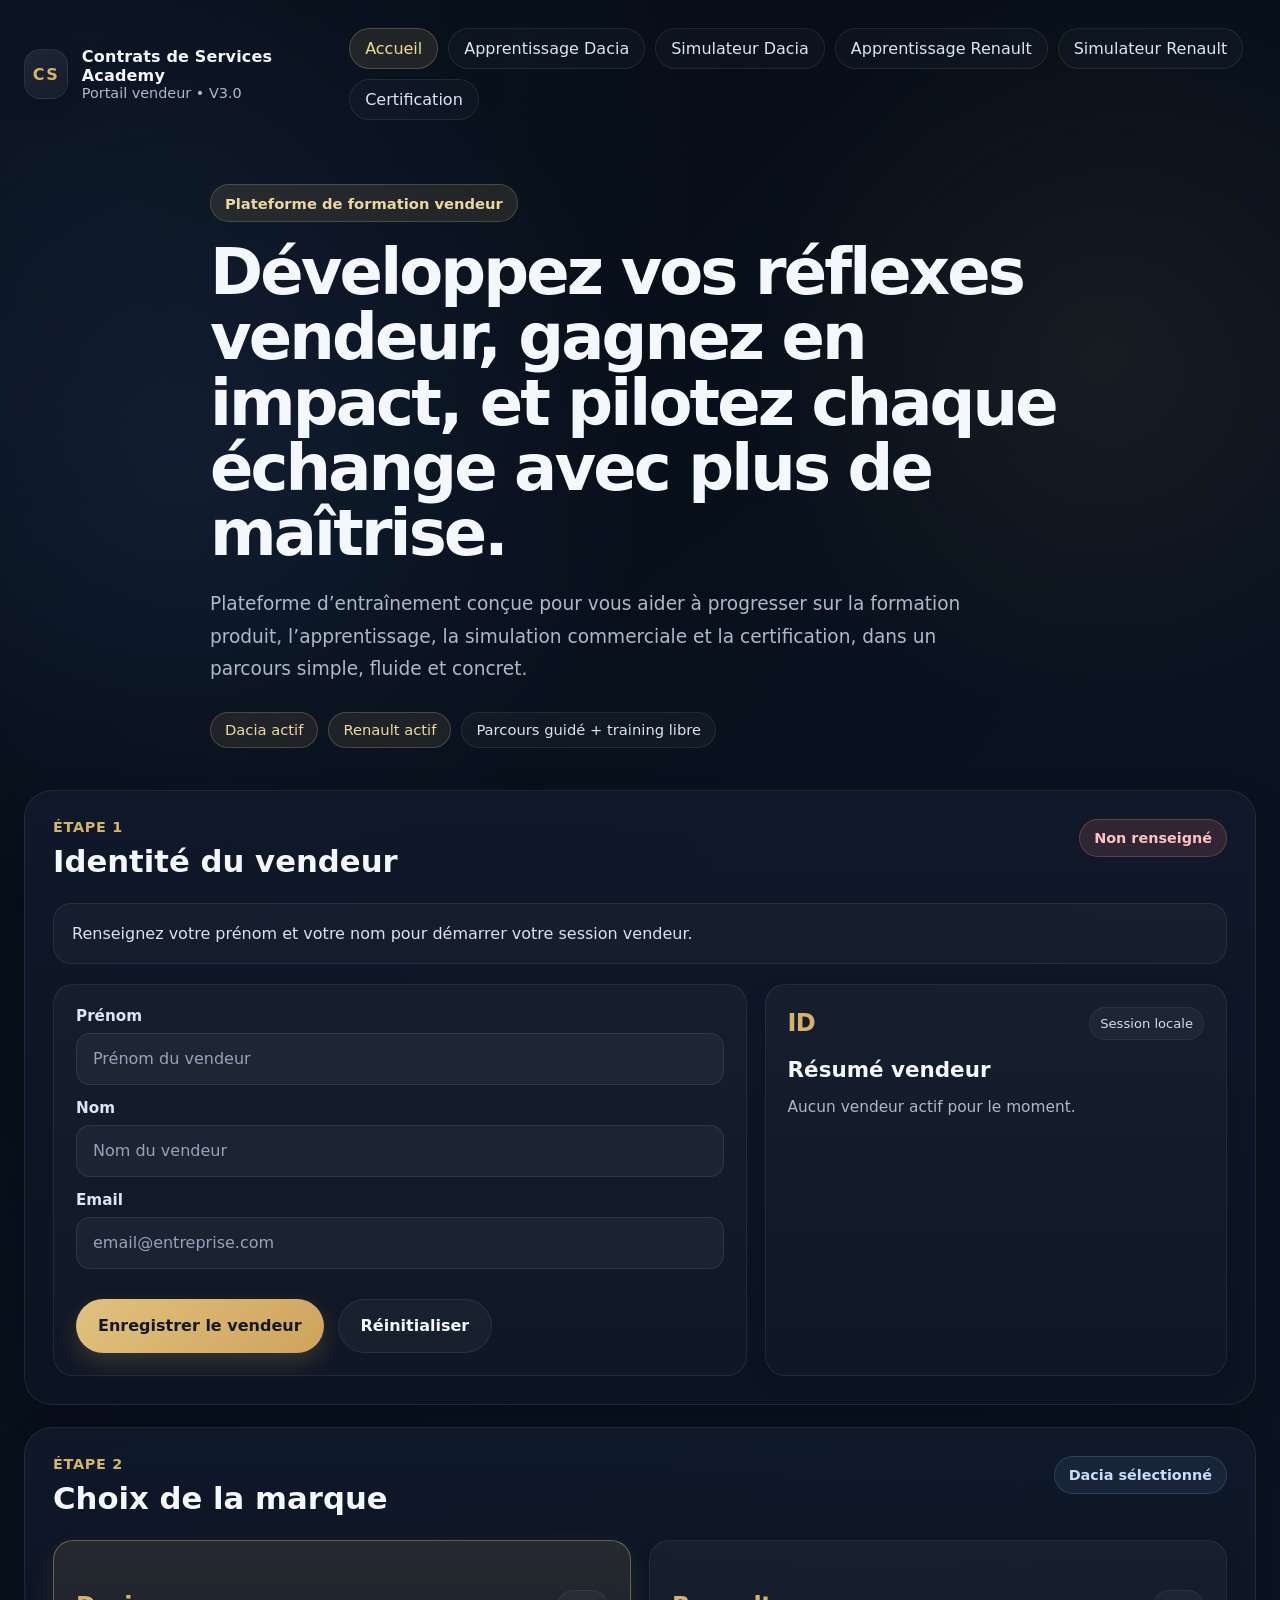
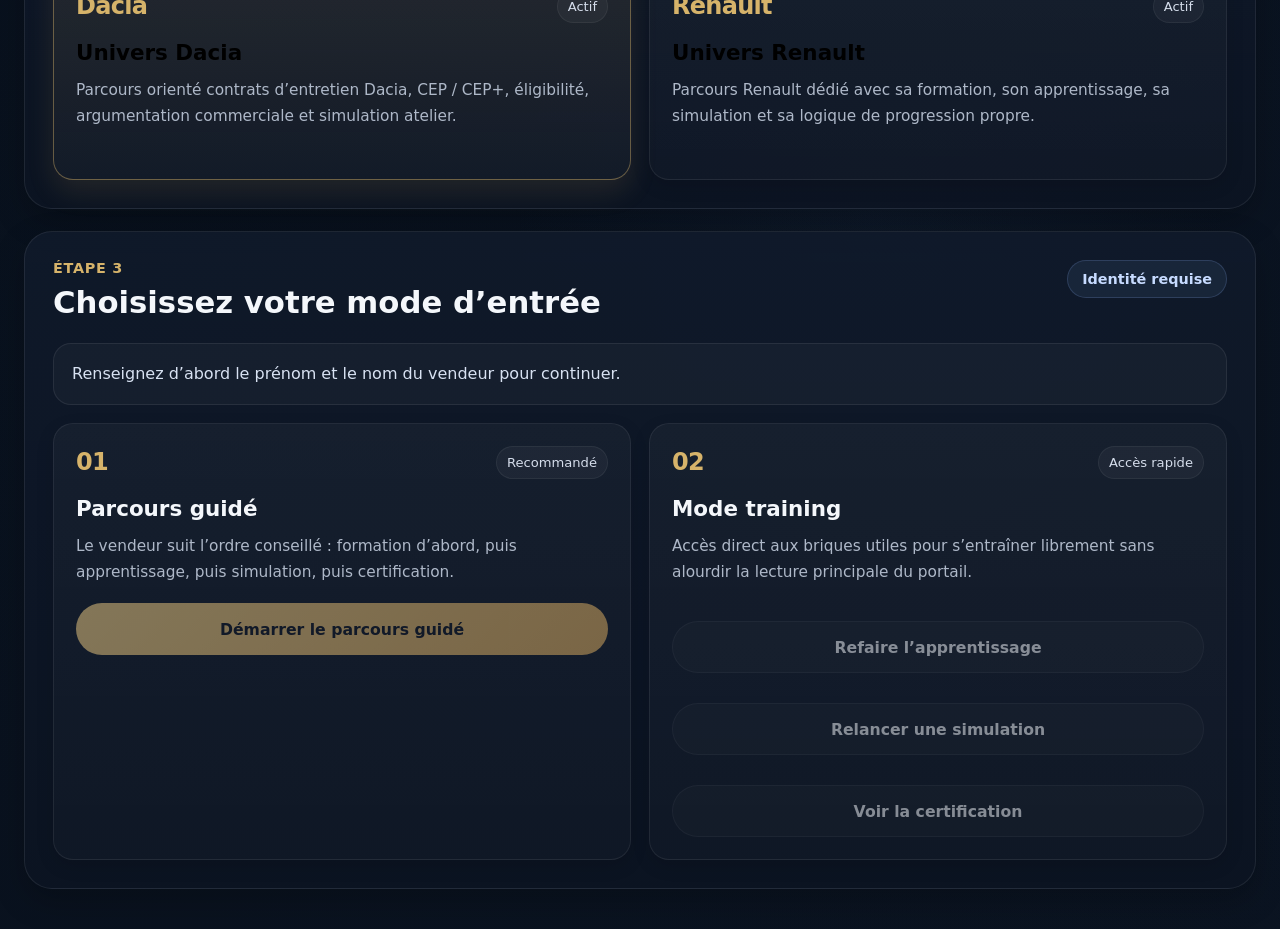
<file: learning-dacia.html>
<!DOCTYPE html>
<html lang="fr">
<head>
  <meta charset="UTF-8" />
  <meta name="viewport" content="width=device-width, initial-scale=1.0" />
  <title>Apprentissage Dacia - Contrats de services</title>
  <link rel="stylesheet" href="home.css" />
</head>
<body>
  <main class="home-page">
    <section class="hero learning-page">
      <div class="hero-bg"></div>
      <div class="hero-overlay"></div>

      <header class="hero-header">
        <div class="brand">
          <div class="brand-mark">CS</div>
          <div>
            <div class="brand-name">Contrats de Services Academy</div>
            <div class="brand-sub">Apprentissage Dacia • V3.0</div>
          </div>
        </div>

        <nav class="hero-nav">
          <a href="index.html" class="nav-link">Accueil</a>
          <a href="learning-dacia.html" class="nav-link active">Apprentissage Dacia</a>
          <a href="simulateur-dacia.html" class="nav-link">Simulateur Dacia</a>
          <a href="certification.html" class="nav-link">Certification</a>
        </nav>
      </header>

      <div class="hero-content certification-hero-content">
        <div class="hero-kicker">Étape 1 du parcours Dacia</div>

        <h1>
          Module d’apprentissage Dacia
        </h1>

        <p class="hero-subtitle">
          Ce module prépare le vendeur avant la mise en situation commerciale.
          L’objectif est de maîtriser les bases utiles du discours CEP / CEP+
          avant d’entrer dans le simulateur atelier Dacia.
        </p>

        <div class="hero-proof">
          <span class="proof-pill active">Univers Dacia</span>
          <span class="proof-pill">8 questions</span>
          <span class="proof-pill">Préparation au simulateur</span>
        </div>
      </div>

      <section class="journey-section">
        <div class="journey-card">
          <div class="journey-head">
            <div>
              <div class="journey-kicker">Parcours guidé</div>
              <h2>Avant de lancer la simulation</h2>
            </div>
            <div class="journey-side-badge">Étape recommandée</div>
          </div>

          <div class="journey-grid">
            <div class="step-card premium-step step-card-featured">
              <div class="step-top">
                <span class="step-number">01</span>
                <span class="step-tag">Actuel</span>
              </div>
              <h3>Apprentissage</h3>
              <p>
                Répondez au QCM vendeur pour vérifier votre maîtrise des règles,
                de l’éligibilité et de la logique commerciale Dacia.
              </p>
            </div>

            <a href="simulateur-dacia.html" class="step-card premium-step">
              <div class="step-top">
                <span class="step-number">02</span>
                <span class="step-tag">Suite</span>
              </div>
              <h3>Simulation</h3>
              <p>
                Passez ensuite à la mise en situation commerciale pour appliquer
                vos acquis dans un échange vendeur / cliente.
              </p>
            </a>

            <a href="certification.html" class="step-card premium-step">
              <div class="step-top">
                <span class="step-number">03</span>
                <span class="step-tag">Synthèse</span>
              </div>
              <h3>Certification</h3>
              <p>
                Consultez votre progression vendeur, vos scores enregistrés
                et le certificat exportable.
              </p>
            </a>

            <a href="index.html" class="step-card premium-step">
              <div class="step-top">
                <span class="step-number">↩</span>
                <span class="step-tag">Portail</span>
              </div>
              <h3>Retour portail</h3>
              <p>
                Revenez au portail vendeur pour reprendre le parcours ou utiliser
                le mode training libre.
              </p>
            </a>
          </div>
        </div>
      </section>

      <section class="journey-section">
        <div class="journey-card">
          <div class="journey-head">
            <div>
              <div class="journey-kicker">Module Dacia</div>
              <h2>QCM vendeur — préparation au simulateur</h2>
            </div>
            <div class="journey-side-badge">8 questions</div>
          </div>

          <div class="learning-active-universe">
            <div class="proof-pill active">Univers actif : Dacia</div>
          </div>

          <div class="step-card premium-step learning-question-card">
            <div class="step-top learning-question-top">
              <span class="step-number" id="questionNumber">Question 1 / 8</span>
              <span class="step-tag" id="questionTheme">Éligibilité</span>
            </div>

            <h3 id="questionText" class="learning-question-title">
              Chargement de la question...
            </h3>

            <div id="answersBox" class="learning-answers-box"></div>

            <div id="feedbackBox" class="learning-feedback-box" style="display: none;">
              <div id="feedbackTitle" class="learning-feedback-title"></div>
              <div id="feedbackText" class="learning-feedback-text"></div>
            </div>

            <div class="learning-actions-row">
              <button id="validateBtn" class="btn btn-primary btn-xl" type="button">
                Valider ma réponse
              </button>
              <button id="nextBtn" class="btn btn-secondary btn-xl" type="button" style="display: none;">
                Question suivante
              </button>
            </div>
          </div>
        </div>
      </section>

      <section class="journey-section">
        <div class="journey-card" id="resultsCard" style="display: none;">
          <div class="journey-head">
            <div>
              <div class="journey-kicker">Résultat</div>
              <h2>Fin du module Dacia</h2>
            </div>
            <div class="journey-side-badge" id="scoreBadge">Score</div>
          </div>

          <div class="journey-grid">
            <div class="step-card premium-step">
              <div class="step-top">
                <span class="step-number" id="finalScoreValue">0/8</span>
                <span class="step-tag" id="finalScorePercent">0%</span>
              </div>
              <h3>Score final</h3>
              <p id="finalScoreText">Résultat du module.</p>
            </div>

            <a href="simulateur-dacia.html" class="step-card premium-step">
              <div class="step-top">
                <span class="step-number">→</span>
                <span class="step-tag">Étape suivante</span>
              </div>
              <h3>Accéder au simulateur</h3>
              <p>
                Passez maintenant à la mise en situation commerciale en atelier
                pour tester votre posture vendeur.
              </p>
            </a>

            <a href="certification.html" class="step-card premium-step">
              <div class="step-top">
                <span class="step-number">C</span>
                <span class="step-tag">Synthèse</span>
              </div>
              <h3>Voir ma certification</h3>
              <p>
                Consultez votre score enregistré et la synthèse de progression
                du vendeur actif.
              </p>
            </a>

            <button id="restartBtn" class="step-card premium-step step-card-button" type="button">
              <div class="step-top">
                <span class="step-number">↻</span>
                <span class="step-tag">Rejouer</span>
              </div>
              <h3>Refaire le module</h3>
              <p>
                Relancez le QCM Dacia pour consolider vos réflexes avant la simulation.
              </p>
            </button>
          </div>
        </div>
      </section>
    </section>
  </main>

  <script src="learning-dacia.js"></script>
</body>
</html>
</file>
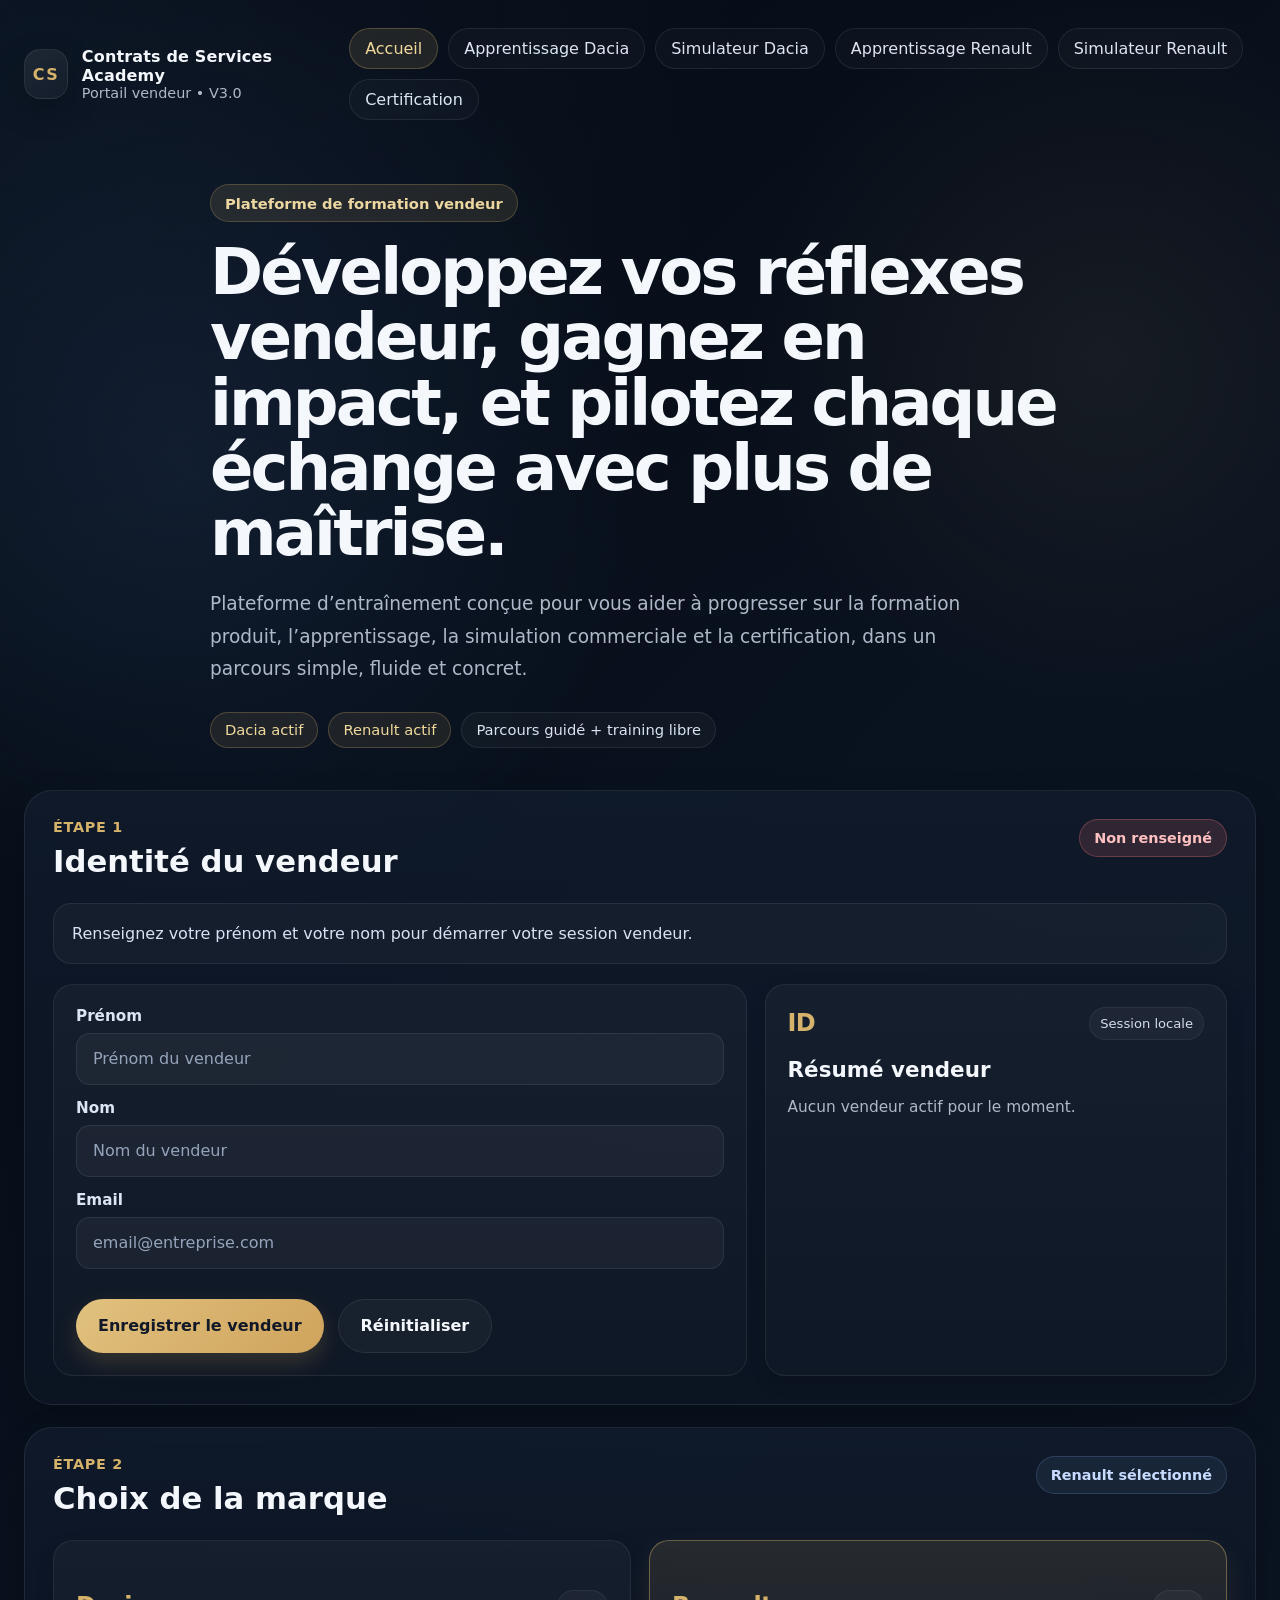
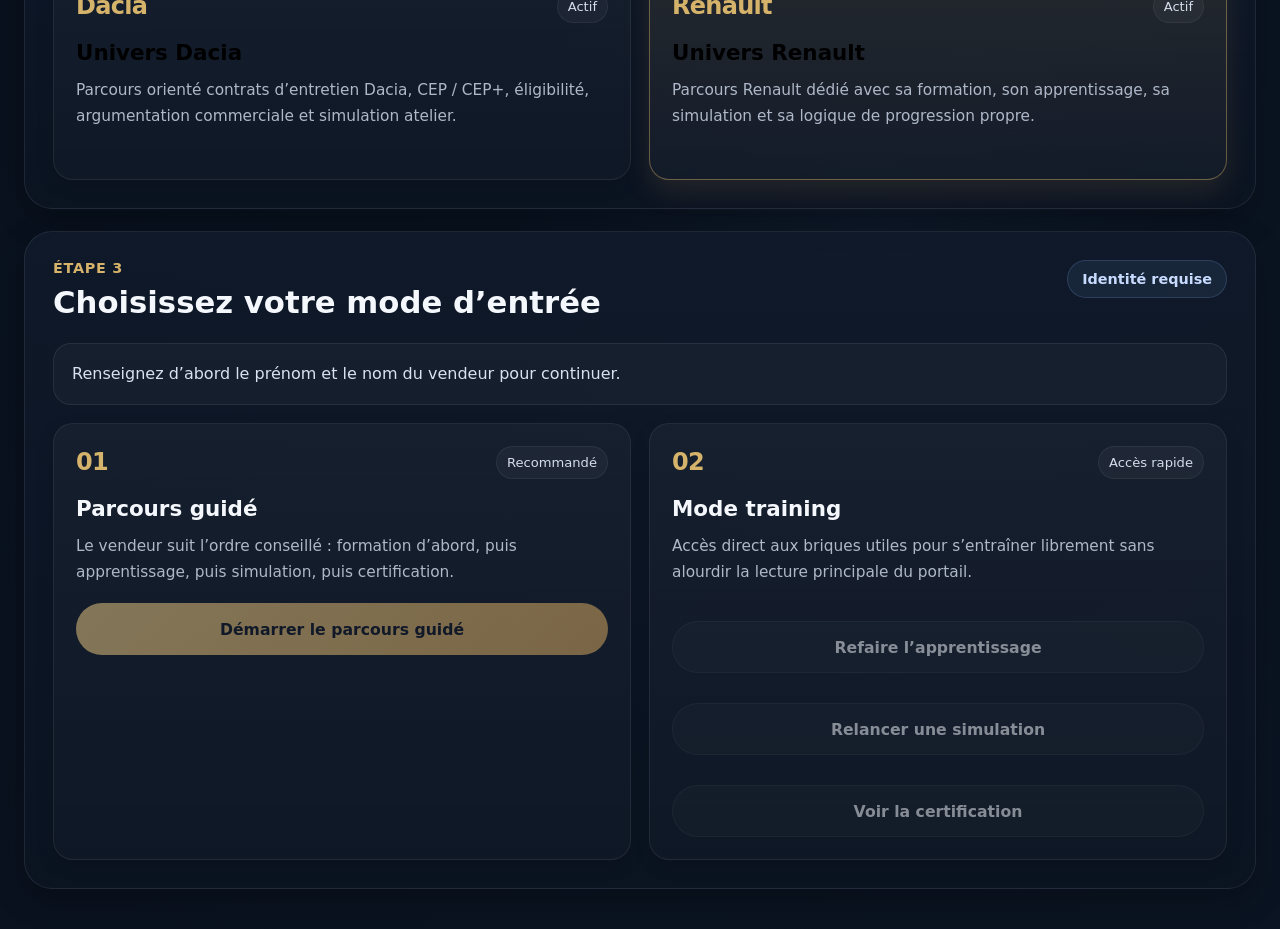
<file: learning-renault.html>
<!DOCTYPE html>
<html lang="fr">
<head>
  <meta charset="UTF-8" />
  <meta name="viewport" content="width=device-width, initial-scale=1.0" />
  <title>Apprentissage Renault - Contrats de services</title>
  <link rel="stylesheet" href="home.css" />
</head>
<body>
  <main class="home-page">
    <section class="hero">
      <div class="hero-bg"></div>
      <div class="hero-overlay"></div>

      <header class="hero-header">
        <div class="brand">
          <div class="brand-mark">CS</div>
          <div>
            <div class="brand-name">Contrats de Services Academy</div>
            <div class="brand-sub">Apprentissage Renault • V3.0</div>
          </div>
        </div>

        <nav class="hero-nav">
          <a href="index.html" class="nav-link">Accueil</a>
          <a href="learning-dacia.html" class="nav-link">Apprentissage Dacia</a>
          <a href="simulateur-dacia.html" class="nav-link">Simulateur Dacia</a>
          <a href="learning-renault.html" class="nav-link active">Apprentissage Renault</a>
          <a href="simulateur-renault.html" class="nav-link">Simulateur Renault</a>
          <a href="certification.html" class="nav-link">Certification</a>
        </nav>
      </header>

      <div class="hero-content hero-content-simple">
        <div class="hero-kicker">Module Renault</div>

        <h1>
          Travaillez votre posture vendeur Renault pour mieux proposer, valoriser et conclure la vente des contrats d’entretien Privilèges.
        </h1>

        <p class="hero-subtitle">
          Ce module de 8 questions vous entraîne à mieux découvrir le besoin client, recommander la bonne solution,
          traiter les objections et défendre avec justesse la valeur des contrats d’entretien Privilèges
          en environnement atelier.
        </p>

        <div class="hero-proof">
          <span class="proof-pill active">8 questions Renault</span>
          <span class="proof-pill active">Résultat enregistré</span>
          <span class="proof-pill">Préparation simulation + certification</span>
        </div>
      </div>

      <section class="journey-section learning-active-universe">
        <div class="journey-card">
          <div class="journey-head">
            <div>
              <div class="journey-kicker">Univers actif</div>
              <h2>Apprentissage Renault</h2>
            </div>
            <div class="journey-side-badge status-progress">QCM vendeur</div>
          </div>

          <div class="mode-intro-box">
            <p>
              Objectif : former le vendeur à proposer efficacement les contrats d’entretien Privilèges,
              en reliant la recommandation au besoin client, à la maîtrise budgétaire, à la protection du véhicule
              et à la continuité du suivi dans le réseau.
            </p>
          </div>

          <div class="learning-actions-row">
            <a href="simulateur-renault.html" class="btn btn-secondary btn-xl">Aller au simulateur Renault</a>
            <a href="certification.html" class="btn btn-secondary btn-xl">Voir certification</a>
            <a href="index.html" class="btn btn-secondary btn-xl">Retour portail</a>
          </div>
        </div>
      </section>

      <section class="journey-section">
        <div class="journey-card">
          <div class="journey-head">
            <div>
              <div class="journey-kicker" id="questionNumber">Question 1 / 8</div>
              <h2 id="questionTheme">Thème</h2>
            </div>
            <div class="journey-side-badge" id="scoreBadge">Score en cours</div>
          </div>

          <div class="step-card premium-step learning-question-card">
            <div class="step-top learning-question-top">
              <span class="step-number">QCM</span>
              <span class="step-tag">Renault</span>
            </div>

            <h3 id="questionText" class="learning-question-title">
              Chargement de la question...
            </h3>

            <div id="answersBox" class="learning-answers-box"></div>

            <div id="feedbackBox" class="learning-feedback-box" style="display: none;">
              <div id="feedbackTitle" class="learning-feedback-title"></div>
              <div id="feedbackText" class="learning-feedback-text"></div>
            </div>

            <div class="learning-actions-row">
              <button id="validateBtn" class="btn btn-primary btn-xl" type="button">
                Valider la réponse
              </button>
              <button id="nextBtn" class="btn btn-secondary btn-xl" type="button" style="display: none;">
                Question suivante
              </button>
            </div>
          </div>
        </div>
      </section>

      <section class="journey-section">
        <div id="resultsCard" class="journey-card" style="display: none;">
          <div class="journey-head">
            <div>
              <div class="journey-kicker">Résultat final</div>
              <h2>Fin du module Renault</h2>
            </div>
            <div class="journey-side-badge status-certified">Score calculé</div>
          </div>

          <div class="mode-intro-box" style="margin-bottom: 20px;">
            <p id="finalScoreText">
              Résultat en cours de calcul.
            </p>
          </div>

          <div class="journey-grid">
            <div class="step-card premium-step">
              <div class="step-top">
                <span class="step-number" id="finalScoreValue">0/8</span>
                <span class="step-tag">Bonnes réponses</span>
              </div>
              <h3>Score brut</h3>
              <p>Nombre de bonnes réponses sur l’ensemble du module Renault.</p>
            </div>

            <div class="step-card premium-step">
              <div class="step-top">
                <span class="step-number" id="finalScorePercent">0%</span>
                <span class="step-tag">Performance</span>
              </div>
              <h3>Score final</h3>
              <p>Pourcentage obtenu sur les 8 questions du QCM Renault.</p>
            </div>

            <div class="step-card premium-step">
              <div class="step-top">
                <span class="step-number">SIM</span>
                <span class="step-tag">Étape suivante</span>
              </div>
              <h3>Passage recommandé</h3>
              <p>
                Après ce module, l’étape logique est de tester la posture vendeur
                dans une simulation commerciale Renault complète.
              </p>
            </div>

            <div class="step-card premium-step">
              <div class="step-top">
                <span class="step-number">V3</span>
                <span class="step-tag">Enregistrement local</span>
              </div>
              <h3>Suivi vendeur</h3>
              <p>
                Le score Renault est enregistré localement sur ce navigateur pour alimenter la certification.
              </p>
            </div>
          </div>

          <div class="learning-actions-row">
            <button id="restartBtn" class="btn btn-primary btn-xl" type="button">
              Refaire le QCM Renault
            </button>
            <a href="simulateur-renault.html" class="btn btn-secondary btn-xl">Lancer la simulation Renault</a>
            <a href="certification.html" class="btn btn-secondary btn-xl">Voir certification</a>
            <a href="index.html" class="btn btn-secondary btn-xl">Retour portail</a>
          </div>
        </div>
      </section>
    </section>
  </main>

  <script src="learning-renault.js"></script>
</body>
</html>
</file>
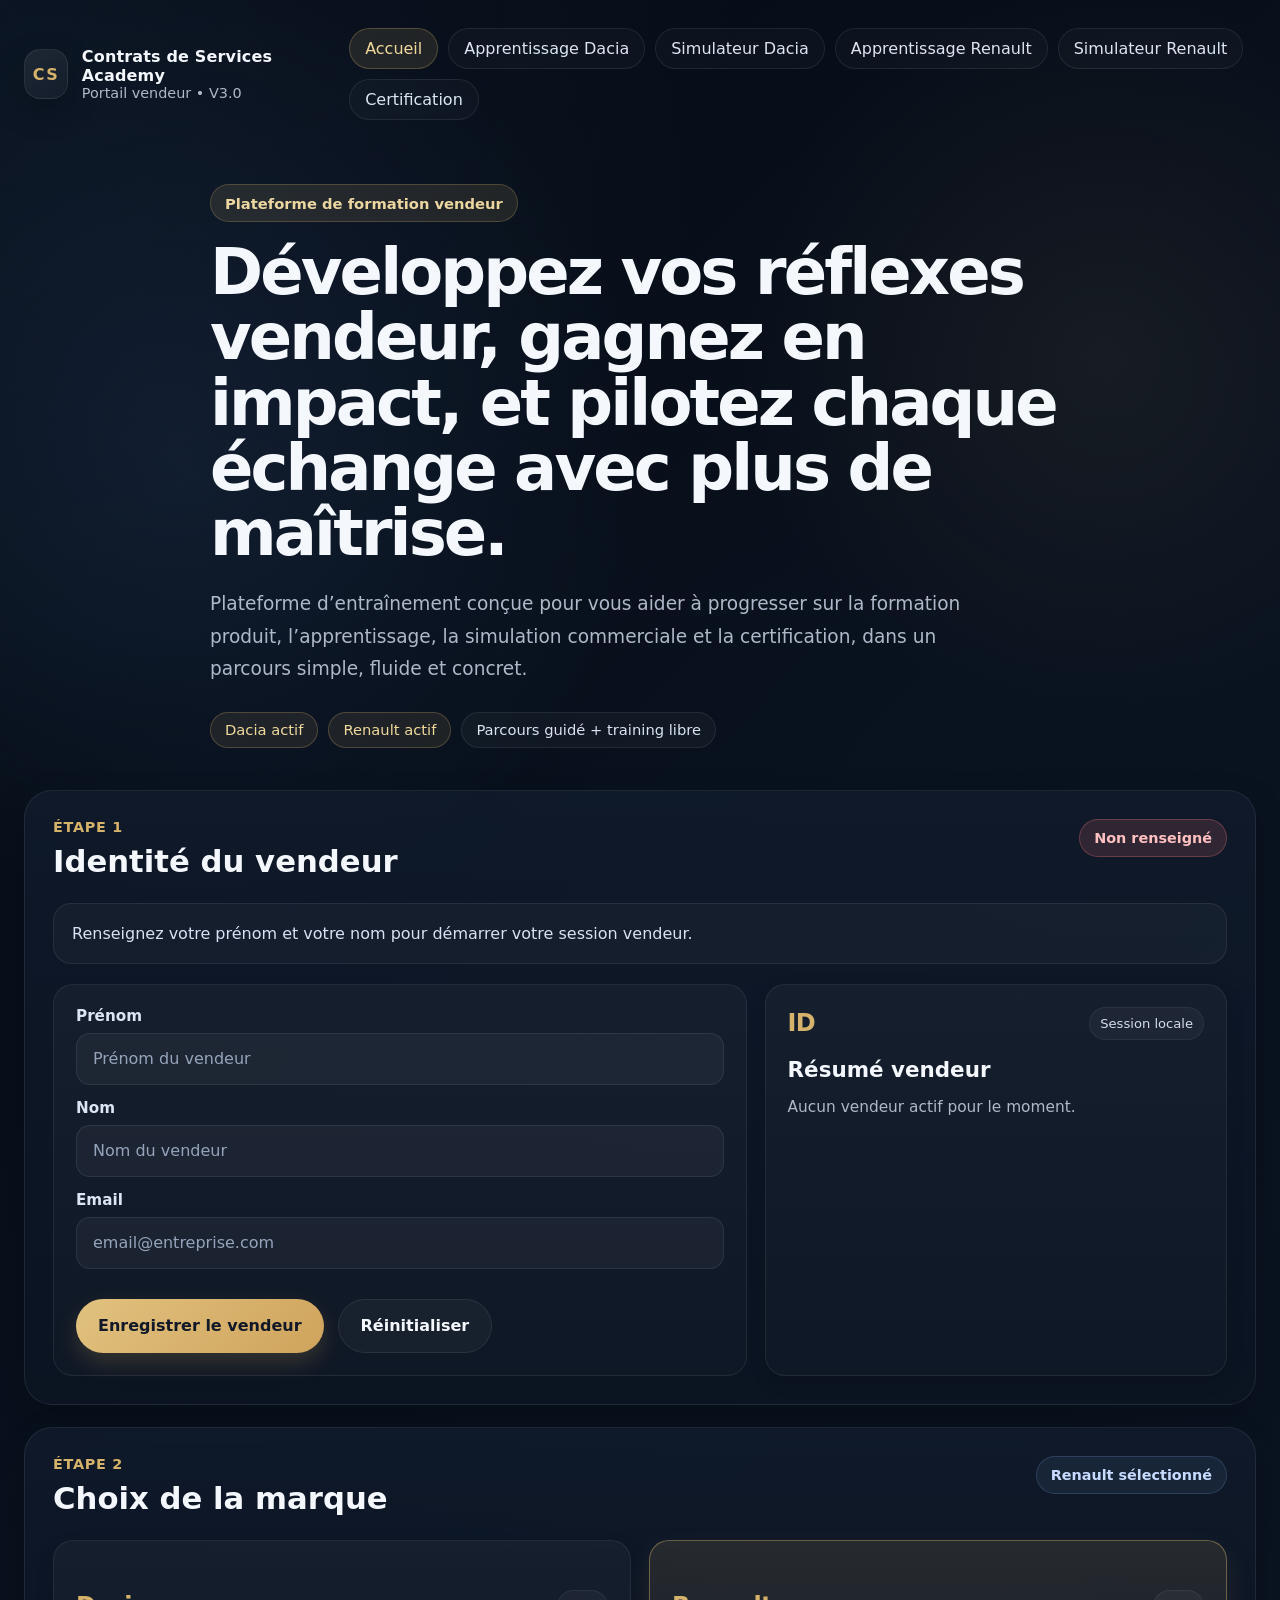
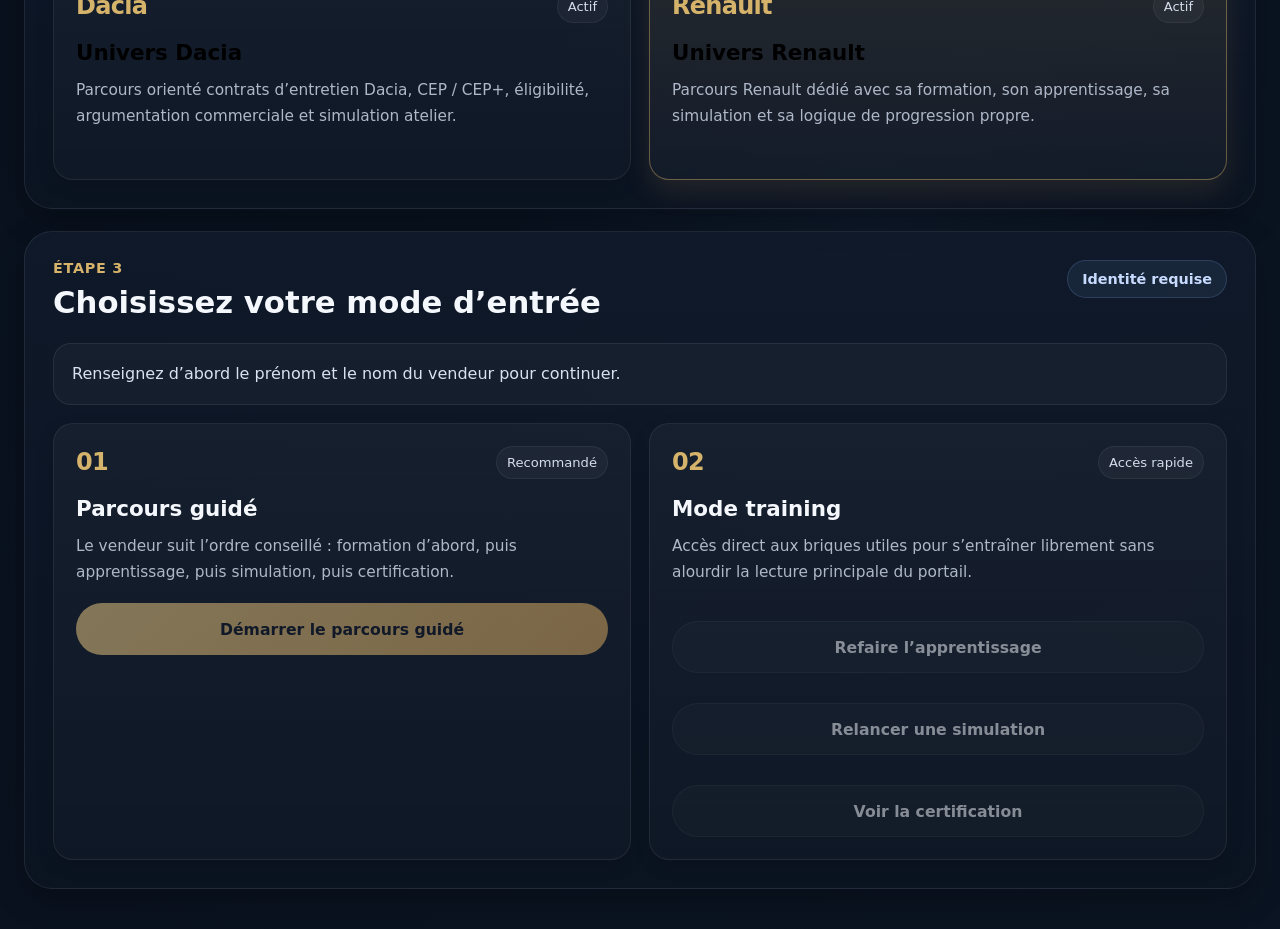
<file: learning.html>
<!DOCTYPE html>
<html lang="fr">
<head>
  <meta charset="UTF-8" />
  <meta name="viewport" content="width=device-width, initial-scale=1.0" />
  <title>Apprentissage Dacia - Contrats de services</title>
  <link rel="stylesheet" href="home.css" />
</head>
<body>
  <main class="home-page">
    <section class="hero learning-page">
      <div class="hero-bg"></div>
      <div class="hero-overlay"></div>

      <header class="hero-header">
        <div class="brand">
          <div class="brand-mark">CS</div>
          <div>
            <div class="brand-name">Contrats de Services Academy</div>
            <div class="brand-sub">Apprentissage Dacia • V3.0</div>
          </div>
        </div>

        <nav class="hero-nav">
          <a href="index.html" class="nav-link">Accueil</a>
          <a href="learning.html" class="nav-link active">Apprentissage Dacia</a>
          <a href="simulateur.html" class="nav-link">Simulateur Dacia</a>
          <a href="certification.html" class="nav-link">Certification</a>
        </nav>
      </header>

      <div class="hero-content certification-hero-content">
        <div class="hero-kicker">Étape 1 du parcours</div>

        <h1>
          Module d’apprentissage Dacia
        </h1>

        <p class="hero-subtitle">
          Ce module prépare le vendeur avant la mise en situation commerciale.
          L’objectif est de maîtriser les bases utiles du discours CEP / CEP+
          avant d’entrer dans le simulateur atelier.
        </p>

        <div class="hero-proof">
          <span class="proof-pill active">Univers Dacia</span>
          <span class="proof-pill">8 questions</span>
          <span class="proof-pill">Préparation au simulateur</span>
        </div>
      </div>

      <section class="journey-section">
        <div class="journey-card">
          <div class="journey-head">
            <div>
              <div class="journey-kicker">Parcours guidé</div>
              <h2>Avant de lancer la simulation</h2>
            </div>
            <div class="journey-side-badge">Étape recommandée</div>
          </div>

          <div class="journey-grid">
            <div class="step-card premium-step step-card-featured">
              <div class="step-top">
                <span class="step-number">01</span>
                <span class="step-tag">Actuel</span>
              </div>
              <h3>Apprentissage</h3>
              <p>
                Répondez au QCM vendeur pour vérifier votre maîtrise des règles,
                de l’éligibilité et de la logique commerciale Dacia.
              </p>
            </div>

            <a href="simulateur.html" class="step-card premium-step">
              <div class="step-top">
                <span class="step-number">02</span>
                <span class="step-tag">Suite</span>
              </div>
              <h3>Simulation</h3>
              <p>
                Passez ensuite à la mise en situation commerciale pour appliquer
                vos acquis dans un échange vendeur / cliente.
              </p>
            </a>

            <a href="certification.html" class="step-card premium-step">
              <div class="step-top">
                <span class="step-number">03</span>
                <span class="step-tag">Synthèse</span>
              </div>
              <h3>Certification</h3>
              <p>
                Consultez votre progression vendeur, vos scores enregistrés
                et le certificat exportable.
              </p>
            </a>

            <a href="index.html" class="step-card premium-step">
              <div class="step-top">
                <span class="step-number">↩</span>
                <span class="step-tag">Portail</span>
              </div>
              <h3>Retour portail</h3>
              <p>
                Revenez au portail vendeur pour reprendre le parcours ou utiliser
                le mode training libre.
              </p>
            </a>
          </div>
        </div>
      </section>

      <section class="journey-section">
        <div class="journey-card">
          <div class="journey-head">
            <div>
              <div class="journey-kicker">Module Dacia</div>
              <h2>QCM vendeur — préparation au simulateur</h2>
            </div>
            <div class="journey-side-badge">8 questions</div>
          </div>

          <div class="learning-active-universe">
            <div class="proof-pill active">Univers actif : Dacia</div>
          </div>

          <div class="step-card premium-step learning-question-card">
            <div class="step-top learning-question-top">
              <span class="step-number" id="questionNumber">Question 1 / 8</span>
              <span class="step-tag" id="questionTheme">Éligibilité</span>
            </div>

            <h3 id="questionText" class="learning-question-title">
              Chargement de la question...
            </h3>

            <div id="answersBox" class="learning-answers-box"></div>

            <div id="feedbackBox" class="learning-feedback-box" style="display: none;">
              <div id="feedbackTitle" class="learning-feedback-title"></div>
              <div id="feedbackText" class="learning-feedback-text"></div>
            </div>

            <div class="learning-actions-row">
              <button id="validateBtn" class="btn btn-primary btn-xl" type="button">
                Valider ma réponse
              </button>
              <button id="nextBtn" class="btn btn-secondary btn-xl" type="button" style="display: none;">
                Question suivante
              </button>
            </div>
          </div>
        </div>
      </section>

      <section class="journey-section">
        <div class="journey-card" id="resultsCard" style="display: none;">
          <div class="journey-head">
            <div>
              <div class="journey-kicker">Résultat</div>
              <h2>Fin du module Dacia</h2>
            </div>
            <div class="journey-side-badge" id="scoreBadge">Score</div>
          </div>

          <div class="journey-grid">
            <div class="step-card premium-step">
              <div class="step-top">
                <span class="step-number" id="finalScoreValue">0/8</span>
                <span class="step-tag" id="finalScorePercent">0%</span>
              </div>
              <h3>Score final</h3>
              <p id="finalScoreText">Résultat du module.</p>
            </div>

            <a href="simulateur.html" class="step-card premium-step">
              <div class="step-top">
                <span class="step-number">→</span>
                <span class="step-tag">Étape suivante</span>
              </div>
              <h3>Accéder au simulateur</h3>
              <p>
                Passez maintenant à la mise en situation commerciale en atelier
                pour tester votre posture vendeur.
              </p>
            </a>

            <a href="certification.html" class="step-card premium-step">
              <div class="step-top">
                <span class="step-number">C</span>
                <span class="step-tag">Synthèse</span>
              </div>
              <h3>Voir ma certification</h3>
              <p>
                Consultez votre score enregistré et la synthèse de progression
                du vendeur actif.
              </p>
            </a>

            <button id="restartBtn" class="step-card premium-step step-card-button" type="button">
              <div class="step-top">
                <span class="step-number">↻</span>
                <span class="step-tag">Rejouer</span>
              </div>
              <h3>Refaire le module</h3>
              <p>
                Relancez le QCM Dacia pour consolider vos réflexes avant la simulation.
              </p>
            </button>
          </div>
        </div>
      </section>
    </section>
  </main>

  <script src="learning.js"></script>
</body>
</html>
</file>
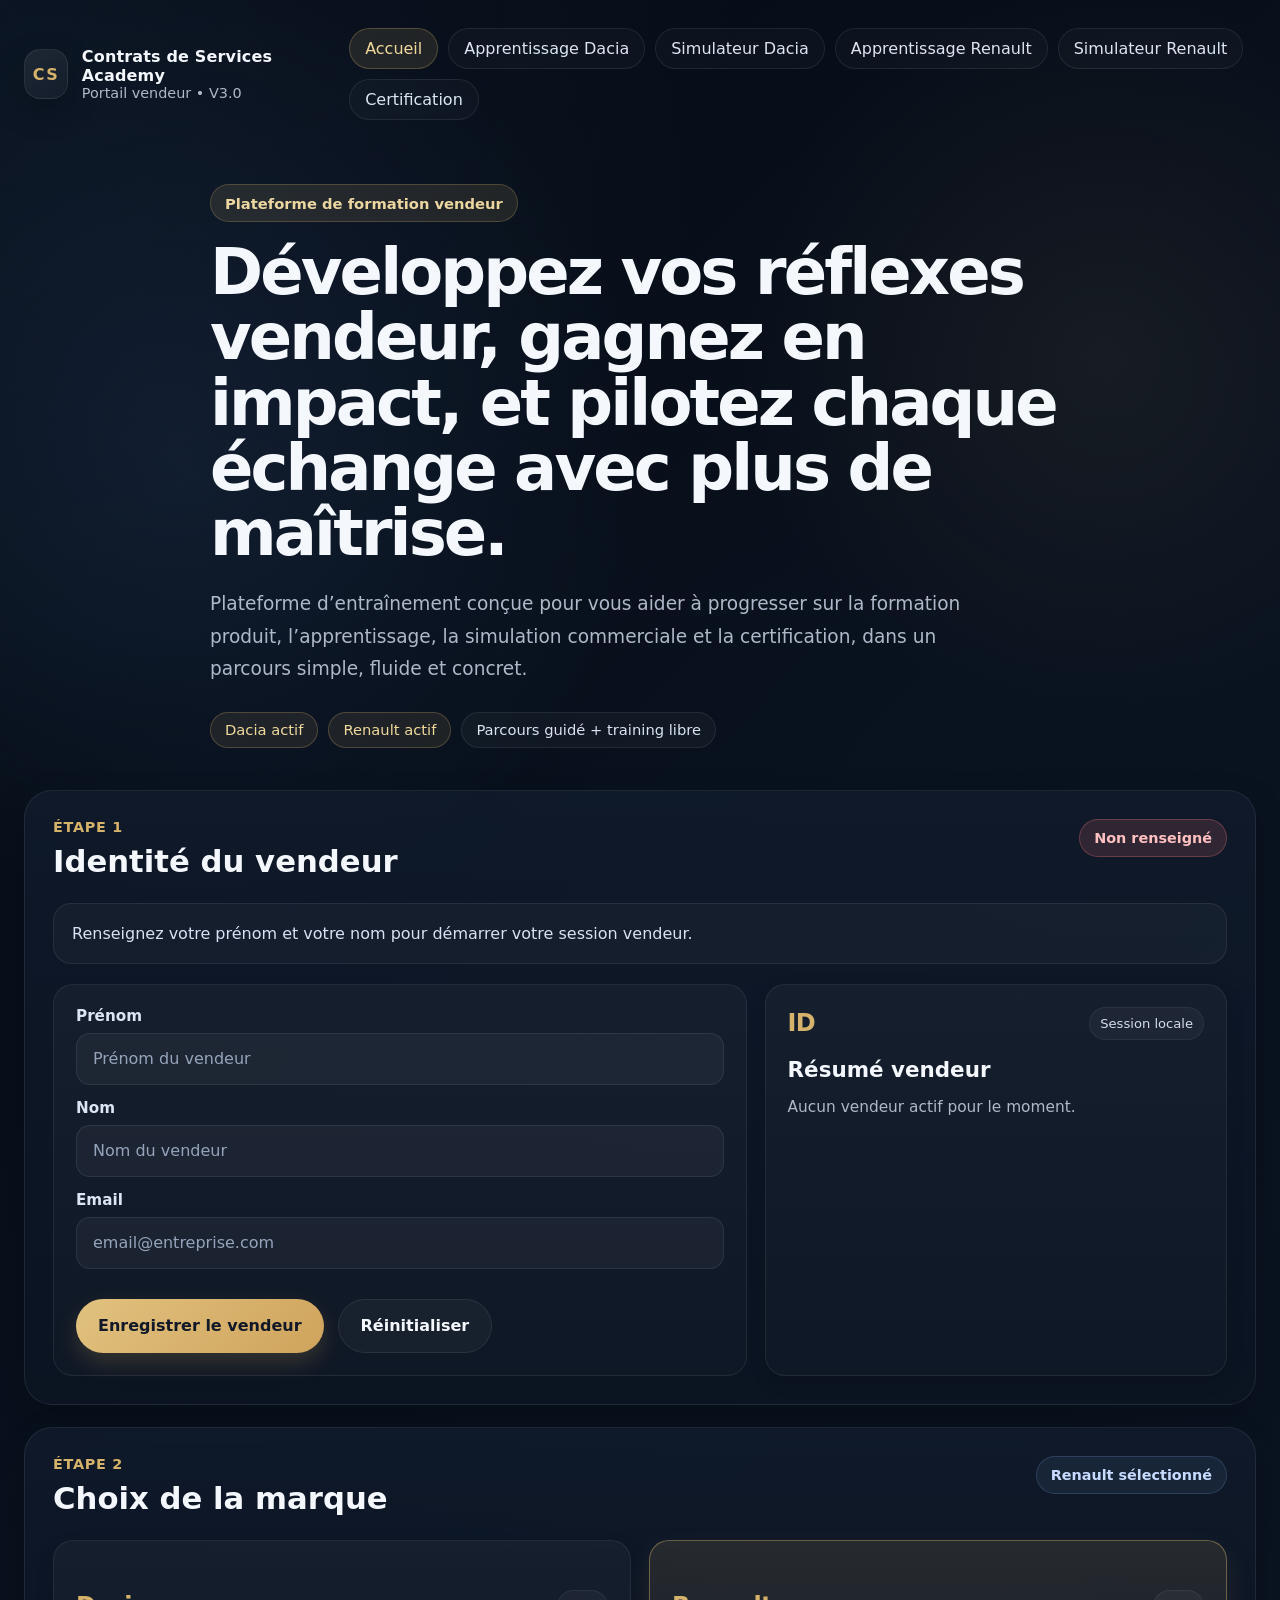
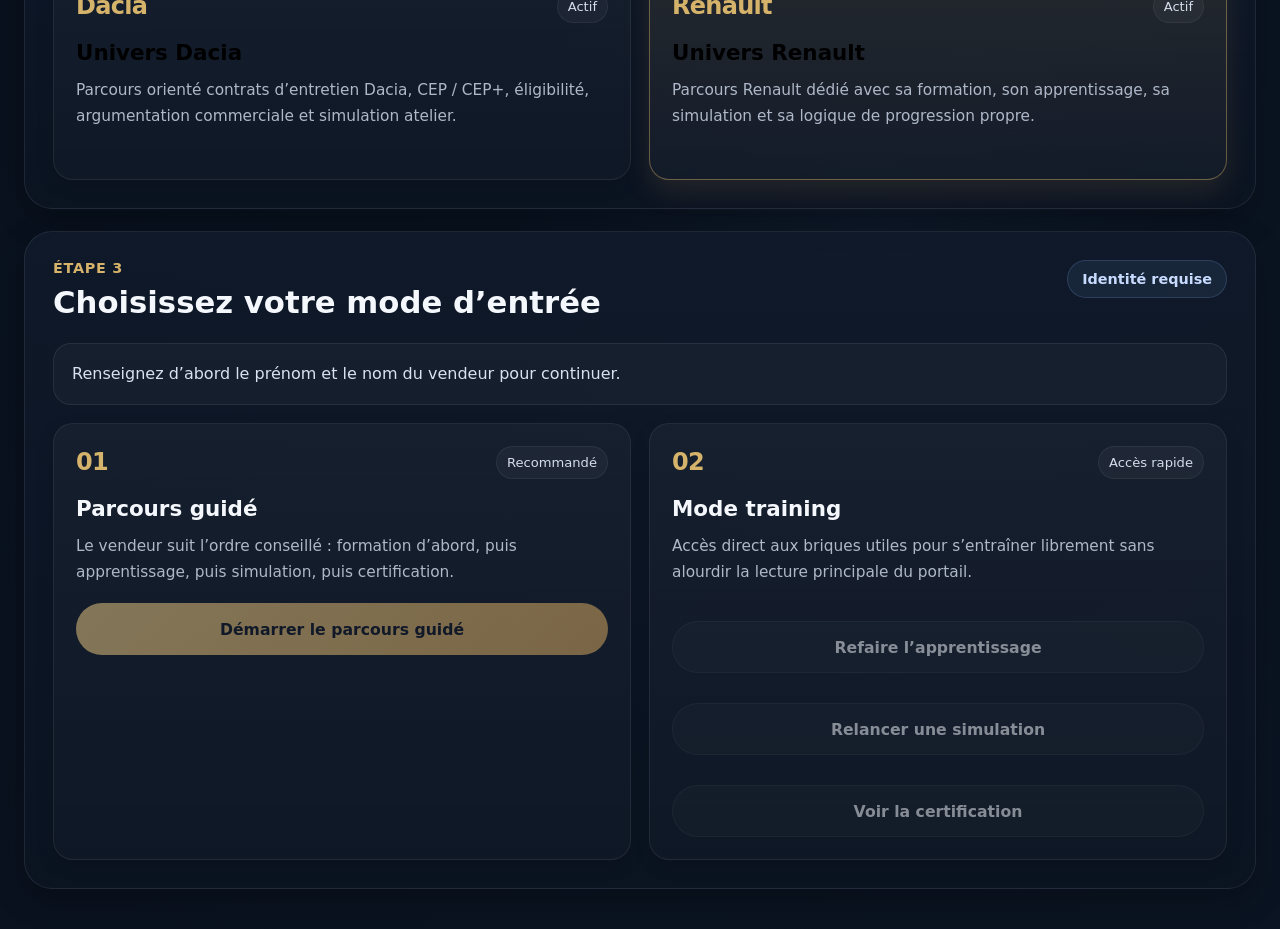
<file: simulateur-dacia.html>
<!DOCTYPE html>
<html lang="fr">
<head>
  <meta charset="UTF-8" />
  <meta name="viewport" content="width=device-width, initial-scale=1.0" />
  <title>Simulation Dacia - Contrats de services</title>
  <link rel="stylesheet" href="styles.css" />
</head>
<body>
  <div class="app">
    <div class="topbar">
      <div class="title-wrap">
        <h1>Simulation Atelier Dacia</h1>
        <p>Entraînement commercial CEP / CEP+ pour le parcours vendeur Dacia.</p>
      </div>
      <div class="badge" id="modeBadge">Simulation vendeur</div>
    </div>

    <section class="panel" style="margin-bottom: 18px;">
      <div class="panel-inner">
        <div style="display:flex; justify-content:space-between; align-items:flex-start; gap:20px; flex-wrap:wrap;">
          <div style="max-width:760px;">
            <div class="badge" style="margin-bottom:10px;">Univers Dacia</div>
            <h2 style="margin:0 0 10px;">Mise en situation commerciale</h2>
            <p class="sub" style="font-size:15px; line-height:1.6; margin:0;">
              Le vendeur travaille ici la découverte client, l’argumentation CEP / CEP+,
              le traitement des objections et la conclusion commerciale.
            </p>
          </div>

          <div style="min-width:260px; display:flex; gap:10px; flex-wrap:wrap; justify-content:flex-end;">
            <a href="learning-dacia.html" class="btn btn-secondary">Reprendre l’apprentissage</a>
            <a href="certification.html" class="btn btn-secondary">Voir certification</a>
            <a href="index.html" class="btn btn-secondary">Retour portail</a>
          </div>
        </div>
      </div>
    </section>

    <div class="layout">
      <section class="panel">
        <div class="panel-inner">
          <div class="panel-title">
            <h2>Cliente</h2>
            <span class="sub">Réaction en direct</span>
          </div>

          <div class="client-card">
            <div class="avatar-box">
              <img id="avatar" src="/images/neutral.jpg" alt="Cliente" />
            </div>

            <div>
              <div class="trust-label">
                <span>Niveau de confiance</span>
                <span id="trustText">50%</span>
              </div>
              <div class="trust-shell">
                <div id="trust"></div>
              </div>
            </div>

            <div class="skills-box">
              <div class="skills-title">Blocs de compétences validés</div>
              <div class="skills-row">
                <div class="skill-star" id="skill-welcome" aria-checked="false">★<span>Accueil</span></div>
                <div class="skill-star" id="skill-discovery" aria-checked="false">★<span>Découverte</span></div>
                <div class="skill-star" id="skill-argumentation" aria-checked="false">★<span>Argumentation</span></div>
                <div class="skill-star" id="skill-objection" aria-checked="false">★<span>Objections</span></div>
                <div class="skill-star" id="skill-closing" aria-checked="false">★<span>Conclusion</span></div>
              </div>
            </div>

            <div class="chips">
              <span class="chip">Proposition spontanée</span>
              <span class="chip">Valeur client</span>
              <span class="chip">Objections</span>
              <span class="chip">Closing</span>
            </div>
          </div>
        </div>
      </section>

      <section class="panel">
        <div class="panel-inner">
          <div class="panel-title">
            <h2>Simulation</h2>
            <span class="sub">Atelier Dacia</span>
          </div>

          <div class="sim-header">
            <div class="field">
              <label for="profil">Profil client</label>
              <select id="profil">
                <option value="convaincu">Convaincu</option>
                <option value="hesitant">Hésitant</option>
                <option value="mefiant">Méfiant</option>
                <option value="prix">Orienté prix</option>
                <option value="sceptique">Sceptique</option>
                <option value="pro">Client professionnel</option>
              </select>
            </div>

            <div class="field">
              <label for="scenario">Scénario atelier</label>
              <select id="scenario">
                <option value="revision">Révision</option>
                <option value="facture">Facture élevée</option>
                <option value="fin-garantie">Fin garantie</option>
                <option value="usure">Usure</option>
              </select>
            </div>

            <div class="field">
              <label for="vehicleAge">Âge véhicule</label>
              <select id="vehicleAge">
                <option value="1 an">1 an</option>
                <option value="2 ans">2 ans</option>
                <option value="3 ans">3 ans</option>
                <option value="4 ans">4 ans</option>
                <option value="5 ans">5 ans</option>
                <option value="6 ans">6 ans</option>
                <option value="7 ans">7 ans</option>
                <option value="8 ans">8 ans</option>
              </select>
            </div>

            <div class="field">
              <label for="energyType">Motorisation</label>
              <select id="energyType">
                <option value="essence_gpl">Essence / GPL</option>
                <option value="diesel">Diesel</option>
                <option value="hybrid">Hybride</option>
                <option value="ev">Électrique</option>
              </select>
            </div>
          </div>

          <div id="briefBox" class="brief-box">
            <div class="brief-title">Situation client</div>
            <div id="briefText"></div>
          </div>

          <div id="chat"></div>

          <div class="chat-footer">
            <input id="input" placeholder="Votre réponse..." />
            <button class="btn btn-primary" id="sendBtn">Envoyer</button>
            <button class="btn btn-secondary" id="finishDemoBtn">Terminer la simulation</button>
            <button class="btn btn-secondary" id="newDemoBtn">Nouvelle simulation</button>
          </div>

          <div id="endMessage" class="hidden">
            <h3 id="endTitle">Fin de simulation</h3>
            <div class="sub" id="endSubtitle" style="margin-bottom:10px;">
              La discussion est terminée. Lance maintenant l’évaluation.
            </div>
            <button class="btn btn-primary" id="evalBtn">Voir évaluation</button>
          </div>
        </div>
      </section>

      <section class="panel">
        <div class="panel-inner">
          <div class="help-head">
            <div>
              <h2 style="margin:0 0 4px;">Aide vendeur</h2>
              <div class="sub">Pense-bête discret</div>
            </div>
            <span class="mini-tag">CEP / CEP+</span>
          </div>

          <button class="btn btn-secondary" id="toggleHelpBtn">Afficher aide</button>

          <div id="helpBox" class="hidden">
            <div class="help-section">
              <h4>Tarifs repères</h4>
              <div class="price-grid">
                <div class="price-card">
                  <div class="name">CEP</div>
                  <div class="value" id="cepPrice">29€ / mois</div>
                </div>
                <div class="price-card">
                  <div class="name">CEP+</div>
                  <div class="value" id="ceppPrice">59€ / mois</div>
                </div>
              </div>
            </div>

            <div class="help-section">
              <h4>Angle conseillé</h4>
              <ul class="help-list">
                <li id="helpRecommendation">CEP si client surtout sensible à l’entretien, CEP+ si besoin de couverture plus large.</li>
                <li id="helpAngle">Budget maîtrisé pendant 48 mois, assistance 24/7, entretien dans le réseau, revente facilitée.</li>
              </ul>
            </div>

            <div class="help-section">
              <h4>Rappel closing</h4>
              <ul class="help-list">
                <li>Faire une proposition claire</li>
                <li>Demander une décision</li>
                <li>Une note solide demande une vraie tentative de conclusion</li>
              </ul>
            </div>

            <div class="help-section">
              <h4>Rappels métier</h4>
              <ul class="help-list">
                <li>Souscription possible de 1 à 8 ans + 6 mois selon les cas, avec 120 000 km max à la souscription</li>
                <li>Durée max 48 mois</li>
                <li>Fin de contrat max 200 000 km</li>
                <li>Pense à vérifier année, kilométrage, contrat existant et faisabilité Particeep</li>
              </ul>
            </div>
          </div>
        </div>
      </section>
    </div>
  </div>

  <script src="app-dacia.js"></script>
</body>
</html>
</file>
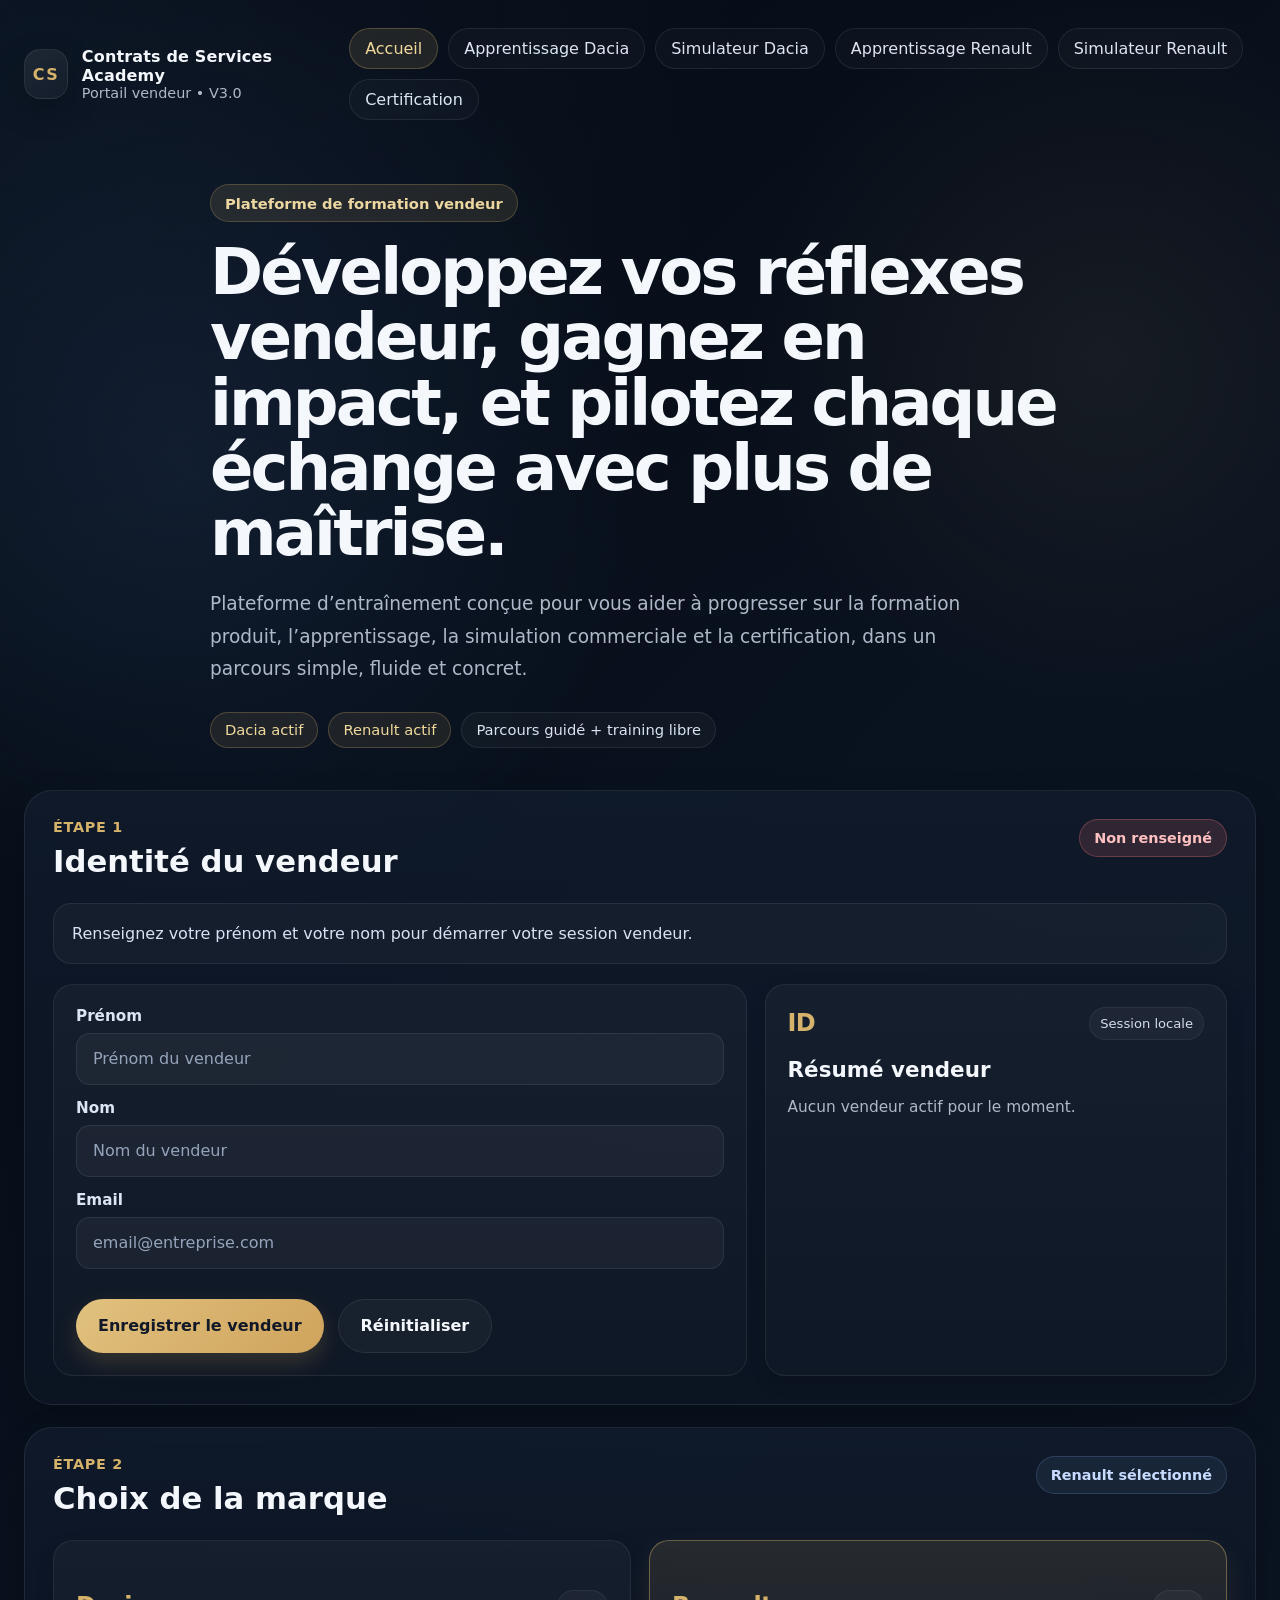
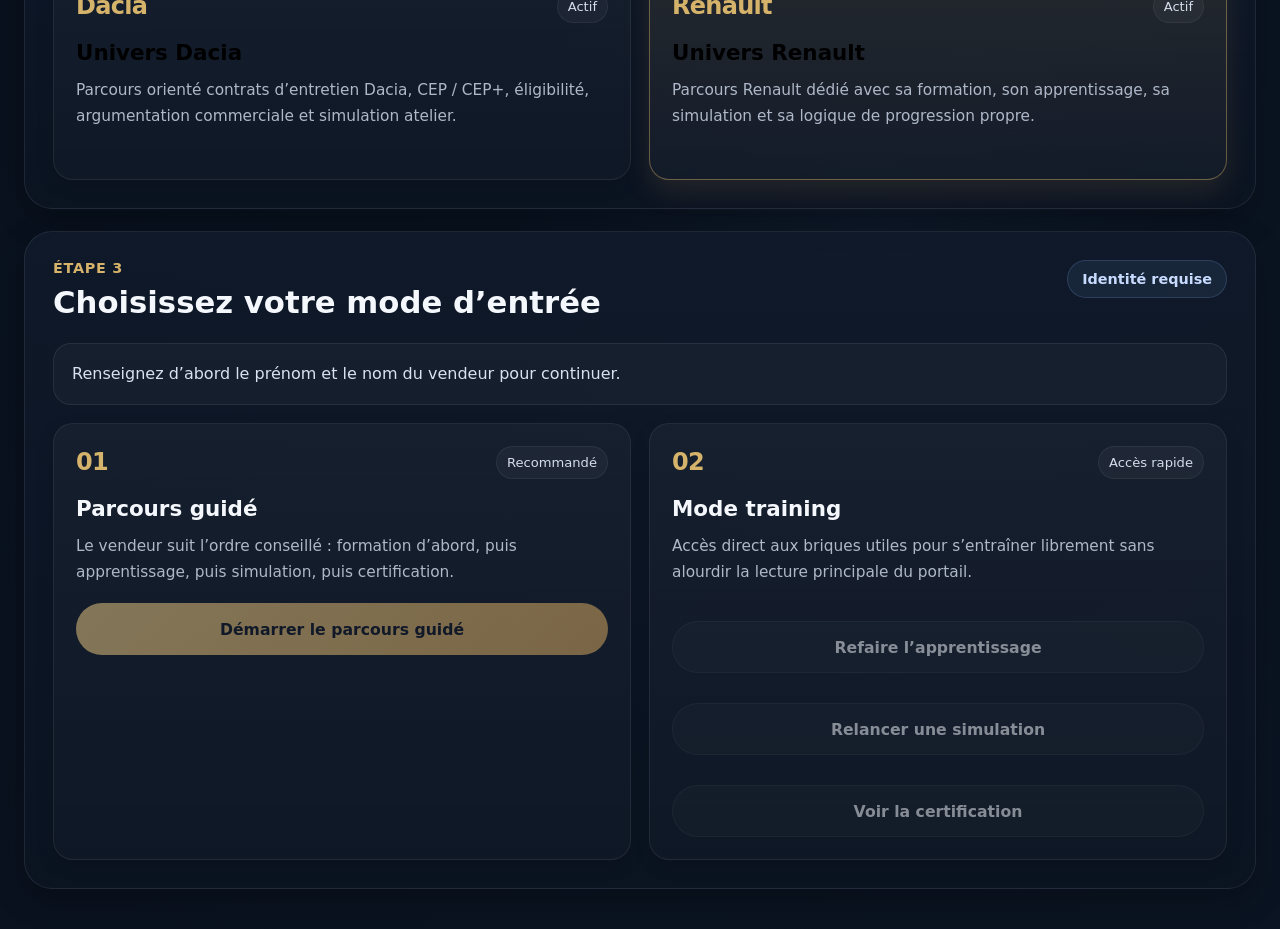
<file: simulateur-renault.html>
<!DOCTYPE html>
<html lang="fr">
<head>
  <meta charset="UTF-8" />
  <meta name="viewport" content="width=device-width, initial-scale=1.0" />
  <title>Simulation Renault - Contrats de services</title>
  <link rel="stylesheet" href="styles.css" />
</head>
<body>
  <div class="app">
    <div class="topbar">
      <div class="title-wrap">
        <h1>Simulation Atelier Renault</h1>
        <p>Entraînement commercial Renault orienté découverte, valeur client, objections et closing.</p>
      </div>
      <div class="badge" id="modeBadge">Simulation vendeur</div>
    </div>

    <section class="panel" style="margin-bottom: 18px;">
      <div class="panel-inner">
        <div style="display:flex; justify-content:space-between; align-items:flex-start; gap:20px; flex-wrap:wrap;">
          <div style="max-width:760px;">
            <div class="badge" style="margin-bottom:10px;">Univers Renault</div>
            <h2 style="margin:0 0 10px;">Mise en situation commerciale</h2>
            <p class="sub" style="font-size:15px; line-height:1.6; margin:0;">
              Le vendeur travaille ici la découverte client, la logique de valeur,
              le traitement des objections et la conclusion commerciale Renault.
            </p>
          </div>

          <div style="min-width:260px; display:flex; gap:10px; flex-wrap:wrap; justify-content:flex-end;">
            <a href="learning-renault.html" class="btn btn-secondary">Reprendre l’apprentissage</a>
            <a href="certification.html" class="btn btn-secondary">Voir certification</a>
            <a href="index.html" class="btn btn-secondary">Retour portail</a>
          </div>
        </div>
      </div>
    </section>

    <div class="layout">
      <section class="panel">
        <div class="panel-inner">
          <div class="panel-title">
            <h2>Client</h2>
            <span class="sub">Réaction en direct</span>
          </div>

          <div class="client-card">
            <div class="avatar-box">
              <img id="avatar" src="/images/neutral.jpg" alt="Client" />
            </div>

            <div>
              <div class="trust-label">
                <span>Niveau de confiance</span>
                <span id="trustText">50%</span>
              </div>
              <div class="trust-shell">
                <div id="trust"></div>
              </div>
            </div>

            <div class="skills-box">
              <div class="skills-title">Blocs de compétences validés</div>
              <div class="skills-row">
                <div class="skill-star" id="skill-welcome" aria-checked="false">★<span>Accueil</span></div>
                <div class="skill-star" id="skill-discovery" aria-checked="false">★<span>Découverte</span></div>
                <div class="skill-star" id="skill-argumentation" aria-checked="false">★<span>Argumentation</span></div>
                <div class="skill-star" id="skill-objection" aria-checked="false">★<span>Objections</span></div>
                <div class="skill-star" id="skill-closing" aria-checked="false">★<span>Conclusion</span></div>
              </div>
            </div>

            <div class="chips">
              <span class="chip">Découverte</span>
              <span class="chip">Valeur client</span>
              <span class="chip">Objections</span>
              <span class="chip">Closing</span>
            </div>
          </div>
        </div>
      </section>

      <section class="panel">
        <div class="panel-inner">
          <div class="panel-title">
            <h2>Simulation</h2>
            <span class="sub">Atelier Renault</span>
          </div>

          <div class="sim-header">
            <div class="field">
              <label for="profil">Profil client</label>
              <select id="profil">
                <option value="convaincu">Convaincu</option>
                <option value="hesitant">Hésitant</option>
                <option value="mefiant">Méfiant</option>
                <option value="prix">Orienté prix</option>
                <option value="sceptique">Sceptique</option>
                <option value="pro">Client professionnel</option>
              </select>
            </div>

            <div class="field">
              <label for="scenario">Scénario atelier</label>
              <select id="scenario">
                <option value="revision">Révision</option>
                <option value="facture">Facture élevée</option>
                <option value="fin-garantie">Fin garantie</option>
                <option value="usure">Usure</option>
              </select>
            </div>

            <div class="field">
              <label for="vehicleAge">Âge véhicule</label>
              <select id="vehicleAge">
                <option value="1 an">1 an</option>
                <option value="2 ans">2 ans</option>
                <option value="3 ans">3 ans</option>
                <option value="4 ans">4 ans</option>
                <option value="5 ans">5 ans</option>
                <option value="6 ans">6 ans</option>
                <option value="7 ans">7 ans</option>
                <option value="8 ans">8 ans</option>
              </select>
            </div>

            <div class="field">
              <label for="energyType">Motorisation</label>
              <select id="energyType">
                <option value="essence">Essence</option>
                <option value="diesel">Diesel</option>
                <option value="hybrid">Hybride</option>
                <option value="ev">Électrique</option>
                <option value="vu">Utilitaire thermique</option>
              </select>
            </div>
          </div>

          <div id="briefBox" class="brief-box">
            <div class="brief-title">Situation client</div>
            <div id="briefText"></div>
          </div>

          <div id="chat"></div>

          <div class="chat-footer">
            <input id="input" placeholder="Votre réponse..." />
            <button class="btn btn-primary" id="sendBtn">Envoyer</button>
            <button class="btn btn-secondary" id="finishDemoBtn">Terminer la simulation</button>
            <button class="btn btn-secondary" id="newDemoBtn">Nouvelle simulation</button>
          </div>

          <div id="endMessage" class="hidden">
            <h3 id="endTitle">Fin de simulation</h3>
            <div class="sub" id="endSubtitle" style="margin-bottom:10px;">
              La discussion est terminée. Lance maintenant l’évaluation.
            </div>
            <button class="btn btn-primary" id="evalBtn">Voir évaluation</button>
          </div>
        </div>
      </section>

      <section class="panel">
        <div class="panel-inner">
          <div class="help-head">
            <div>
              <h2 style="margin:0 0 4px;">Aide vendeur</h2>
              <div class="sub">Pense-bête discret</div>
            </div>
            <span class="mini-tag">Renault</span>
          </div>

          <button class="btn btn-secondary" id="toggleHelpBtn">Afficher aide</button>

          <div id="helpBox" class="hidden">
            <div class="help-section">
              <h4>Tarifs repères</h4>
              <div class="price-grid">
                <div class="price-card">
                  <div class="name">CEP</div>
                  <div class="value" id="helpPriceLine1">CEP : —</div>
                </div>
                <div class="price-card">
                  <div class="name">CEP+</div>
                  <div class="value" id="helpPriceLine2">CEP+ : —</div>
                </div>
              </div>
              <ul class="help-list" style="margin-top: 12px;">
                <li id="helpPriceLine3">Base tarifaire : —</li>
              </ul>
            </div>

            <div class="help-section">
              <h4>Angle conseillé</h4>
              <ul class="help-list">
                <li id="helpRecommendation">Commencez par découvrir l’usage et ce qui compte vraiment pour le client.</li>
                <li id="helpAngle">Reliez ensuite la solution à la tranquillité, à la visibilité budgétaire et au suivi dans le réseau.</li>
              </ul>
            </div>

            <div class="help-section">
              <h4>Offre recommandée</h4>
              <ul class="help-list">
                <li id="helpOffer">Proposez CEP+ en premier, puis ajustez si le besoin est plus simple.</li>
                <li id="helpEligibility">Éligibilité : 1 à 8 ans + 6 mois et moins de 120 000 km à la souscription.</li>
                <li id="helpContractEnd">Fin de contrat : 48 mois maximum, avec fin de contrat au plus à 200 000 km et jusqu’à 12 ans et demi selon l’âge de départ.</li>
              </ul>
            </div>

            <div class="help-section">
              <h4>Arguments clés</h4>
              <ul class="help-list">
                <li id="helpArg1">Budget maîtrisé : mensualités fixes sans augmentation pendant 4 ans.</li>
                <li id="helpArg2">Respect du programme d’entretien et suivi dans le réseau Renault.</li>
                <li id="helpArg3">Assistance, véhicule de remplacement et revente facilitée grâce au suivi réseau.</li>
              </ul>
            </div>

            <div class="help-section">
              <h4>Objection à travailler</h4>
              <ul class="help-list">
                <li id="helpObjection">“C’est trop cher” → “Le contrat coûte souvent moins cher qu’un imprévu non couvert.”</li>
              </ul>
            </div>

            <div class="help-section">
              <h4>Rappel closing</h4>
              <ul class="help-list">
                <li>Faire une proposition claire</li>
                <li>Demander une décision</li>
                <li>Une note solide demande une vraie tentative de conclusion</li>
              </ul>
            </div>

            <div class="help-section">
              <h4>Posture</h4>
              <ul class="help-list">
                <li>Découvrir avant de proposer</li>
                <li>Reformuler l’objection avant d’argumenter</li>
                <li>Adapter le discours à l’usage réel du client</li>
              </ul>
            </div>
          </div>
        </div>
      </section>
    </div>
  </div>

  <script src="app-renault.js"></script>
</body>
</html>
</file>
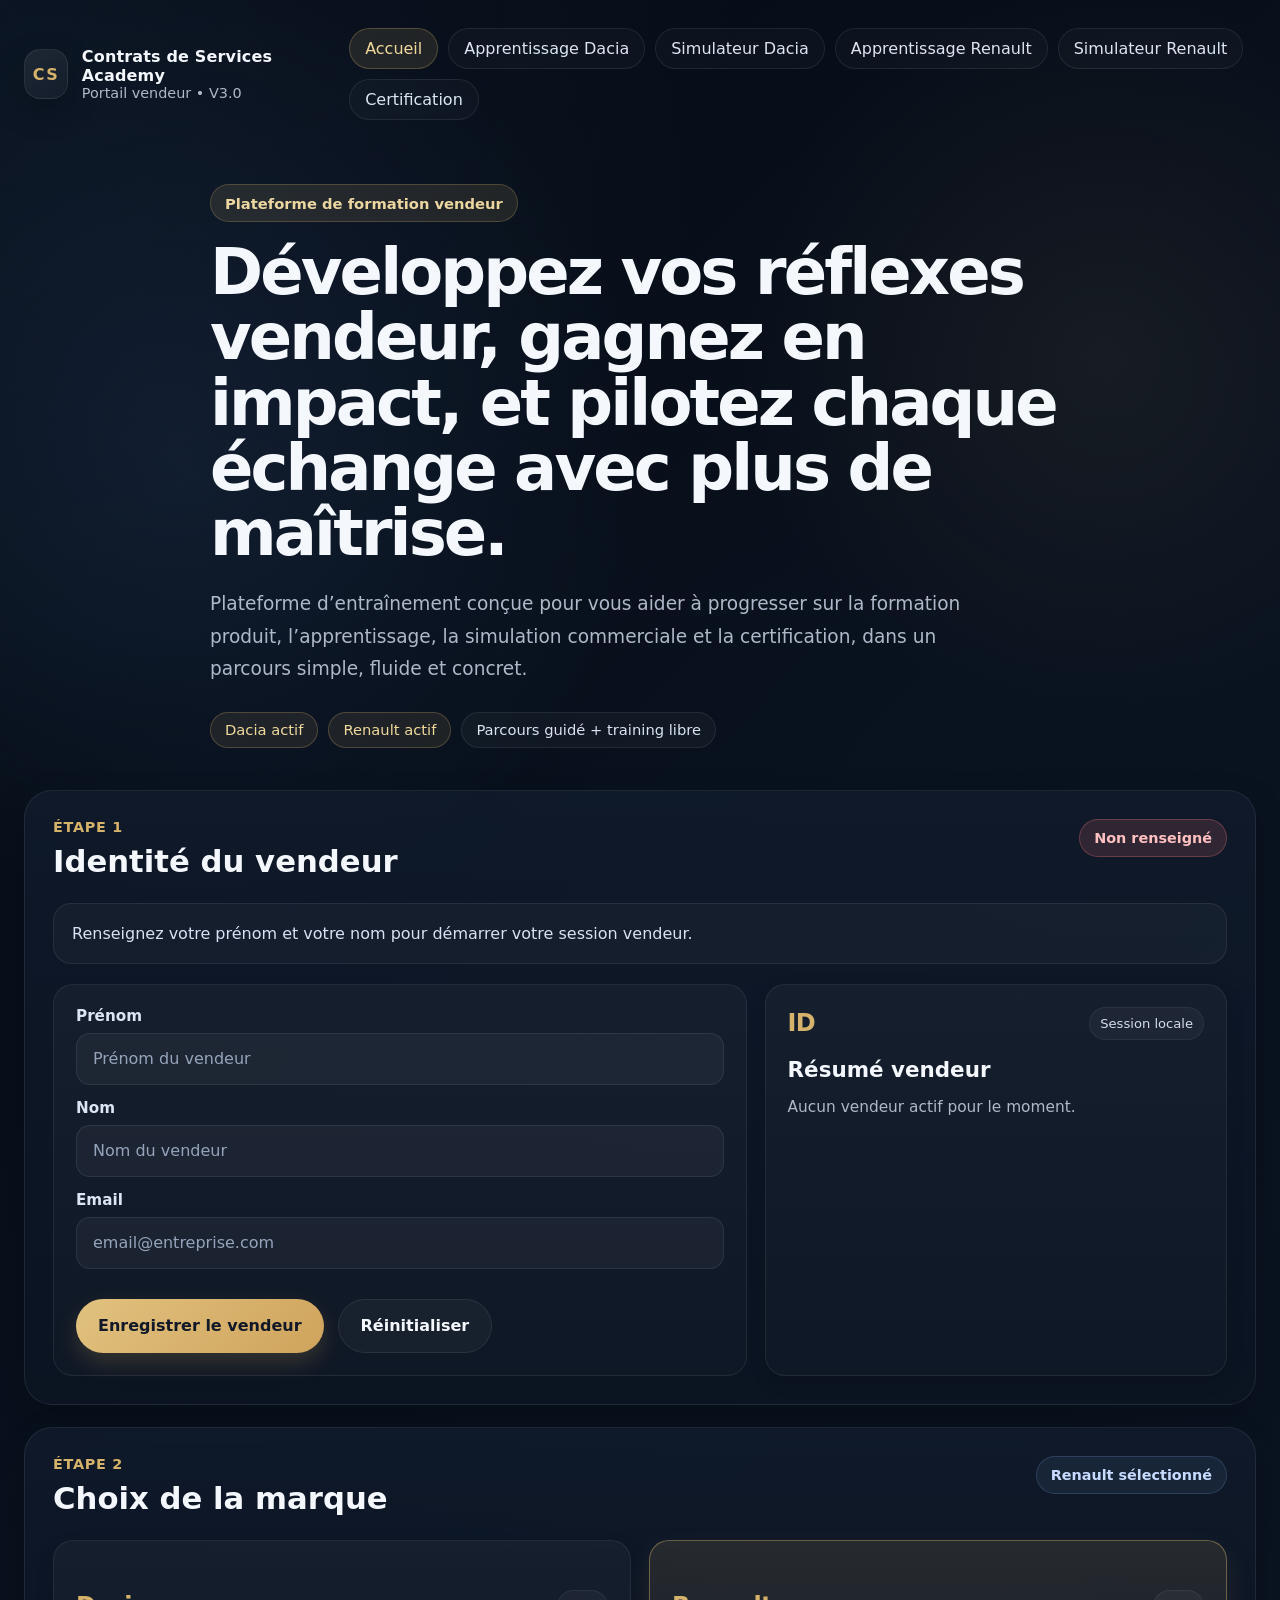
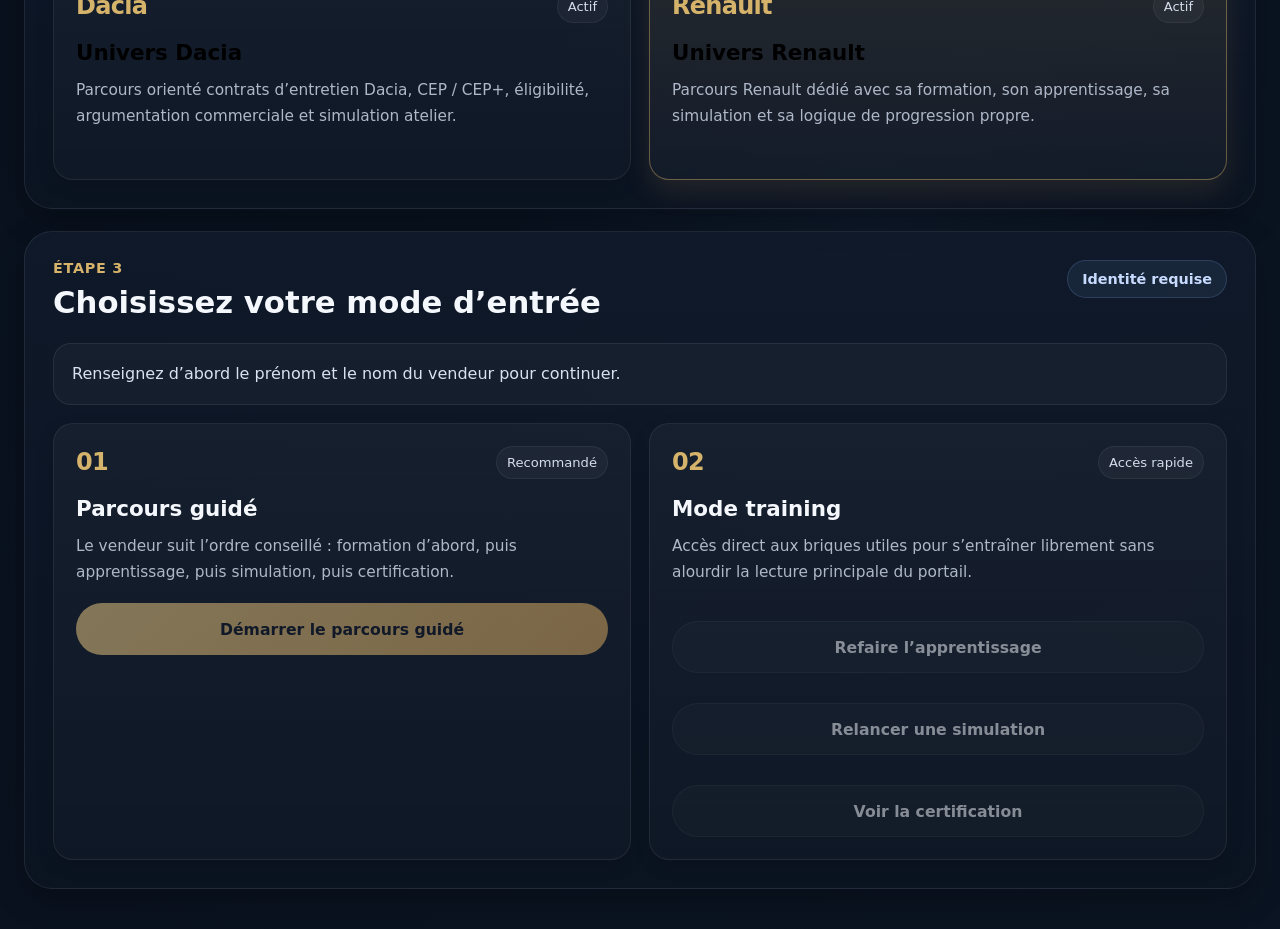
<file: simulateur.html>
<!DOCTYPE html>
<html lang="fr">
<head>
  <meta charset="UTF-8" />
  <meta name="viewport" content="width=device-width, initial-scale=1.0" />
  <title>Simulation Dacia - Contrats de services</title>
  <link rel="stylesheet" href="styles.css" />
</head>
<body>
  <div class="app">
    <div class="topbar">
      <div class="title-wrap">
        <h1>Simulation Atelier Dacia</h1>
        <p>Entraînement commercial CEP / CEP+ pour le parcours vendeur Dacia.</p>
      </div>
      <div class="badge" id="modeBadge">Simulation vendeur</div>
    </div>

    <section class="panel" style="margin-bottom: 18px;">
      <div class="panel-inner">
        <div style="display:flex; justify-content:space-between; align-items:flex-start; gap:20px; flex-wrap:wrap;">
          <div style="max-width:760px;">
            <div class="badge" style="margin-bottom:10px;">Univers Dacia</div>
            <h2 style="margin:0 0 10px;">Mise en situation commerciale</h2>
            <p class="sub" style="font-size:15px; line-height:1.6; margin:0;">
              Le vendeur travaille ici la découverte client, l’argumentation CEP / CEP+,
              le traitement des objections et la conclusion commerciale.
            </p>
          </div>

          <div style="min-width:260px; display:flex; gap:10px; flex-wrap:wrap; justify-content:flex-end;">
            <a href="learning.html" class="btn btn-secondary">Reprendre l’apprentissage</a>
            <a href="certification.html" class="btn btn-secondary">Voir certification</a>
            <a href="index.html" class="btn btn-secondary">Retour portail</a>
          </div>
        </div>
      </div>
    </section>

    <div class="layout">
      <section class="panel">
        <div class="panel-inner">
          <div class="panel-title">
            <h2>Cliente</h2>
            <span class="sub">Réaction en direct</span>
          </div>

          <div class="client-card">
            <div class="avatar-box">
              <img id="avatar" src="/images/neutral.jpg" alt="Cliente" />
            </div>

            <div>
              <div class="trust-label">
                <span>Niveau de confiance</span>
                <span id="trustText">50%</span>
              </div>
              <div class="trust-shell">
                <div id="trust"></div>
              </div>
            </div>

            <div class="skills-box">
              <div class="skills-title">Blocs de compétences validés</div>
              <div class="skills-row">
                <div class="skill-star" id="skill-welcome" aria-checked="false">★<span>Accueil</span></div>
                <div class="skill-star" id="skill-discovery" aria-checked="false">★<span>Découverte</span></div>
                <div class="skill-star" id="skill-argumentation" aria-checked="false">★<span>Argumentation</span></div>
                <div class="skill-star" id="skill-objection" aria-checked="false">★<span>Objections</span></div>
                <div class="skill-star" id="skill-closing" aria-checked="false">★<span>Conclusion</span></div>
              </div>
            </div>

            <div class="chips">
              <span class="chip">Proposition spontanée</span>
              <span class="chip">Valeur client</span>
              <span class="chip">Objections</span>
              <span class="chip">Closing</span>
            </div>
          </div>
        </div>
      </section>

      <section class="panel">
        <div class="panel-inner">
          <div class="panel-title">
            <h2>Simulation</h2>
            <span class="sub">Atelier Dacia</span>
          </div>

          <div class="sim-header">
            <div class="field">
              <label for="profil">Profil client</label>
              <select id="profil">
                <option value="convaincu">Convaincu</option>
                <option value="hesitant">Hésitant</option>
                <option value="mefiant">Méfiant</option>
                <option value="prix">Orienté prix</option>
                <option value="sceptique">Sceptique</option>
                <option value="pro">Client professionnel</option>
              </select>
            </div>

            <div class="field">
              <label for="scenario">Scénario atelier</label>
              <select id="scenario">
                <option value="revision">Révision</option>
                <option value="facture">Facture élevée</option>
                <option value="fin-garantie">Fin garantie</option>
                <option value="usure">Usure</option>
              </select>
            </div>

            <div class="field">
              <label for="vehicleAge">Âge véhicule</label>
              <select id="vehicleAge">
                <option value="1 an">1 an</option>
                <option value="2 ans">2 ans</option>
                <option value="3 ans">3 ans</option>
                <option value="4 ans">4 ans</option>
                <option value="5 ans">5 ans</option>
                <option value="6 ans">6 ans</option>
                <option value="7 ans">7 ans</option>
                <option value="8 ans">8 ans</option>
              </select>
            </div>

            <div class="field">
              <label for="energyType">Motorisation</label>
              <select id="energyType">
                <option value="essence_gpl">Essence / GPL</option>
                <option value="diesel">Diesel</option>
                <option value="hybrid">Hybride</option>
                <option value="ev">Électrique</option>
              </select>
            </div>
          </div>

          <div id="briefBox" class="brief-box">
            <div class="brief-title">Situation client</div>
            <div id="briefText"></div>
          </div>

          <div id="chat"></div>

          <div class="chat-footer">
            <input id="input" placeholder="Votre réponse..." />
            <button class="btn btn-primary" id="sendBtn">Envoyer</button>
            <button class="btn btn-secondary" id="finishDemoBtn">Terminer la simulation</button>
            <button class="btn btn-secondary" id="newDemoBtn">Nouvelle simulation</button>
          </div>

          <div id="endMessage" class="hidden">
            <h3 id="endTitle">Fin de simulation</h3>
            <div class="sub" id="endSubtitle" style="margin-bottom:10px;">
              La discussion est terminée. Lance maintenant l’évaluation.
            </div>
            <button class="btn btn-primary" id="evalBtn">Voir évaluation</button>
          </div>
        </div>
      </section>

      <section class="panel">
        <div class="panel-inner">
          <div class="help-head">
            <div>
              <h2 style="margin:0 0 4px;">Aide vendeur</h2>
              <div class="sub">Pense-bête discret</div>
            </div>
            <span class="mini-tag">CEP / CEP+</span>
          </div>

          <button class="btn btn-secondary" id="toggleHelpBtn">Afficher aide</button>

          <div id="helpBox" class="hidden">
            <div class="help-section">
              <h4>Tarifs repères</h4>
              <div class="price-grid">
                <div class="price-card">
                  <div class="name">CEP</div>
                  <div class="value" id="cepPrice">29€ / mois</div>
                </div>
                <div class="price-card">
                  <div class="name">CEP+</div>
                  <div class="value" id="ceppPrice">59€ / mois</div>
                </div>
              </div>
            </div>

            <div class="help-section">
              <h4>Angle conseillé</h4>
              <ul class="help-list">
                <li id="helpRecommendation">CEP si client surtout sensible à l’entretien, CEP+ si besoin de couverture plus large.</li>
                <li id="helpAngle">Budget maîtrisé pendant 48 mois, assistance 24/7, entretien dans le réseau, revente facilitée.</li>
              </ul>
            </div>

            <div class="help-section">
              <h4>Rappel closing</h4>
              <ul class="help-list">
                <li>Faire une proposition claire</li>
                <li>Demander une décision</li>
                <li>Une note solide demande une vraie tentative de conclusion</li>
              </ul>
            </div>

            <div class="help-section">
              <h4>Rappels métier</h4>
              <ul class="help-list">
                <li>Souscription possible de 1 à 8 ans + 6 mois selon les cas, avec 120 000 km max à la souscription</li>
                <li>Durée max 48 mois</li>
                <li>Fin de contrat max 200 000 km</li>
                <li>Pense à vérifier année, kilométrage, contrat existant et faisabilité Particeep</li>
              </ul>
            </div>
          </div>
        </div>
      </section>
    </div>
  </div>

  <script src="app.js"></script>
</body>
</html>
</file>
<file: home.css>
:root {
  --bg: #08111e;
  --bg-soft: #0d1727;
  --panel: rgba(12, 20, 34, 0.92);
  --panel-soft: rgba(16, 26, 43, 0.88);
  --border: rgba(255, 255, 255, 0.08);
  --border-strong: rgba(214, 179, 106, 0.22);
  --text: #f4f7fb;
  --muted: #aeb8c8;
  --accent: #d6b36a;
  --accent-soft: rgba(214, 179, 106, 0.12);
  --accent-blue: #8fb9ff;
  --success: #4fd18b;
  --success-soft: rgba(79, 209, 139, 0.14);
  --warning: #f0c36a;
  --warning-soft: rgba(240, 195, 106, 0.14);
  --danger: #ff7c7c;
  --danger-soft: rgba(255, 124, 124, 0.14);
  --shadow: 0 12px 32px rgba(0, 0, 0, 0.22);
  --radius-xl: 28px;
  --radius-lg: 20px;
  --radius-md: 14px;
  --max-width: 1280px;
}

* {
  box-sizing: border-box;
}

html,
body {
  margin: 0;
  padding: 0;
  min-height: 100%;
  font-family: Inter, ui-sans-serif, system-ui, -apple-system, BlinkMacSystemFont, "Segoe UI", sans-serif;
  color: var(--text);
  background:
    radial-gradient(circle at top left, rgba(70, 109, 170, 0.12), transparent 26%),
    linear-gradient(135deg, #050b14 0%, #09121f 42%, #0c1625 100%);
}

body {
  overflow-x: hidden;
}

a {
  color: inherit;
  text-decoration: none;
}

button,
input {
  font: inherit;
}

button {
  border: none;
}

input {
  border: none;
  outline: none;
}

.home-page {
  min-height: 100vh;
}

.hero {
  position: relative;
  min-height: 100vh;
  padding: 28px 24px 40px;
  overflow: hidden;
}

.hero-bg {
  position: absolute;
  inset: 0;
  background:
    radial-gradient(circle at 14% 18%, rgba(72, 113, 176, 0.14), transparent 20%),
    radial-gradient(circle at 86% 14%, rgba(214, 179, 106, 0.08), transparent 15%),
    radial-gradient(circle at 68% 72%, rgba(90, 135, 205, 0.06), transparent 18%);
  pointer-events: none;
}

.hero-overlay {
  position: absolute;
  inset: 0;
  background: linear-gradient(
    180deg,
    rgba(5, 10, 18, 0.18) 0%,
    rgba(5, 10, 18, 0.05) 24%,
    rgba(5, 10, 18, 0.2) 100%
  );
  pointer-events: none;
}

.hero-header,
.hero-content,
.journey-section {
  position: relative;
  z-index: 2;
  max-width: var(--max-width);
  margin: 0 auto;
}

.hero-header {
  display: flex;
  align-items: center;
  justify-content: space-between;
  gap: 24px;
  margin-bottom: 64px;
}

.brand {
  display: flex;
  align-items: center;
  gap: 14px;
}

.brand-mark {
  width: 50px;
  height: 50px;
  border-radius: 16px;
  display: grid;
  place-items: center;
  background: linear-gradient(145deg, rgba(255,255,255,0.08), rgba(255,255,255,0.03));
  border: 1px solid var(--border);
  box-shadow: var(--shadow);
  color: var(--accent);
  font-weight: 800;
  letter-spacing: 0.08em;
}

.brand-name {
  font-size: 1rem;
  font-weight: 700;
  letter-spacing: 0.01em;
}

.brand-sub {
  font-size: 0.9rem;
  color: var(--muted);
}

.hero-nav {
  display: flex;
  align-items: center;
  gap: 10px;
  flex-wrap: wrap;
}

.nav-link {
  padding: 10px 15px;
  border-radius: 999px;
  border: 1px solid var(--border);
  background: rgba(255,255,255,0.025);
  color: #dce5f3;
  transition: background 0.18s ease, border-color 0.18s ease, transform 0.18s ease;
}

.nav-link:hover {
  background: rgba(255,255,255,0.06);
  border-color: rgba(255,255,255,0.14);
  transform: translateY(-1px);
}

.nav-link.active {
  background: rgba(214, 179, 106, 0.12);
  border-color: rgba(214, 179, 106, 0.28);
  color: #f0d89b;
}

.hero-content {
  max-width: 900px;
  margin-bottom: 42px;
}

.hero-content-simple {
  max-width: 860px;
}

.certification-hero-content {
  max-width: 980px;
  margin-bottom: 30px;
}

.hero-kicker {
  display: inline-flex;
  align-items: center;
  min-height: 38px;
  padding: 0 14px;
  border-radius: 999px;
  margin-bottom: 18px;
  background: var(--accent-soft);
  border: 1px solid rgba(214, 179, 106, 0.24);
  color: #edd7a1;
  font-size: 0.92rem;
  font-weight: 700;
}

.hero h1 {
  margin: 0;
  font-size: clamp(2.5rem, 5vw, 4.7rem);
  line-height: 1.02;
  letter-spacing: -0.045em;
  max-width: 980px;
}

.hero-subtitle {
  margin: 22px 0 0;
  max-width: 760px;
  font-size: clamp(1rem, 1.6vw, 1.16rem);
  line-height: 1.75;
  color: var(--muted);
}

.hero-cta-row {
  display: flex;
  gap: 14px;
  flex-wrap: wrap;
  margin-top: 30px;
}

.btn {
  display: inline-flex;
  align-items: center;
  justify-content: center;
  text-align: center;
  border-radius: 999px;
  font-weight: 700;
  cursor: pointer;
  transition: transform 0.18s ease, background 0.18s ease, box-shadow 0.18s ease, border-color 0.18s ease, opacity 0.18s ease;
}

.btn-xl {
  min-height: 54px;
  padding: 0 22px;
  font-size: 1rem;
}

.btn-block {
  width: 100%;
  min-height: 52px;
  padding: 0 18px;
  margin-top: 18px;
  font-size: 0.98rem;
}

.btn-primary {
  background: linear-gradient(135deg, #e1c27f 0%, #cfa35c 100%);
  color: #111827;
  box-shadow: 0 10px 22px rgba(207, 163, 92, 0.2);
}

.btn-primary:hover {
  transform: translateY(-1px);
  box-shadow: 0 14px 24px rgba(207, 163, 92, 0.24);
}

.btn-primary:disabled {
  cursor: not-allowed;
  opacity: 0.55;
  transform: none;
  box-shadow: none;
}

.btn-secondary {
  background: rgba(255,255,255,0.035);
  color: var(--text);
  border: 1px solid var(--border);
}

.btn-secondary:hover {
  transform: translateY(-1px);
  background: rgba(255,255,255,0.065);
}

.hero-proof {
  display: flex;
  flex-wrap: wrap;
  gap: 10px;
  margin-top: 26px;
}

.proof-pill {
  display: inline-flex;
  align-items: center;
  min-height: 36px;
  padding: 0 14px;
  border-radius: 999px;
  background: rgba(255,255,255,0.035);
  border: 1px solid var(--border);
  color: #dbe3f1;
  font-size: 0.92rem;
}

.proof-pill.active {
  background: rgba(214, 179, 106, 0.1);
  border-color: rgba(214, 179, 106, 0.26);
  color: #f0d89b;
}

.journey-section {
  margin-top: 22px;
}

.journey-card {
  background: linear-gradient(180deg, var(--panel-soft) 0%, var(--panel) 100%);
  border: 1px solid var(--border);
  border-radius: var(--radius-xl);
  padding: 28px;
  box-shadow: var(--shadow);
}

.journey-head {
  display: flex;
  align-items: flex-start;
  justify-content: space-between;
  gap: 18px;
  margin-bottom: 24px;
}

.journey-kicker {
  color: var(--accent);
  font-size: 0.9rem;
  font-weight: 700;
  letter-spacing: 0.05em;
  text-transform: uppercase;
  margin-bottom: 10px;
}

.journey-head h2 {
  margin: 0;
  font-size: clamp(1.6rem, 2.4vw, 2.3rem);
  line-height: 1.1;
}

.journey-side-badge {
  white-space: nowrap;
  padding: 10px 14px;
  border-radius: 999px;
  background: rgba(143, 185, 255, 0.08);
  border: 1px solid rgba(143, 185, 255, 0.18);
  color: #c7dbff;
  font-size: 0.9rem;
  font-weight: 700;
}

.journey-grid {
  display: grid;
  grid-template-columns: repeat(4, minmax(0, 1fr));
  gap: 18px;
}

.step-card {
  min-height: 240px;
  padding: 22px;
  border-radius: var(--radius-lg);
  border: 1px solid rgba(255,255,255,0.07);
  background: linear-gradient(180deg, rgba(255,255,255,0.035) 0%, rgba(255,255,255,0.02) 100%);
  box-shadow: 0 6px 18px rgba(0, 0, 0, 0.12);
  transition: transform 0.18s ease, border-color 0.18s ease, background 0.18s ease, box-shadow 0.18s ease;
}

.step-card:hover {
  transform: translateY(-3px);
  border-color: var(--border-strong);
  background: linear-gradient(180deg, rgba(255,255,255,0.055) 0%, rgba(255,255,255,0.028) 100%);
}

.step-top {
  display: flex;
  align-items: center;
  justify-content: space-between;
  gap: 12px;
  margin-bottom: 18px;
}

.step-number {
  font-size: 1.5rem;
  font-weight: 800;
  color: var(--accent);
  letter-spacing: -0.03em;
}

.step-tag {
  padding: 8px 10px;
  border-radius: 999px;
  background: rgba(255,255,255,0.04);
  border: 1px solid rgba(255,255,255,0.06);
  color: #d5ddeb;
  font-size: 0.82rem;
}

.step-card h3 {
  margin: 0 0 12px;
  font-size: 1.34rem;
  line-height: 1.15;
}

.step-card p {
  margin: 0;
  color: var(--muted);
  line-height: 1.7;
  font-size: 0.96rem;
}

.step-card-button {
  width: 100%;
  text-align: left;
  cursor: pointer;
}

.step-card-featured {
  border-color: rgba(214, 179, 106, 0.28);
}

.step-card-disabled {
  opacity: 0.72;
}

.learning-active-universe {
  margin-bottom: 22px;
}

.learning-question-card {
  min-height: unset;
}

.learning-question-top {
  margin-bottom: 12px;
}

.learning-question-title {
  margin-bottom: 18px !important;
}

.learning-answers-box {
  display: grid;
  gap: 12px;
}

.learning-feedback-box {
  margin-top: 18px;
  padding: 16px;
  border-radius: 16px;
  border: 1px solid rgba(255,255,255,0.08);
  background: rgba(255,255,255,0.04);
}

.learning-feedback-title {
  font-weight: 700;
  margin-bottom: 8px;
}

.learning-feedback-text {
  color: var(--muted);
  line-height: 1.7;
}

.learning-actions-row {
  display: flex;
  gap: 12px;
  flex-wrap: wrap;
  margin-top: 22px;
}

.seller-entry-grid {
  display: grid;
  grid-template-columns: 1.2fr 0.8fr;
  gap: 18px;
}

.seller-form-card {
  min-height: 100%;
  padding: 22px;
  border-radius: var(--radius-lg);
  border: 1px solid rgba(255,255,255,0.07);
  background: linear-gradient(180deg, rgba(255,255,255,0.035) 0%, rgba(255,255,255,0.02) 100%);
}

.seller-form-row + .seller-form-row {
  margin-top: 14px;
}

.seller-label {
  display: block;
  margin-bottom: 8px;
  color: #dce5f3;
  font-size: 0.95rem;
  font-weight: 700;
}

.seller-input {
  width: 100%;
  min-height: 52px;
  padding: 0 16px;
  border-radius: 14px;
  background: rgba(255,255,255,0.045);
  border: 1px solid rgba(255,255,255,0.08);
  color: var(--text);
  transition: border-color 0.18s ease, background 0.18s ease, box-shadow 0.18s ease;
}

.seller-input::placeholder {
  color: #95a4bb;
}

.seller-input:focus {
  border-color: rgba(214, 179, 106, 0.34);
  background: rgba(255,255,255,0.06);
  box-shadow: 0 0 0 4px rgba(214, 179, 106, 0.08);
}

.compact-summary-card {
  min-height: 100%;
}

.brand-selection-grid {
  display: grid;
  grid-template-columns: repeat(2, minmax(0, 1fr));
  gap: 18px;
}

.brand-card {
  width: 100%;
  text-align: left;
  cursor: pointer;
}

.brand-card-active {
  position: relative;
}

.selected-brand {
  border-color: rgba(214, 179, 106, 0.42) !important;
  background: linear-gradient(180deg, rgba(214, 179, 106, 0.12) 0%, rgba(255,255,255,0.03) 100%) !important;
  box-shadow: 0 12px 28px rgba(207, 163, 92, 0.12);
}

.mode-intro-box {
  margin-bottom: 18px;
  padding: 16px 18px;
  border-radius: 18px;
  border: 1px solid rgba(255,255,255,0.08);
  background: rgba(255,255,255,0.03);
}

.mode-intro-box p {
  margin: 0;
  color: #d8e2f2;
  line-height: 1.7;
}

.mode-grid {
  display: grid;
  grid-template-columns: repeat(2, minmax(0, 1fr));
  gap: 18px;
}

.training-actions {
  display: grid;
  gap: 12px;
  margin-top: 18px;
}

.training-link {
  min-height: 52px;
}

.disabled-link {
  pointer-events: auto;
  opacity: 0.52;
}

.disabled-link:hover {
  transform: none;
  background: rgba(255,255,255,0.035);
}

.certificate-wrapper {
  display: flex;
  justify-content: center;
}

.certificate-printable {
  width: 100%;
  max-width: 1080px;
}

.certificate-frame {
  background: linear-gradient(180deg, #f8f1df 0%, #f2e7ca 100%);
  border-radius: 24px;
  padding: 22px;
  box-shadow: 0 18px 42px rgba(0, 0, 0, 0.26);
  position: relative;
}

.certificate-frame::before {
  content: "";
  position: absolute;
  inset: 10px;
  border-radius: 18px;
  border: 1px solid rgba(125, 94, 31, 0.14);
  pointer-events: none;
}

.certificate-inner {
  border: 2px solid rgba(125, 94, 31, 0.34);
  border-radius: 18px;
  padding: 42px 44px 34px;
  background: linear-gradient(180deg, rgba(255,255,255,0.58) 0%, rgba(255,255,255,0.24) 100%);
  color: #2b2416;
  text-align: center;
  min-height: 600px;
  display: flex;
  flex-direction: column;
  justify-content: space-between;
  position: relative;
}

.certificate-topline {
  font-size: 0.88rem;
  letter-spacing: 0.28em;
  font-weight: 800;
  color: #8a6b2c;
  margin-bottom: 14px;
  text-transform: uppercase;
}

.certificate-title {
  font-size: clamp(1.7rem, 3vw, 2.55rem);
  line-height: 1.12;
  font-weight: 800;
  letter-spacing: 0.04em;
  margin-bottom: 22px;
  text-transform: uppercase;
  color: #2c2517;
}

.certificate-seal-row {
  display: flex;
  justify-content: center;
  margin-bottom: 24px;
}

.certificate-seal {
  width: 82px;
  height: 82px;
  border-radius: 999px;
  display: grid;
  place-items: center;
  font-weight: 800;
  letter-spacing: 0.1em;
  color: #7a6230;
  border: 2px solid rgba(125, 94, 31, 0.34);
  background: rgba(255,255,255,0.5);
  box-shadow: inset 0 0 0 6px rgba(125, 94, 31, 0.05);
}

.certificate-subline {
  color: #6b5a33;
  font-size: 0.98rem;
  margin-bottom: 12px;
}

.certificate-recipient {
  font-size: clamp(2.15rem, 4.5vw, 3.25rem);
  font-weight: 700;
  line-height: 1.1;
  margin-bottom: 8px;
  color: #211b11;
  letter-spacing: 0.01em;
}

.certificate-email {
  color: #7a6944;
  font-size: 0.98rem;
  margin-bottom: 20px;
}

.certificate-body-text {
  max-width: 760px;
  margin: 0 auto 24px;
  line-height: 1.85;
  color: #4a402a;
  font-size: 1rem;
}

.certificate-score-grid {
  display: grid;
  grid-template-columns: repeat(4, minmax(0, 1fr));
  gap: 12px;
  margin: 14px 0 0;
}

.certificate-score-grid + .certificate-score-grid {
  grid-template-columns: repeat(3, minmax(0, 1fr));
  margin-top: 12px;
}

.certificate-score-box {
  border-radius: 14px;
  padding: 14px 12px;
  background: rgba(255,255,255,0.48);
  border: 1px solid rgba(125, 94, 31, 0.14);
  min-height: 92px;
  display: flex;
  flex-direction: column;
  justify-content: center;
}

.certificate-score-label {
  font-size: 0.8rem;
  color: #73623d;
  margin-bottom: 8px;
  line-height: 1.35;
  font-weight: 600;
}

.certificate-score-value {
  font-size: 1.18rem;
  font-weight: 800;
  color: #261f13;
  line-height: 1.1;
}

.certificate-score-grid + .certificate-score-grid .certificate-score-box:last-child .certificate-score-value {
  font-size: 1.45rem;
  color: #5e4518;
}

.certificate-result-badge {
  display: inline-flex;
  min-height: 46px;
  align-items: center;
  justify-content: center;
  padding: 0 22px;
  border-radius: 999px;
  background: rgba(214, 179, 106, 0.2);
  border: 1px solid rgba(125, 94, 31, 0.2);
  font-weight: 800;
  letter-spacing: 0.04em;
  color: #5d4822;
  margin: 24px auto 28px;
}

.certificate-footer-row {
  display: grid;
  grid-template-columns: 1fr auto 1fr;
  align-items: end;
  gap: 20px;
  margin-top: 10px;
}

.certificate-signature-block {
  text-align: left;
  min-width: 220px;
}

.certificate-signature-line {
  height: 1px;
  background: rgba(43, 36, 22, 0.45);
  margin-bottom: 8px;
}

.certificate-signature-text,
.certificate-date-label,
.certificate-date-value,
.certificate-center-note-label,
.certificate-center-note-value {
  color: #5f5132;
}

.certificate-signature-text,
.certificate-date-label,
.certificate-center-note-label {
  font-size: 0.85rem;
}

.certificate-center-note {
  text-align: center;
}

.certificate-center-note-label {
  margin-bottom: 4px;
}

.certificate-center-note-value {
  font-weight: 700;
}

.certificate-date-block {
  text-align: right;
}

.certification-actions {
  display: flex;
  gap: 14px;
  flex-wrap: wrap;
  justify-content: center;
  margin-top: 22px;
}

.certification-email-note {
  margin-top: 16px;
  text-align: center;
  color: var(--muted);
  line-height: 1.7;
  font-size: 0.95rem;
}

.status-certified {
  background: var(--success-soft) !important;
  border-color: rgba(79, 209, 139, 0.28) !important;
  color: #b5f3cf !important;
}

.status-progress {
  background: var(--warning-soft) !important;
  border-color: rgba(240, 195, 106, 0.28) !important;
  color: #f7ddb0 !important;
}

.status-locked {
  background: var(--danger-soft) !important;
  border-color: rgba(255, 124, 124, 0.28) !important;
  color: #ffc0c0 !important;
}

/* =========================
   GUIDED INTRO / TEASER
   ========================= */

body.guided-intro-lock {
  overflow: hidden;
}

.home-page.guided-intro-active .hero,
.home-page.guided-intro-active .journey-section {
  filter: blur(3px);
  transform: scale(0.992);
  opacity: 0.22;
  pointer-events: none;
  transition: filter 0.9s ease, transform 0.9s ease, opacity 0.9s ease;
}

.hero,
.journey-section {
  transition: filter 0.9s ease, transform 0.9s ease, opacity 0.9s ease;
}

.guided-intro-overlay {
  position: fixed;
  inset: 0;
  z-index: 1200;
  display: flex;
  align-items: center;
  justify-content: center;
  padding: 28px;
  opacity: 0;
  visibility: hidden;
  pointer-events: none;
  background:
    radial-gradient(circle at 50% 35%, rgba(214, 179, 106, 0.07), transparent 22%),
    linear-gradient(180deg, rgba(3, 7, 13, 0.82) 0%, rgba(2, 6, 11, 0.93) 100%);
  transition: opacity 0.8s ease, visibility 0.8s ease;
}

.guided-intro-overlay.is-visible {
  opacity: 1;
  visibility: visible;
  pointer-events: auto;
}

.guided-intro-overlay::before {
  content: "";
  position: absolute;
  inset: 0;
  background:
    radial-gradient(circle at 18% 16%, rgba(72, 113, 176, 0.08), transparent 20%),
    radial-gradient(circle at 82% 18%, rgba(214, 179, 106, 0.06), transparent 18%),
    radial-gradient(circle at 60% 78%, rgba(90, 135, 205, 0.05), transparent 20%);
  pointer-events: none;
}

.guided-intro-overlay::after {
  content: "";
  position: absolute;
  inset: 0;
  background: linear-gradient(
    180deg,
    rgba(4, 8, 14, 0.16) 0%,
    rgba(4, 8, 14, 0.04) 30%,
    rgba(4, 8, 14, 0.22) 100%
  );
  pointer-events: none;
}

.guided-intro-content {
  position: relative;
  z-index: 2;
  width: min(100%, 980px);
  display: flex;
  flex-direction: column;
  align-items: center;
  justify-content: center;
}

.guided-intro-name {
  margin: 0;
  font-size: clamp(2.9rem, 8vw, 6.3rem);
  line-height: 1;
  font-weight: 800;
  letter-spacing: 0.12em;
  text-transform: uppercase;
  color: #f4f7fb;
  opacity: 0;
  transform: translateY(18px) scale(0.98);
  text-align: center;
  text-shadow: 0 10px 30px rgba(0, 0, 0, 0.34);
  transition: opacity 0.85s ease, transform 0.85s ease;
}

.guided-intro-name.is-visible {
  opacity: 1;
  transform: translateY(0) scale(1);
}

.guided-intro-name.is-leaving {
  opacity: 0;
  transform: translateY(-14px) scale(1.02);
}

.guided-intro-subline {
  margin-top: 18px;
  font-size: 0.98rem;
  line-height: 1.6;
  color: rgba(244, 247, 251, 0.72);
  letter-spacing: 0.14em;
  text-transform: uppercase;
  text-align: center;
  opacity: 0;
  transform: translateY(10px);
  transition: opacity 0.85s ease, transform 0.85s ease;
}

.guided-intro-subline.is-visible {
  opacity: 1;
  transform: translateY(0);
}

.guided-intro-subline.is-leaving {
  opacity: 0;
  transform: translateY(-8px);
}

.guided-intro-video-shell {
  position: absolute;
  inset: 0;
  z-index: 1;
  opacity: 0;
  transition: opacity 0.9s ease;
  pointer-events: none;
}

.guided-intro-video-shell.is-visible {
  opacity: 1;
}

.guided-intro-video {
  width: 100%;
  height: 100%;
  object-fit: cover;
  background: #02060b;
}

.guided-intro-vignette {
  position: absolute;
  inset: 0;
  background:
    radial-gradient(circle at center, transparent 40%, rgba(0, 0, 0, 0.26) 100%),
    linear-gradient(180deg, rgba(2, 6, 11, 0.08) 0%, rgba(2, 6, 11, 0.34) 100%);
  pointer-events: none;
}

.guided-intro-caption {
  position: absolute;
  left: 50%;
  bottom: clamp(34px, 6vw, 58px);
  transform: translateX(-50%) translateY(12px);
  width: min(92%, 860px);
  text-align: center;
  color: #f4f7fb;
  font-size: clamp(1rem, 2vw, 1.42rem);
  line-height: 1.45;
  font-weight: 600;
  letter-spacing: 0.01em;
  opacity: 0;
  transition: opacity 0.65s ease, transform 0.65s ease;
  text-shadow: 0 10px 24px rgba(0, 0, 0, 0.42);
}

.guided-intro-caption.is-visible {
  opacity: 1;
  transform: translateX(-50%) translateY(0);
}

.guided-intro-caption.is-leaving {
  opacity: 0;
  transform: translateX(-50%) translateY(-10px);
}

.guided-intro-skip {
  position: absolute;
  top: 22px;
  right: 22px;
  z-index: 3;
  min-height: 42px;
  padding: 0 16px;
  border-radius: 999px;
  border: 1px solid rgba(255, 255, 255, 0.12);
  background: rgba(6, 10, 17, 0.42);
  color: #e8eef8;
  font-size: 0.92rem;
  font-weight: 700;
  backdrop-filter: blur(10px);
  cursor: pointer;
  opacity: 0;
  visibility: hidden;
  transform: translateY(-8px);
  transition:
    opacity 0.25s ease,
    transform 0.25s ease,
    visibility 0.25s ease,
    background 0.18s ease,
    border-color 0.18s ease;
}

.guided-intro-skip.is-visible {
  opacity: 1;
  visibility: visible;
  transform: translateY(0);
}

.guided-intro-skip:hover {
  background: rgba(10, 16, 26, 0.72);
  border-color: rgba(214, 179, 106, 0.28);
}

.guided-intro-phase {
  position: absolute;
  left: 50%;
  top: clamp(28px, 7vw, 74px);
  transform: translateX(-50%) translateY(10px);
  z-index: 3;
  display: inline-flex;
  align-items: center;
  min-height: 40px;
  padding: 0 16px;
  border-radius: 999px;
  background: rgba(214, 179, 106, 0.12);
  border: 1px solid rgba(214, 179, 106, 0.24);
  color: #edd7a1;
  font-size: 0.9rem;
  font-weight: 700;
  letter-spacing: 0.08em;
  text-transform: uppercase;
  opacity: 0;
  transition: opacity 0.55s ease, transform 0.55s ease;
}

.guided-intro-phase.is-visible {
  opacity: 1;
  transform: translateX(-50%) translateY(0);
}

.guided-intro-phase.is-leaving {
  opacity: 0;
  transform: translateX(-50%) translateY(-8px);
}

.guided-intro-fadeout {
  position: absolute;
  inset: 0;
  z-index: 4;
  background: #03070d;
  opacity: 0;
  pointer-events: none;
  transition: opacity 0.75s ease;
}

.guided-intro-fadeout.is-visible {
  opacity: 1;
}

@media (max-width: 1100px) {
  .journey-grid {
    grid-template-columns: repeat(2, minmax(0, 1fr));
  }

  .seller-entry-grid,
  .brand-selection-grid,
  .mode-grid {
    grid-template-columns: 1fr;
  }

  .certificate-score-grid {
    grid-template-columns: repeat(2, minmax(0, 1fr));
  }

  .certificate-score-grid + .certificate-score-grid {
    grid-template-columns: repeat(2, minmax(0, 1fr));
  }
}

@media (max-width: 820px) {
  .hero {
    padding: 22px 18px 28px;
  }

  .hero-header {
    flex-direction: column;
    align-items: flex-start;
    margin-bottom: 42px;
  }

  .journey-head {
    flex-direction: column;
  }

  .journey-side-badge {
    white-space: normal;
  }

  .certificate-score-grid,
  .certificate-score-grid + .certificate-score-grid,
  .certificate-footer-row {
    grid-template-columns: 1fr;
  }

  .certificate-date-block,
  .certificate-signature-block,
  .certificate-center-note {
    text-align: left;
  }

  .guided-intro-skip {
    top: 16px;
    right: 16px;
  }
}

@media (max-width: 640px) {
  .hero h1 {
    font-size: 2.15rem;
  }

  .journey-card {
    padding: 20px;
  }

  .journey-grid {
    grid-template-columns: 1fr;
  }

  .step-card {
    min-height: unset;
  }

  .hero-cta-row,
  .certification-actions,
  .learning-actions-row {
    flex-direction: column;
    align-items: stretch;
  }

  .btn-xl {
    width: 100%;
  }

  .certificate-inner {
    padding: 28px 18px 24px;
    min-height: auto;
  }

  .certificate-frame {
    padding: 12px;
  }

  .certificate-recipient {
    font-size: 2rem;
  }

  .certificate-title {
    font-size: 1.45rem;
  }

  .guided-intro-overlay {
    padding: 18px;
  }

  .guided-intro-name {
    letter-spacing: 0.08em;
  }

  .guided-intro-subline {
    font-size: 0.84rem;
    letter-spacing: 0.1em;
  }

  .guided-intro-caption {
    bottom: 26px;
    font-size: 0.98rem;
  }

  .guided-intro-phase {
    top: 18px;
    max-width: calc(100% - 110px);
    min-height: 36px;
    padding: 0 12px;
    font-size: 0.8rem;
    letter-spacing: 0.06em;
  }
}

@page {
  size: A4 landscape;
  margin: 10mm;
}

@media print {
  html,
  body {
    width: 100%;
    height: auto;
    background: white !important;
    overflow: visible !important;
  }

  body * {
    visibility: hidden !important;
  }

  #certificatePrintable,
  #certificatePrintable * {
    visibility: visible !important;
  }

  body {
    margin: 0 !important;
    padding: 0 !important;
  }

  #certificatePrintable {
    position: static !important;
    width: 100% !important;
    max-width: none !important;
    margin: 0 auto !important;
    padding: 0 !important;
  }

  .home-page,
  .hero,
  .journey-section,
  .journey-card,
  .certificate-wrapper {
    background: white !important;
    box-shadow: none !important;
    border: none !important;
    padding: 0 !important;
    margin: 0 !important;
    min-height: auto !important;
  }

  .certificate-frame {
    background: linear-gradient(180deg, #f8f1df 0%, #f2e7ca 100%) !important;
    box-shadow: none !important;
    border-radius: 0 !important;
    margin: 0 !important;
    padding: 10mm !important;
    break-inside: avoid;
    page-break-inside: avoid;
  }

  .certificate-frame::before {
    display: none !important;
  }

  .certificate-inner {
    min-height: 180mm !important;
    border-radius: 0 !important;
    padding: 18mm 16mm 14mm !important;
  }

  .certification-actions,
  .certification-email-note,
  .hero-header,
  .hero-content,
  .journey-section:not(.certification-certificate-section),
  .journey-card > .journey-head {
    display: none !important;
  }
}
</file>
<file: styles.css>
:root{
  --bg:#0b1220;
  --panel:#10192b;
  --line:#263552;
  --text:#eef3ff;
  --muted:#a9b6d3;
  --accent:#ffb84d;
  --accent-2:#ffd479;
  --shadow:0 10px 30px rgba(0,0,0,.35);
  --radius:18px;
}

*{
  box-sizing:border-box;
}

html,
body{
  height:100%;
}

body{
  margin:0;
  font-family:Arial, Helvetica, sans-serif;
  color:var(--text);
  background:
    radial-gradient(circle at top left, rgba(255,184,77,.10), transparent 22%),
    radial-gradient(circle at top right, rgba(29,78,216,.16), transparent 24%),
    linear-gradient(180deg, #09101d 0%, #0d1524 100%);
}

a{
  color:inherit;
  text-decoration:none;
}

.app{
  max-width:1480px;
  margin:0 auto;
  padding:22px;
}

.topbar{
  display:flex;
  align-items:center;
  justify-content:space-between;
  gap:16px;
  margin-bottom:18px;
}

.title-wrap h1{
  margin:0;
  font-size:30px;
}

.title-wrap p{
  margin:6px 0 0;
  color:var(--muted);
  font-size:14px;
  line-height:1.55;
}

.badge{
  display:inline-flex;
  align-items:center;
  justify-content:center;
  background:linear-gradient(180deg, rgba(255,212,121,.18), rgba(255,184,77,.08));
  border:1px solid rgba(255,212,121,.28);
  color:#ffe6b6;
  padding:8px 12px;
  border-radius:999px;
  font-size:13px;
  white-space:nowrap;
}

.layout{
  display:grid;
  grid-template-columns:300px 1fr 300px;
  gap:18px;
}

.panel{
  background:linear-gradient(180deg, rgba(17,25,43,.96), rgba(13,22,39,.96));
  border:1px solid var(--line);
  border-radius:var(--radius);
  box-shadow:var(--shadow);
}

.panel-inner{
  padding:18px;
}

.panel-title{
  display:flex;
  align-items:center;
  justify-content:space-between;
  gap:12px;
  margin-bottom:14px;
}

.panel-title h2{
  margin:0;
  font-size:20px;
}

.sub{
  color:var(--muted);
  font-size:13px;
}

.client-card{
  display:flex;
  flex-direction:column;
  gap:14px;
}

.avatar-box{
  height:240px;
  border-radius:16px;
  overflow:hidden;
  border:1px solid rgba(96,165,250,.2);
  background:linear-gradient(180deg, rgba(37,99,235,.18), rgba(13,22,39,.3));
}

#avatar{
  width:100%;
  height:100%;
  object-fit:cover;
  object-position:center 18%;
  border-radius:14px;
  transition:opacity .2s ease, transform .2s ease;
}

.trust-label{
  display:flex;
  align-items:center;
  justify-content:space-between;
  gap:10px;
  margin-bottom:8px;
  font-size:14px;
}

.trust-shell{
  width:100%;
  height:12px;
  background:#22304b;
  border-radius:999px;
  overflow:hidden;
  border:1px solid rgba(255,255,255,.06);
}

#trust{
  height:100%;
  width:50%;
  background:linear-gradient(90deg, #f97316 0%, #facc15 45%, #22c55e 100%);
  border-radius:999px;
  transition:width .25s ease;
}

.chips{
  display:flex;
  flex-wrap:wrap;
  gap:8px;
}

.chip{
  padding:8px 10px;
  border-radius:999px;
  background:rgba(255,255,255,.04);
  border:1px solid rgba(255,255,255,.06);
  color:var(--muted);
  font-size:12px;
}

.sim-header{
  display:grid;
  grid-template-columns:repeat(4, minmax(0, 1fr));
  gap:10px;
  margin-bottom:14px;
}

.field{
  display:flex;
  flex-direction:column;
  gap:6px;
  min-width:0;
}

.field label{
  font-size:12px;
  color:var(--muted);
}

select,
input,
button{
  font:inherit;
}

select,
input{
  width:100%;
  height:42px;
  border-radius:12px;
  border:1px solid var(--line);
  background:#0d1728;
  color:var(--text);
  padding:0 12px;
  outline:none;
}

select:focus,
input:focus{
  border-color:rgba(255,212,121,.45);
  box-shadow:0 0 0 3px rgba(255,184,77,.08);
}

#chat{
  height:540px;
  overflow:auto;
  border-radius:16px;
  border:1px solid var(--line);
  background:#0c1422;
  padding:16px;
}

.bubble{
  max-width:86%;
  margin-bottom:14px;
  padding:14px 16px;
  border-radius:16px;
  line-height:1.5;
  white-space:pre-wrap;
  word-break:break-word;
}

.bubble .role{
  display:block;
  font-size:12px;
  font-weight:bold;
  margin-bottom:6px;
  opacity:.9;
}

.bubble.client{
  background:linear-gradient(180deg, rgba(37,99,235,.32), rgba(37,99,235,.18));
  border:1px solid rgba(96,165,250,.25);
  margin-right:auto;
}

.bubble.seller{
  background:linear-gradient(180deg, rgba(209,138,40,.34), rgba(209,138,40,.18));
  border:1px solid rgba(255,212,121,.2);
  margin-left:auto;
}

.bubble.coach{
  background:linear-gradient(180deg, rgba(34,197,94,.22), rgba(34,197,94,.12));
  border:1px solid rgba(34,197,94,.22);
  margin-right:auto;
}

.chat-footer{
  display:grid;
  grid-template-columns:minmax(280px, 1fr) auto auto auto;
  justify-content:center;
  align-items:center;
  gap:16px;
  margin-top:14px;
}

.chat-footer input{
  width:100%;
  min-width:0;
}

.chat-footer .btn{
  white-space:nowrap;
}

.btn{
  height:42px;
  padding:0 16px;
  border:none;
  border-radius:12px;
  cursor:pointer;
  transition:transform .12s ease, opacity .12s ease, box-shadow .12s ease, background .12s ease, border-color .12s ease;
  display:inline-flex;
  align-items:center;
  justify-content:center;
  text-align:center;
}

.btn:hover{
  transform:translateY(-1px);
}

.btn:disabled{
  opacity:.55;
  cursor:not-allowed;
  transform:none;
}

.btn-primary{
  background:linear-gradient(180deg, var(--accent-2), var(--accent));
  color:#2f2100;
  font-weight:bold;
}

.btn-secondary{
  background:#142035;
  color:var(--text);
  border:1px solid var(--line);
}

#endMessage{
  margin-top:14px;
  padding:14px;
  border-radius:14px;
  background:rgba(34,197,94,.08);
  border:1px solid rgba(34,197,94,.2);
}

#endMessage h3{
  margin:0 0 10px;
  font-size:18px;
}

.help-head{
  display:flex;
  align-items:center;
  justify-content:space-between;
  gap:8px;
  margin-bottom:14px;
}

.mini-tag{
  font-size:11px;
  color:#ffe6b6;
  background:rgba(255,184,77,.12);
  border:1px solid rgba(255,184,77,.2);
  border-radius:999px;
  padding:5px 8px;
}

#helpBox{
  margin-top:12px;
  padding:14px;
  border-radius:14px;
  background:#0d1728;
  border:1px solid var(--line);
}

.help-section{
  margin-bottom:14px;
}

.help-section:last-child{
  margin-bottom:0;
}

.help-section h4{
  margin:0 0 8px;
  font-size:13px;
  color:#dbe7ff;
  text-transform:uppercase;
  letter-spacing:.4px;
}

.price-grid{
  display:grid;
  grid-template-columns:1fr 1fr;
  gap:10px;
}

.price-card{
  padding:12px;
  border-radius:12px;
  background:linear-gradient(180deg, rgba(255,255,255,.03), rgba(255,255,255,.01));
  border:1px solid rgba(255,255,255,.06);
}

.price-card .name{
  font-size:12px;
  color:var(--muted);
  margin-bottom:6px;
}

.price-card .value{
  font-size:24px;
  font-weight:bold;
}

.help-list{
  margin:0;
  padding-left:18px;
  color:var(--muted);
}

.help-list li{
  margin-bottom:6px;
  line-height:1.45;
}

.hidden{
  display:none !important;
}

.skills-box{
  margin-top:16px;
}

.skills-title{
  font-size:14px;
  margin-bottom:10px;
  opacity:.85;
}

.skills-row{
  display:grid;
  grid-template-columns:repeat(5, minmax(0, 1fr));
  gap:10px;
}

.skill-star{
  display:flex;
  flex-direction:column;
  align-items:center;
  justify-content:center;
  gap:4px;
  min-height:72px;
  padding:8px 4px;
  border-radius:12px;
  background:rgba(255,255,255,.02);
  border:1px solid rgba(255,255,255,.05);
  font-size:24px;
  opacity:.28;
  transition:all .2s ease;
  user-select:none;
  text-align:center;
}

.skill-star span{
  font-size:11px;
  line-height:1.15;
  opacity:.92;
}

.skill-star.active{
  opacity:1;
  transform:scale(1.04);
  border-color:rgba(255,212,121,.3);
  background:linear-gradient(180deg, rgba(255,212,121,.09), rgba(255,184,77,.04));
  text-shadow:0 0 10px rgba(255,215,0,.55);
  box-shadow:0 0 16px rgba(255,184,77,.08);
}

.brief-box{
  margin-bottom:12px;
  padding:12px;
  border-radius:12px;
  background:rgba(255,184,77,.08);
  border:1px solid rgba(255,184,77,.2);
}

.brief-title{
  font-size:13px;
  font-weight:bold;
  margin-bottom:6px;
  color:#ffd479;
}

@media (max-width:1320px){
  .layout{
    grid-template-columns:280px 1fr 280px;
  }

  .sim-header{
    grid-template-columns:repeat(3, minmax(0, 1fr));
  }

  .chat-footer{
    grid-template-columns:minmax(240px, 1fr) auto auto auto;
    gap:12px;
  }
}

@media (max-width:1180px){
  .layout{
    grid-template-columns:1fr;
  }

  .sim-header{
    grid-template-columns:repeat(2, minmax(0, 1fr));
  }

  #chat{
    height:420px;
  }

  .chat-footer{
    grid-template-columns:1fr 1fr;
  }

  .chat-footer input{
    grid-column:1 / -1;
  }
}

@media (max-width:700px){
  .app{
    padding:16px;
  }

  .topbar{
    flex-direction:column;
    align-items:flex-start;
  }

  .sim-header{
    grid-template-columns:1fr;
  }

  .chat-footer{
    grid-template-columns:1fr;
  }

  .skills-row{
    grid-template-columns:repeat(2, minmax(0, 1fr));
  }

  .price-grid{
    grid-template-columns:1fr;
  }

  .title-wrap h1{
    font-size:24px;
  }
}
</file>
